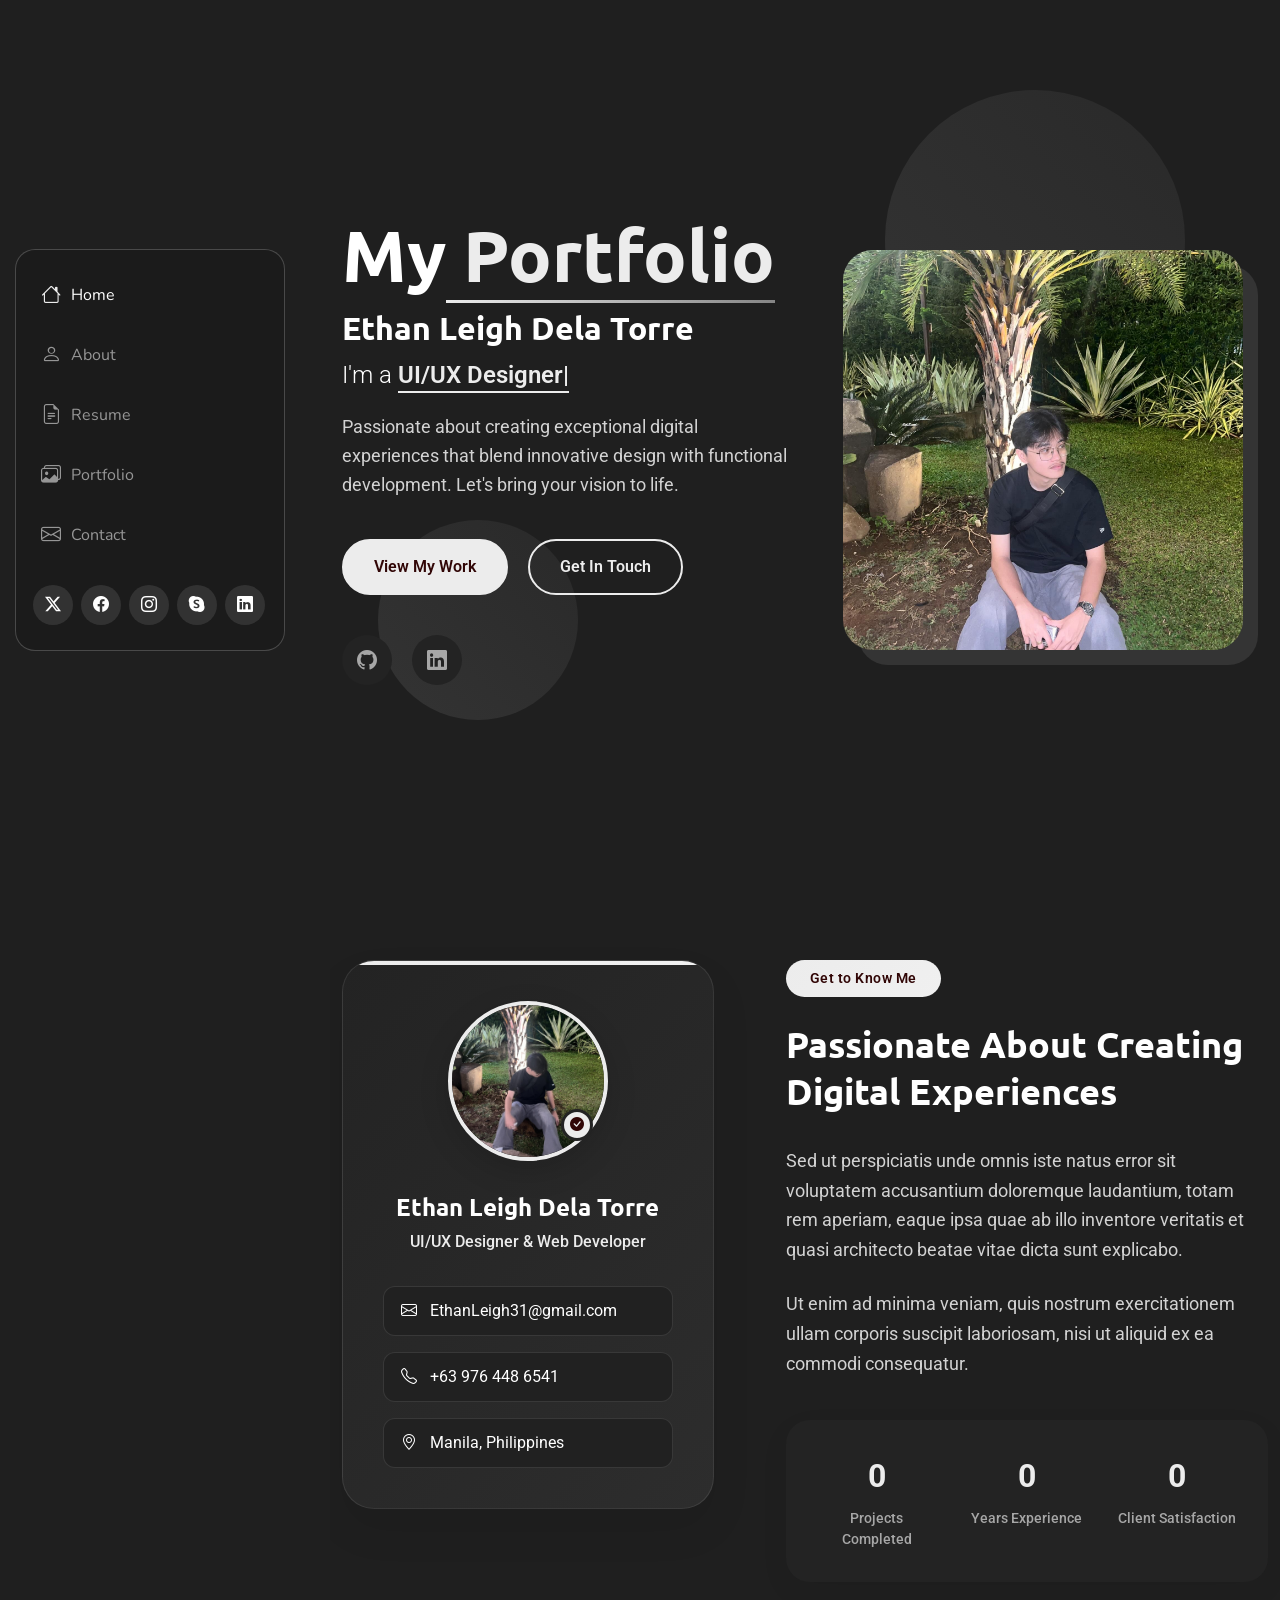
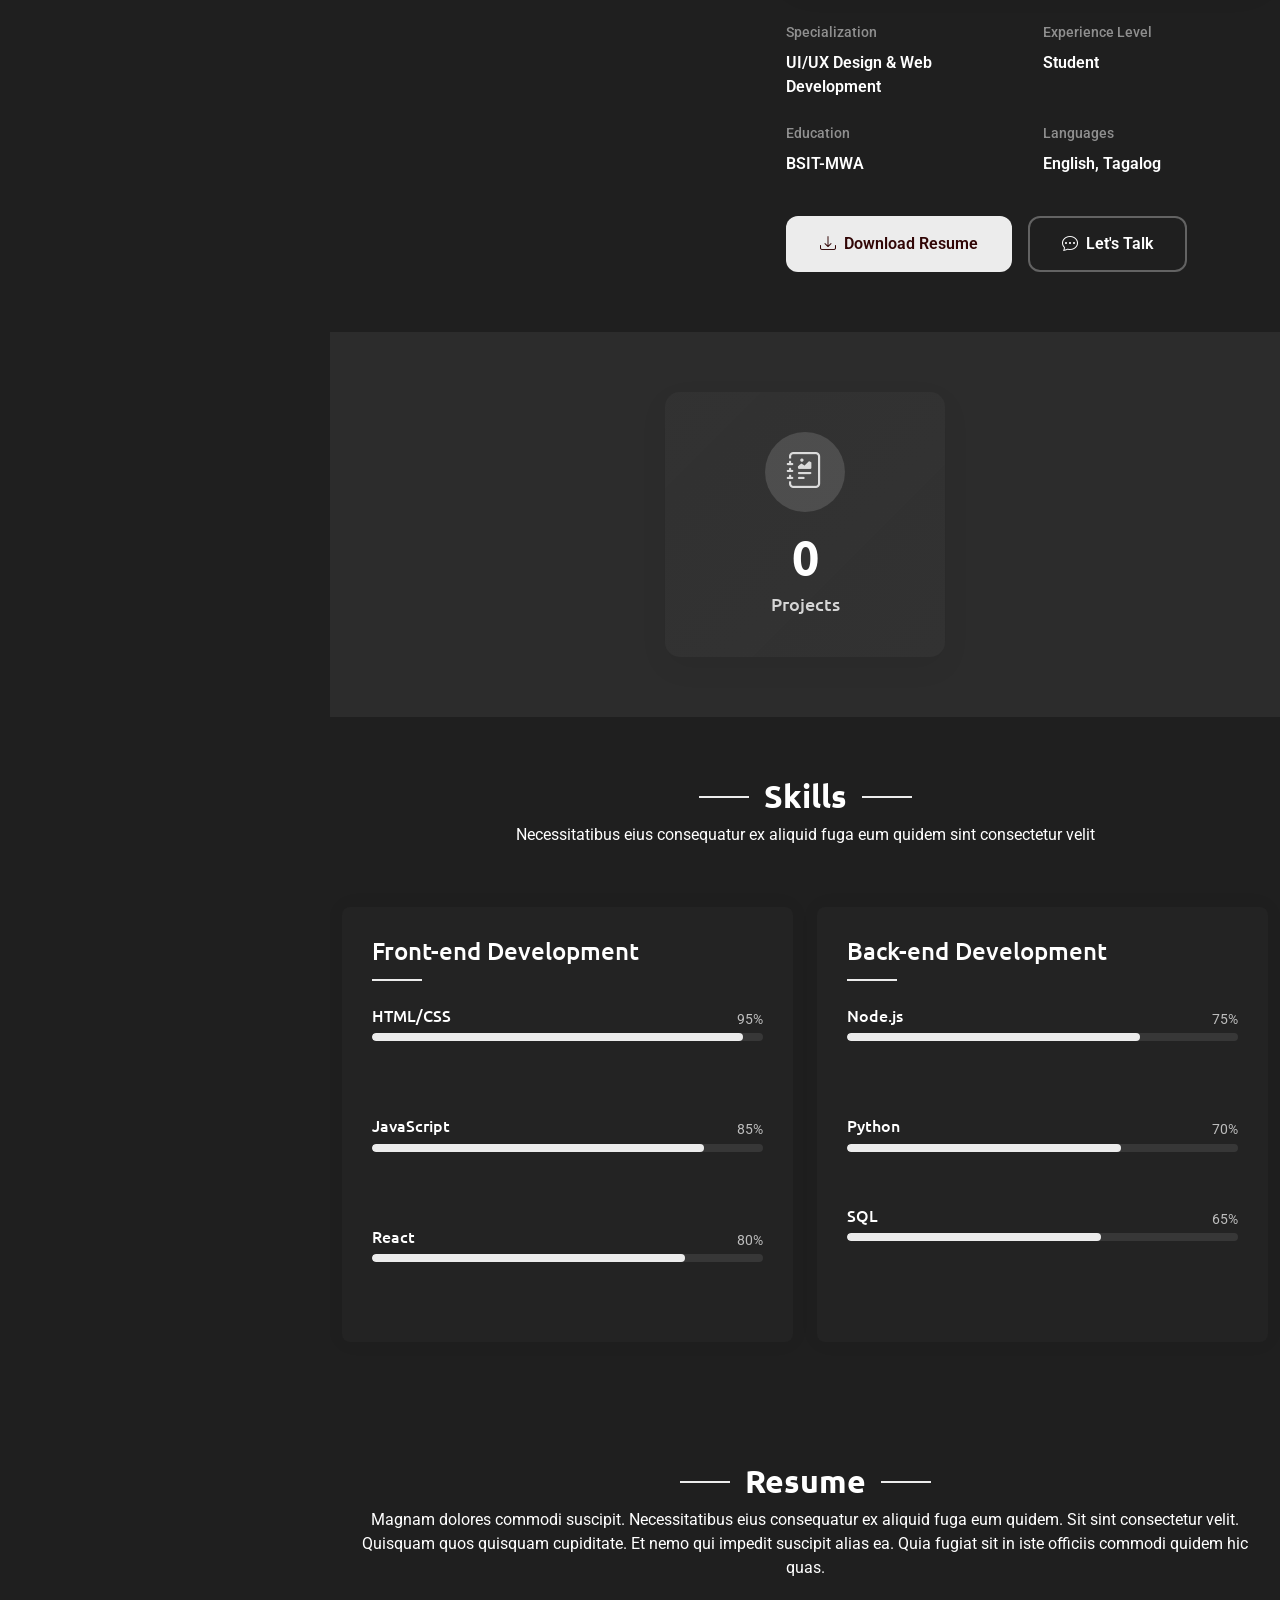
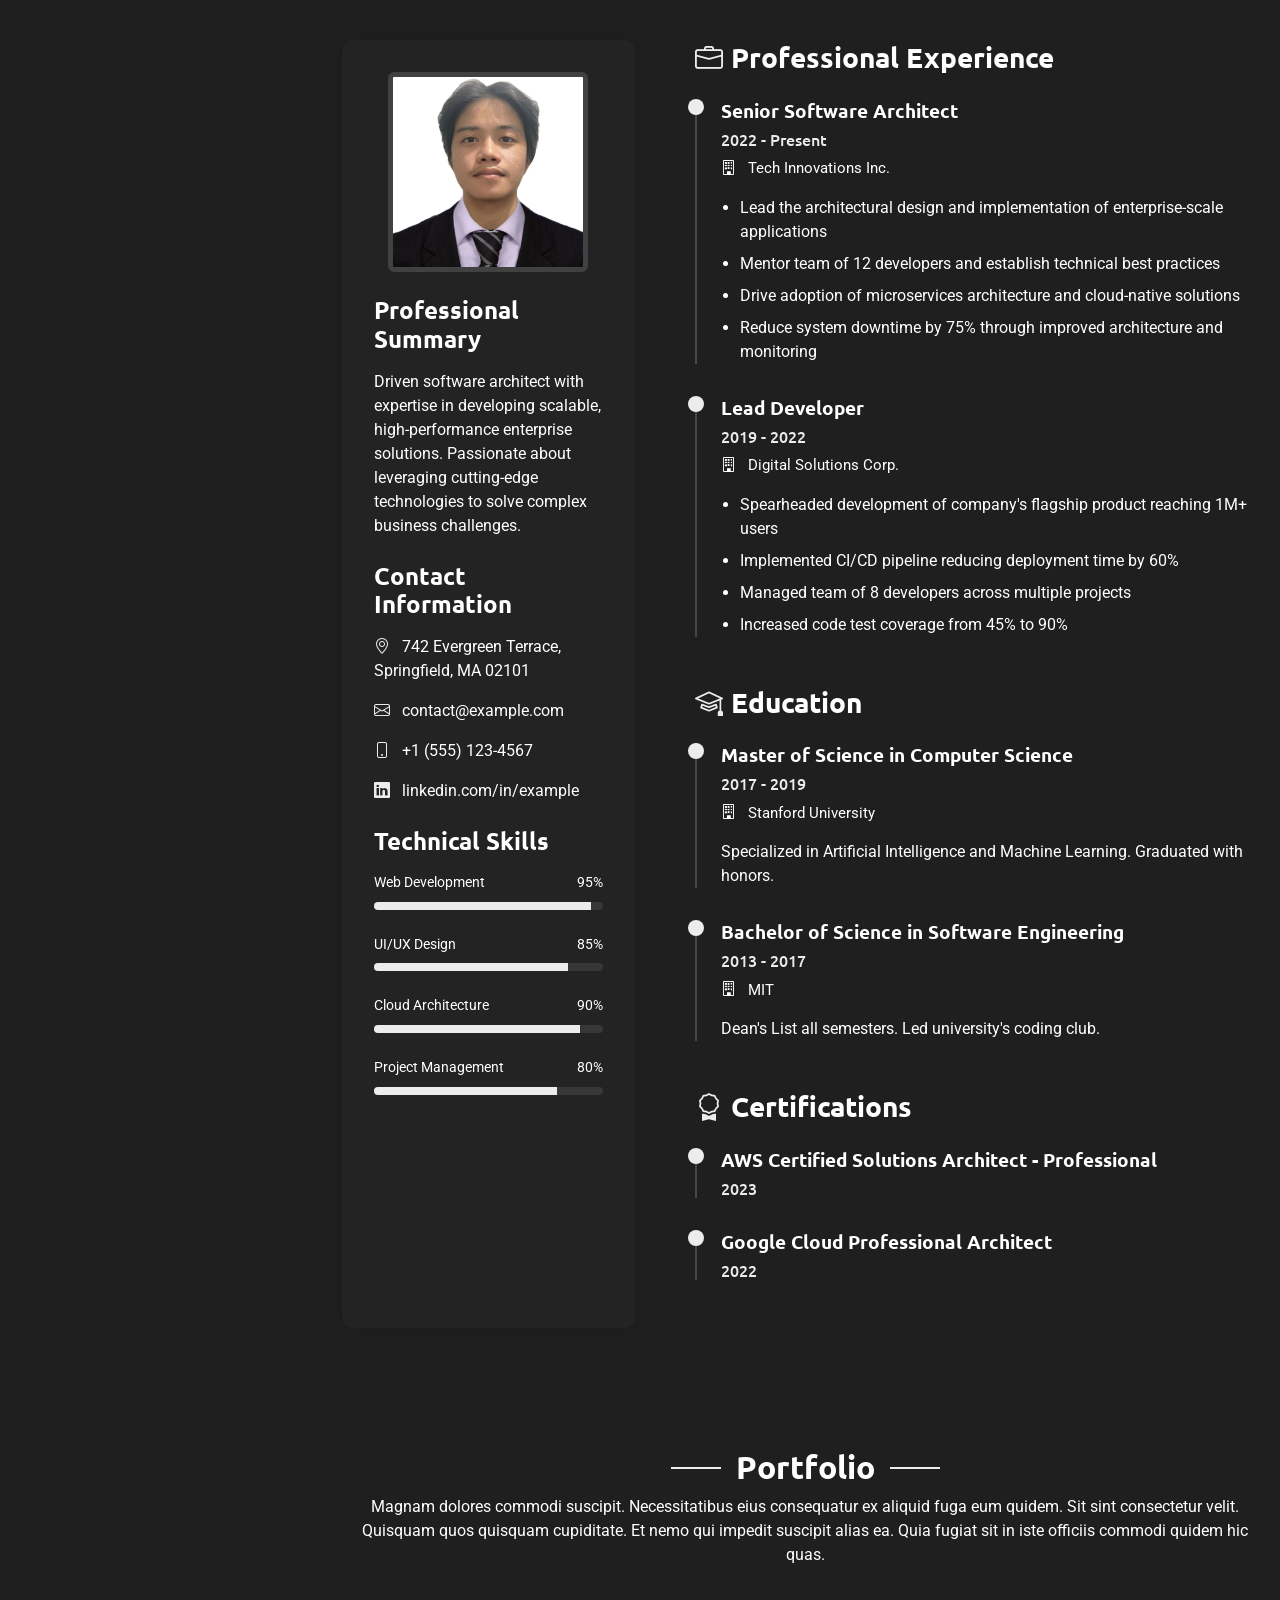
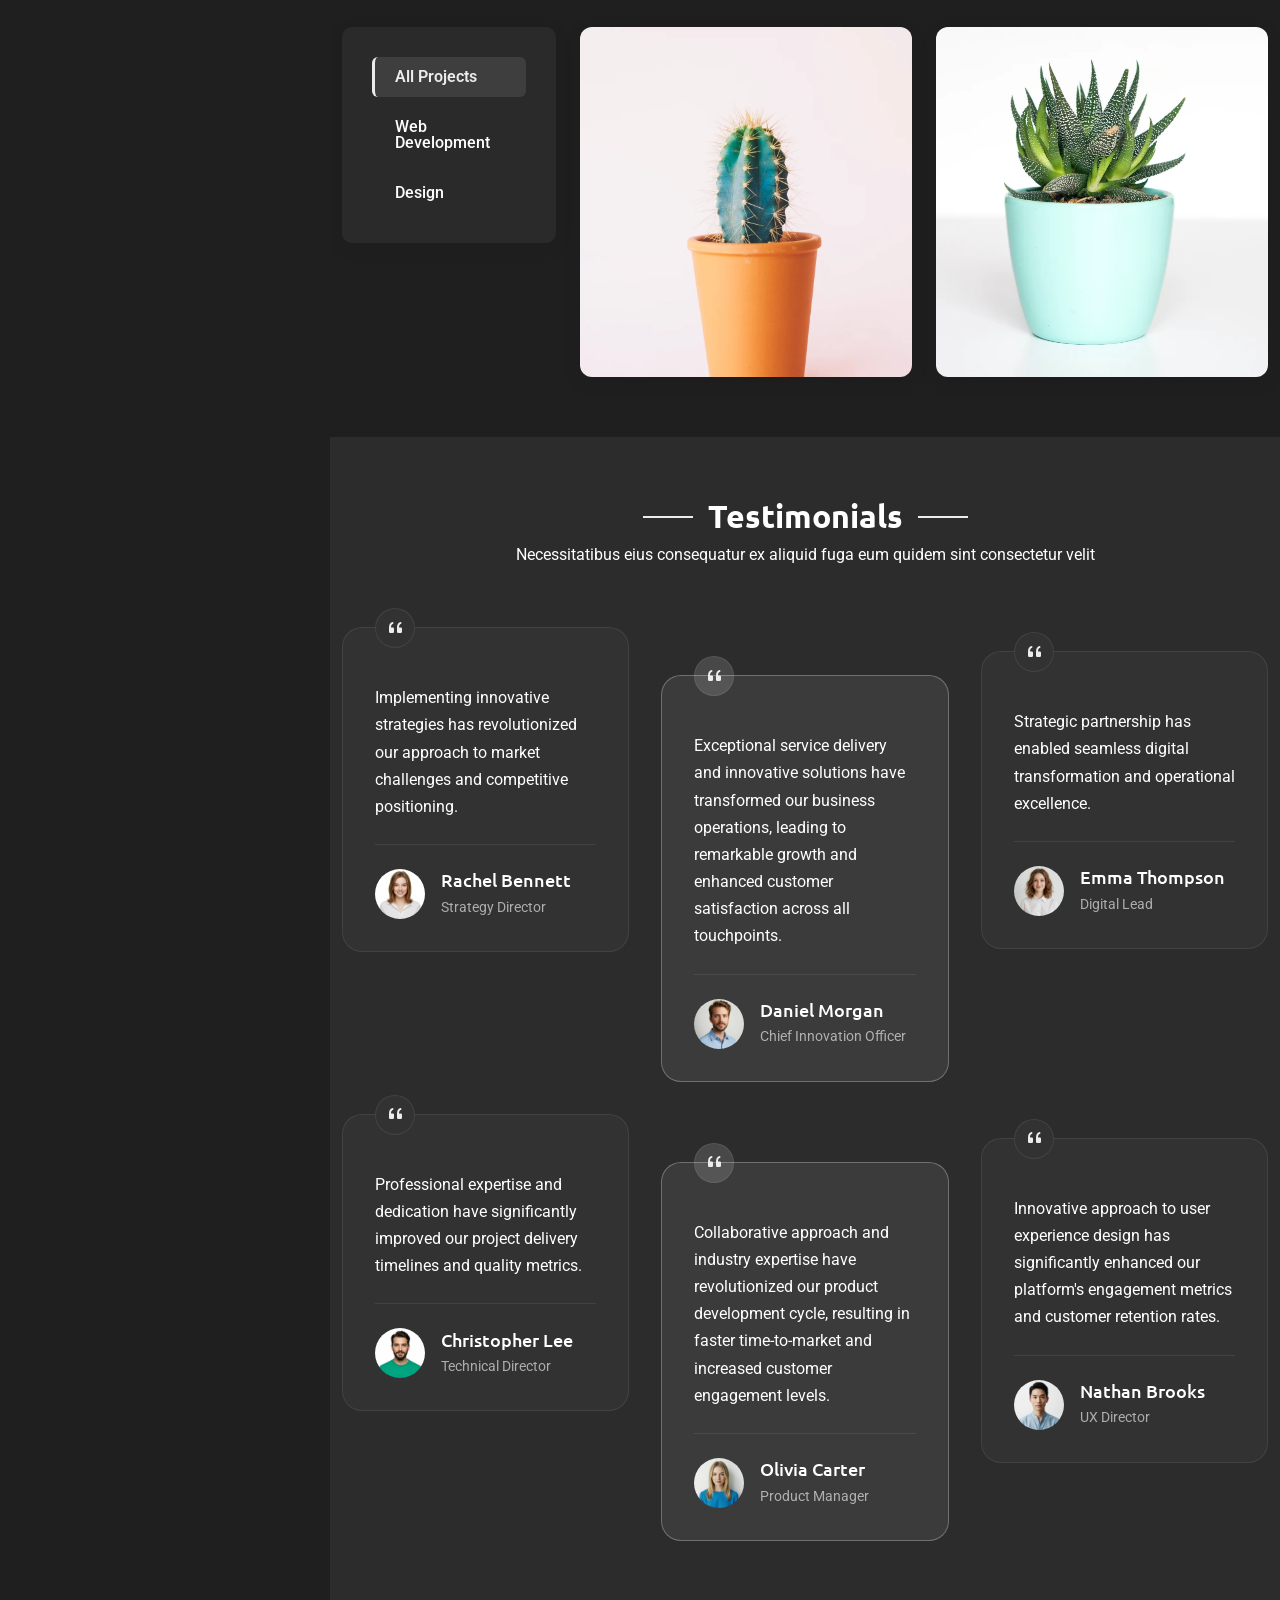
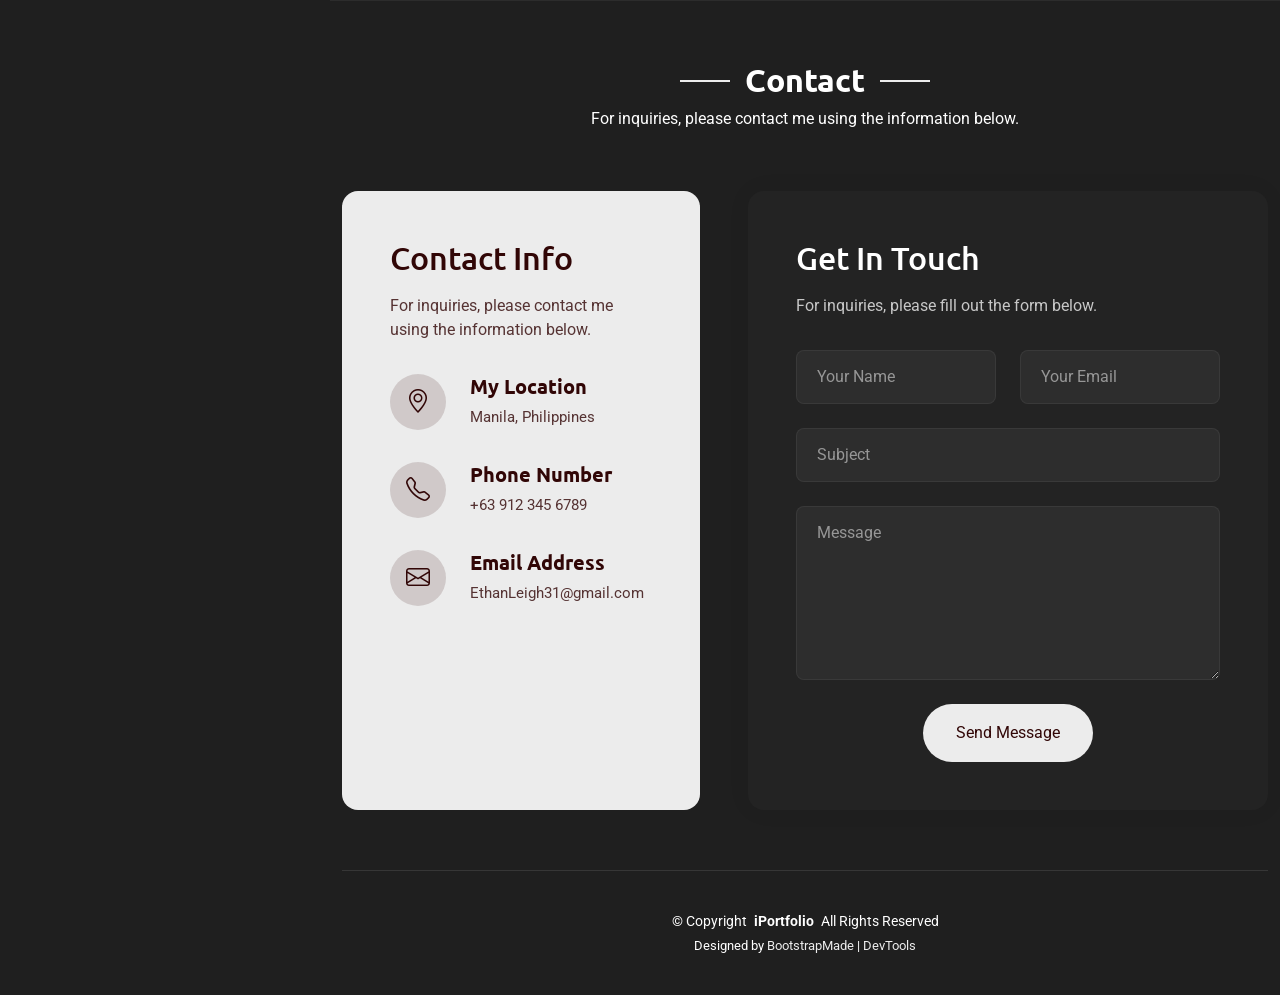
<file: index.html>
<!DOCTYPE html>
<html lang="en">

<head>
  <meta charset="utf-8">
  <meta content="width=device-width, initial-scale=1.0" name="viewport">
  <title>ELD's Portfolio</title>
  <meta name="description" content="Ethan Leigh Dela Torre's personal portfolio website">
  <meta name="keywords" content=" portfolio, web developer, UI/UX designer, Ethan Leigh Dela Torre, personal website">

  <!-- Favicons -->
  <link href="assets/img/logo.png" rel="icon">
  <link href="assets/img/logo.png" rel="logo">

  <!-- Fonts -->
  <link href="https://fonts.googleapis.com" rel="preconnect">
  <link href="https://fonts.gstatic.com" rel="preconnect" crossorigin>
  <link href="https://fonts.googleapis.com/css2?family=Roboto:ital,wght@0,100;0,300;0,400;0,500;0,700;0,900;1,100;1,300;1,400;1,500;1,700;1,900&family=Ubuntu:ital,wght@0,300;0,400;0,500;0,700;1,300;1,400;1,500;1,700&family=Nunito:ital,wght@0,200;0,300;0,400;0,500;0,600;0,700;0,800;0,900;1,200;1,300;1,400;1,500;1,600;1,700;1,800;1,900&display=swap" rel="stylesheet">

  <!-- Vendor CSS Files -->
  <link href="assets/vendor/bootstrap/css/bootstrap.min.css" rel="stylesheet">
  <link href="assets/vendor/bootstrap-icons/bootstrap-icons.css" rel="stylesheet">
  <link href="assets/vendor/aos/aos.css" rel="stylesheet">
  <link href="assets/vendor/glightbox/css/glightbox.min.css" rel="stylesheet">
  <link href="assets/vendor/swiper/swiper-bundle.min.css" rel="stylesheet">

  <!-- Main CSS File -->
  <link href="assets/css/main.css" rel="stylesheet">
</head>

<body class="index-page">

  <header id="header" class="header dark-background d-flex flex-column justify-content-center">
    <i class="header-toggle d-xl-none bi bi-list"></i>

    <div class="header-container d-flex flex-column align-items-start">
      <nav id="navmenu" class="navmenu">
        <ul>
          <li><a href="#hero" class="active"><i class="bi bi-house navicon"></i>Home</a></li>
          <li><a href="#about"><i class="bi bi-person navicon"></i> About</a></li>
          <li><a href="#resume"><i class="bi bi-file-earmark-text navicon"></i> Resume</a></li>
          <li><a href="#portfolio"><i class="bi bi-images navicon"></i> Portfolio</a></li>
          <li><a href="#contact"><i class="bi bi-envelope navicon"></i> Contact</a></li>
        </ul>
      </nav>

      <div class="social-links text-center">
        <a href="#" class="twitter"><i class="bi bi-twitter-x"></i></a>
        <a href="#" class="facebook"><i class="bi bi-facebook"></i></a>
        <a href="#" class="instagram"><i class="bi bi-instagram"></i></a>
        <a href="#" class="google-plus"><i class="bi bi-skype"></i></a>
        <a href="#" class="linkedin"><i class="bi bi-linkedin"></i></a>
      </div>

    </div>

  </header>

  <main class="main">

    <!-- Hero Section -->
    <section id="hero" class="hero section">

      <div class="background-elements">
        <div class="bg-circle circle-1"></div>
        <div class="bg-circle circle-2"></div>
      </div>

      <div class="hero-content">

        <div class="container">
          <div class="row align-items-center">

            <div class="col-lg-6" data-aos="fade-right" data-aos-delay="100">
              <div class="hero-text">
                <h1>My<span class="accent-text"> Portfolio</span></h1>
                <h2>Ethan Leigh Dela Torre</h2>
                <p class="lead">I'm a <span class="typed" data-typed-items="UI/UX Designer, Web Developer"></span></p>
                <p class="description">Passionate about creating exceptional digital experiences that blend innovative design with functional development. Let's bring your vision to life.</p>

                <div class="hero-actions">
                  <a href="#portfolio" class="btn btn-primary">View My Work</a>
                  <a href="#contact" class="btn btn-outline">Get In Touch</a>
                </div>

                <div class="social-links">
                  <a href="https://github.com/ethanleigh31-commits" class="contact-item">
                    <i class="bi bi-github"></i>
                  </a>
                  <a href="https://www.linkedin.com/in/ethan-leigh-3b996b360/" class="contact-item">
                    <i class="bi bi-linkedin"></i>
                  </a>
                </div>
              </div>
            </div>

            <div class="col-lg-6" data-aos="fade-left" data-aos-delay="200">
              <div class="hero-visual">
                <div class="profile-container">
                  <div class="profile-background"></div>
                  <img src="assets/img/profile/YCPC8177.JPG" alt="Ethan Leigh Dela Torre" class="profile-image">
                </div>
              </div>
            </div>

          </div>
        </div>
      </div>

    </section><!-- /Hero Section -->

    <!-- About Section -->
    <section id="about" class="about section">

      <div class="container" data-aos="fade-up" data-aos-delay="100">

        <div class="row">
          <div class="col-lg-5" data-aos="zoom-in" data-aos-delay="200">
            <div class="profile-card">
              <div class="profile-header">
                <div class="profile-image">
                  <img src="assets/img/profile/JDWV8035.JPG" alt="Profile Image" class="img-fluid">
                </div>
                <div class="profile-badge">
                  <i class="bi bi-check-circle-fill"></i>
                </div>
              </div>

              <div class="profile-content">
                <h3>Ethan Leigh Dela Torre</h3>
                <p class="profession">UI/UX Designer &amp; Web Developer</p>

                <div class="contact-links">
                  <a href="mailto:EthanLeigh31@gmail.com" class="contact-item">
                    <i class="bi bi-envelope"></i>
                    EthanLeigh31@gmail.com
                  </a>
                  <a href="tel:+639764486541" class="contact-item">
                    <i class="bi bi-telephone"></i>
                    +63 976 448 6541
                  </a>
                  <a href="https://www.google.com/maps/place/Manila,+Philippines" target="_blank" class="contact-item">
                    <i class="bi bi-geo-alt"></i>
                    Manila, Philippines
                  </a>
                </div>
              </div>
            </div>
          </div>

          <div class="col-lg-7" data-aos="fade-left" data-aos-delay="300">
            <div class="about-content">
              <div class="section-header">
                <span class="badge-text">Get to Know Me</span>
                <h2>Passionate About Creating Digital Experiences</h2>
              </div>

              <div class="description">
                <p>Sed ut perspiciatis unde omnis iste natus error sit voluptatem accusantium doloremque laudantium, totam rem aperiam, eaque ipsa quae ab illo inventore veritatis et quasi architecto beatae vitae dicta sunt explicabo.</p>

                <p>Ut enim ad minima veniam, quis nostrum exercitationem ullam corporis suscipit laboriosam, nisi ut aliquid ex ea commodi consequatur.</p>
              </div>

              <div class="stats-grid">
                <div class="stat-item">
                  <div class="stat-number">0</div>
                  <div class="stat-label">Projects Completed</div>
                </div>
                <div class="stat-item">
                  <div class="stat-number">0</div>
                  <div class="stat-label">Years Experience</div>
                </div>
                <div class="stat-item">
                  <div class="stat-number">0</div>
                  <div class="stat-label">Client Satisfaction</div>
                </div>
              </div>

              <div class="details-grid">
                <div class="detail-row">
                  <div class="detail-item">
                    <span class="detail-label">Specialization</span>
                    <span class="detail-value">UI/UX Design &amp; Web Development</span>
                  </div>
                  <div class="detail-item">
                    <span class="detail-label">Experience Level</span>
                    <span class="detail-value">Student</span>
                  </div>
                </div>
                <div class="detail-row">
                  <div class="detail-item">
                    <span class="detail-label">Education</span>
                    <span class="detail-value">BSIT-MWA</span>
                  </div>
                  <div class="detail-item">
                    <span class="detail-label">Languages</span>
                    <span class="detail-value">English, Tagalog</span>
                  </div>
                </div>
              </div>

              <div class="cta-section">
                <a href="Ethan Leigh Résumé.pdf" download="Ethan Leigh Résumé.pdf" class="btn btn-primary">
                  <i class="bi bi-download"></i>
                  Download Resume
                </a>
                <a href="https://www.linkedin.com/in/ethan-leigh-3b996b360/" class="btn btn-outline">
                  <i class="bi bi-chat-dots"></i>
                  Let's Talk
                </a>
              </div>
            </div>
          </div>
        </div>

      </div>

    </section><!-- /About Section -->

    <!-- Stats Section -->
    <section id="stats" class="stats section light-background">

      <div class="container" data-aos="fade-up" data-aos-delay="100">

        <div class="row justify-content-center">
          <div class="col-lg-10">
            <div class="stats-wrapper">

              <div class="stats-item" data-aos="zoom-in" data-aos-delay="200">
                <div class="icon-wrapper">
                  <i class="bi bi-journal-richtext"></i>
                </div>
                <span data-purecounter-start="0" data-purecounter-end="0" data-purecounter-duration="1" class="purecounter"></span>
                <p>Projects</p>
              </div><!-- End Stats Item -->
              
            </div>
          </div>
        </div>

      </div>

    </section><!-- /Stats Section -->

    <!-- Skills Section -->
    <section id="skills" class="skills section">

      <!-- Section Title -->
      <div class="container section-title" data-aos="fade-up">
        <h2>Skills</h2>
        <p>Necessitatibus eius consequatur ex aliquid fuga eum quidem sint consectetur velit</p>
      </div><!-- End Section Title -->

      <div class="container" data-aos="fade-up" data-aos-delay="100">

        <div class="row">
          <div class="col-lg-6">
            <div class="skills-category" data-aos="fade-up" data-aos-delay="200">
              <h3>Front-end Development</h3>
              <div class="skills-animation">
                <div class="skill-item">
                  <div class="d-flex justify-content-between align-items-center">
                    <h4>HTML/CSS</h4>
                    <span class="skill-percentage">95%</span>
                  </div>
                  <div class="progress">
                    <div class="progress-bar" role="progressbar" aria-valuenow="95" aria-valuemin="0" aria-valuemax="100"></div>
                  </div>
                  <div class="skill-tooltip">Expert level knowledge of semantic HTML5 and modern CSS3 techniques</div>
                </div>

                <div class="skill-item">
                  <div class="d-flex justify-content-between align-items-center">
                    <h4>JavaScript</h4>
                    <span class="skill-percentage">85%</span>
                  </div>
                  <div class="progress">
                    <div class="progress-bar" role="progressbar" aria-valuenow="85" aria-valuemin="0" aria-valuemax="100"></div>
                  </div>
                  <div class="skill-tooltip">Strong proficiency in ES6+, DOM manipulation, and modern frameworks</div>
                </div>

                <div class="skill-item">
                  <div class="d-flex justify-content-between align-items-center">
                    <h4>React</h4>
                    <span class="skill-percentage">80%</span>
                  </div>
                  <div class="progress">
                    <div class="progress-bar" role="progressbar" aria-valuenow="80" aria-valuemin="0" aria-valuemax="100"></div>
                  </div>
                  <div class="skill-tooltip">Experience with React hooks, state management, and component architecture</div>
                </div>
              </div>
            </div><!-- End Frontend Skills -->
          </div>

          <div class="col-lg-6">
            <div class="skills-category" data-aos="fade-up" data-aos-delay="300">
              <h3>Back-end Development</h3>
              <div class="skills-animation">
                <div class="skill-item">
                  <div class="d-flex justify-content-between align-items-center">
                    <h4>Node.js</h4>
                    <span class="skill-percentage">75%</span>
                  </div>
                  <div class="progress">
                    <div class="progress-bar" role="progressbar" aria-valuenow="75" aria-valuemin="0" aria-valuemax="100"></div>
                  </div>
                  <div class="skill-tooltip">Server-side JavaScript development with Express and REST APIs</div>
                </div>

                <div class="skill-item">
                  <div class="d-flex justify-content-between align-items-center">
                    <h4>Python</h4>
                    <span class="skill-percentage">70%</span>
                  </div>
                  <div class="progress">
                    <div class="progress-bar" role="progressbar" aria-valuenow="70" aria-valuemin="0" aria-valuemax="100"></div>
                  </div>
                  <div class="skill-tooltip">Python development with Django and data analysis tools</div>
                </div>

                <div class="skill-item">
                  <div class="d-flex justify-content-between align-items-center">
                    <h4>SQL</h4>
                    <span class="skill-percentage">65%</span>
                  </div>
                  <div class="progress">
                    <div class="progress-bar" role="progressbar" aria-valuenow="65" aria-valuemin="0" aria-valuemax="100"></div>
                  </div>
                  <div class="skill-tooltip">Database design, optimization, and complex queries</div>
                </div>
              </div>
            </div><!-- End Backend Skills -->
          </div>
        </div>

      </div>

    </section><!-- /Skills Section -->

    <!-- Resume Section -->
    <section id="resume" class="resume section">

      <!-- Section Title -->
      <div class="container section-title" data-aos="fade-up">
        <h2>Resume</h2>
        <p>Magnam dolores commodi suscipit. Necessitatibus eius consequatur ex aliquid fuga eum quidem. Sit sint consectetur velit. Quisquam quos quisquam cupiditate. Et nemo qui impedit suscipit alias ea. Quia fugiat sit in iste officiis commodi quidem hic quas.</p>
      </div><!-- End Section Title -->

      <div class="container" data-aos="fade-up" data-aos-delay="100">

        <div class="row gy-4">
          <!-- Left column with summary and contact -->
          <div class="col-lg-4">
            <div class="resume-side" data-aos="fade-right" data-aos-delay="100">
              <div class="profile-img mb-4">
                <img src="assets/img/profile/IMG_6845.JPG" alt="Profile" class="img-fluid rounded">
              </div>

              <h3>Professional Summary</h3>
              <p>Driven software architect with expertise in developing scalable, high-performance enterprise solutions. Passionate about leveraging cutting-edge technologies to solve complex business challenges.</p>

              <h3 class="mt-4">Contact Information</h3>
              <ul class="contact-info list-unstyled">
                <li><i class="bi bi-geo-alt"></i> 742 Evergreen Terrace, Springfield, MA 02101</li>
                <li><i class="bi bi-envelope"></i> contact@example.com</li>
                <li><i class="bi bi-phone"></i> +1 (555) 123-4567</li>
                <li><i class="bi bi-linkedin"></i> linkedin.com/in/example</li>
              </ul>

              <div class="skills-animation mt-4">
                <h3>Technical Skills</h3>
                <div class="skill-item">
                  <div class="d-flex justify-content-between">
                    <span>Web Development</span>
                    <span>95%</span>
                  </div>
                  <div class="progress">
                    <div class="progress-bar" role="progressbar" aria-valuenow="95" aria-valuemin="0" aria-valuemax="100"></div>
                  </div>
                </div>

                <div class="skill-item">
                  <div class="d-flex justify-content-between">
                    <span>UI/UX Design</span>
                    <span>85%</span>
                  </div>
                  <div class="progress">
                    <div class="progress-bar" role="progressbar" aria-valuenow="85" aria-valuemin="0" aria-valuemax="100"></div>
                  </div>
                </div>

                <div class="skill-item">
                  <div class="d-flex justify-content-between">
                    <span>Cloud Architecture</span>
                    <span>90%</span>
                  </div>
                  <div class="progress">
                    <div class="progress-bar" role="progressbar" aria-valuenow="90" aria-valuemin="0" aria-valuemax="100"></div>
                  </div>
                </div>

                <div class="skill-item">
                  <div class="d-flex justify-content-between">
                    <span>Project Management</span>
                    <span>80%</span>
                  </div>
                  <div class="progress">
                    <div class="progress-bar" role="progressbar" aria-valuenow="80" aria-valuemin="0" aria-valuemax="100"></div>
                  </div>
                </div>
              </div>
            </div>
          </div>

          <!-- Right column with experience and education -->
          <div class="col-lg-8 ps-4 ps-lg-5">
            <!-- Experience Section -->
            <div class="resume-section" data-aos="fade-up">
              <h3><i class="bi bi-briefcase me-2"></i>Professional Experience</h3>

              <div class="resume-item">
                <h4>Senior Software Architect</h4>
                <h5>2022 - Present</h5>
                <p class="company"><i class="bi bi-building"></i> Tech Innovations Inc.</p>
                <ul>
                  <li>Lead the architectural design and implementation of enterprise-scale applications</li>
                  <li>Mentor team of 12 developers and establish technical best practices</li>
                  <li>Drive adoption of microservices architecture and cloud-native solutions</li>
                  <li>Reduce system downtime by 75% through improved architecture and monitoring</li>
                </ul>
              </div>

              <div class="resume-item">
                <h4>Lead Developer</h4>
                <h5>2019 - 2022</h5>
                <p class="company"><i class="bi bi-building"></i> Digital Solutions Corp.</p>
                <ul>
                  <li>Spearheaded development of company's flagship product reaching 1M+ users</li>
                  <li>Implemented CI/CD pipeline reducing deployment time by 60%</li>
                  <li>Managed team of 8 developers across multiple projects</li>
                  <li>Increased code test coverage from 45% to 90%</li>
                </ul>
              </div>
            </div>

            <!-- Education Section -->
            <div class="resume-section" data-aos="fade-up" data-aos-delay="100">
              <h3><i class="bi bi-mortarboard me-2"></i>Education</h3>

              <div class="resume-item">
                <h4>Master of Science in Computer Science</h4>
                <h5>2017 - 2019</h5>
                <p class="company"><i class="bi bi-building"></i> Stanford University</p>
                <p>Specialized in Artificial Intelligence and Machine Learning. Graduated with honors.</p>
              </div>

              <div class="resume-item">
                <h4>Bachelor of Science in Software Engineering</h4>
                <h5>2013 - 2017</h5>
                <p class="company"><i class="bi bi-building"></i> MIT</p>
                <p>Dean's List all semesters. Led university's coding club.</p>
              </div>
            </div>

            <!-- Certifications Section -->
            <div class="resume-section" data-aos="fade-up" data-aos-delay="200">
              <h3><i class="bi bi-award me-2"></i>Certifications</h3>

              <div class="resume-item">
                <h4>AWS Certified Solutions Architect - Professional</h4>
                <h5>2023</h5>
              </div>

              <div class="resume-item">
                <h4>Google Cloud Professional Architect</h4>
                <h5>2022</h5>
              </div>
            </div>
          </div>
        </div>

      </div>

    </section><!-- /Resume Section -->

    <!-- Portfolio Section -->
    <section id="portfolio" class="portfolio section">

      <!-- Section Title -->
      <div class="container section-title" data-aos="fade-up">
        <h2>Portfolio</h2>
        <p>Magnam dolores commodi suscipit. Necessitatibus eius consequatur ex aliquid fuga eum quidem. Sit sint consectetur velit. Quisquam quos quisquam cupiditate. Et nemo qui impedit suscipit alias ea. Quia fugiat sit in iste officiis commodi quidem hic quas.</p>
      </div><!-- End Section Title -->

      <div class="container" data-aos="fade-up" data-aos-delay="100">

        <div class="isotope-layout" data-default-filter="*" data-layout="masonry" data-sort="original-order">

          <div class="row">
            <div class="col-lg-3 filter-sidebar">
              <div class="filters-wrapper" data-aos="fade-right" data-aos-delay="150">
                <ul class="portfolio-filters isotope-filters">
                  <li data-filter="*" class="filter-active">All Projects</li>
                  <li data-filter=".filter-photography">Web Development</li>
                  <li data-filter=".filter-design">Design</li>
                </ul>
              </div>
            </div>

            <div class="col-lg-9">
              <div class="row gy-4 portfolio-container isotope-container" data-aos="fade-up" data-aos-delay="200">

                <div class="col-lg-6 col-md-6 portfolio-item isotope-item filter-photography">
                  <div class="portfolio-wrap">
                    <img src="assets/img/portfolio/portfolio-portrait-1.webp" class="img-fluid" alt="Portfolio Image" loading="lazy">
                    <div class="portfolio-info">
                      <div class="content">
                        <span class="category">Web Development</span>
                        <h4>Web Development Project</h4>
                        <div class="portfolio-links">
                          <a href="assets/img/portfolio/portfolio-portrait-1.webp" class="glightbox" title="Web Development Project"><i class="bi bi-plus-lg"></i></a>
                          <a href="portfolio-details.html" title="More Details"><i class="bi bi-arrow-right"></i></a>
                        </div>
                      </div>
                    </div>
                  </div>
                </div><!-- End Portfolio Item -->

                <div class="col-lg-6 col-md-6 portfolio-item isotope-item filter-design">
                  <div class="portfolio-wrap">
                    <img src="assets/img/portfolio/portfolio-2.webp" class="img-fluid" alt="Portfolio Image" loading="lazy">
                    <div class="portfolio-info">
                      <div class="content">
                        <span class="category">UI/UX Designs</span>
                        <h4>Woodcraft Design</h4>
                        <div class="portfolio-links">
                          <a href="assets/img/portfolio/portfolio-2.webp" class="glightbox" title="Woodcraft Design"><i class="bi bi-plus-lg"></i></a>
                          <a href="portfolio-details.html" title="More Details"><i class="bi bi-arrow-right"></i></a>
                        </div>
                      </div>
                    </div>
                  </div>
                </div><!-- End Portfolio Item -->
              </div><!-- End Portfolio Container -->
            </div>
          </div>

        </div>

      </div>

    </section><!-- /Portfolio Section -->

    <!-- Testimonials Section -->
    <section id="testimonials" class="testimonials section light-background">

      <!-- Section Title -->
      <div class="container section-title" data-aos="fade-up">
        <h2>Testimonials</h2>
        <p>Necessitatibus eius consequatur ex aliquid fuga eum quidem sint consectetur velit</p>
      </div><!-- End Section Title -->

      <div class="container">

        <div class="testimonial-masonry">

          <div class="testimonial-item" data-aos="fade-up">
            <div class="testimonial-content">
              <div class="quote-pattern">
                <i class="bi bi-quote"></i>
              </div>
              <p>Implementing innovative strategies has revolutionized our approach to market challenges and competitive positioning.</p>
              <div class="client-info">
                <div class="client-image">
                  <img src="assets/img/person/person-f-7.webp" alt="Client">
                </div>
                <div class="client-details">
                  <h3>Rachel Bennett</h3>
                  <span class="position">Strategy Director</span>
                </div>
              </div>
            </div>
          </div>

          <div class="testimonial-item highlight" data-aos="fade-up" data-aos-delay="100">
            <div class="testimonial-content">
              <div class="quote-pattern">
                <i class="bi bi-quote"></i>
              </div>
              <p>Exceptional service delivery and innovative solutions have transformed our business operations, leading to remarkable growth and enhanced customer satisfaction across all touchpoints.</p>
              <div class="client-info">
                <div class="client-image">
                  <img src="assets/img/person/person-m-7.webp" alt="Client">
                </div>
                <div class="client-details">
                  <h3>Daniel Morgan</h3>
                  <span class="position">Chief Innovation Officer</span>
                </div>
              </div>
            </div>
          </div>

          <div class="testimonial-item" data-aos="fade-up" data-aos-delay="200">
            <div class="testimonial-content">
              <div class="quote-pattern">
                <i class="bi bi-quote"></i>
              </div>
              <p>Strategic partnership has enabled seamless digital transformation and operational excellence.</p>
              <div class="client-info">
                <div class="client-image">
                  <img src="assets/img/person/person-f-8.webp" alt="Client">
                </div>
                <div class="client-details">
                  <h3>Emma Thompson</h3>
                  <span class="position">Digital Lead</span>
                </div>
              </div>
            </div>
          </div>

          <div class="testimonial-item" data-aos="fade-up" data-aos-delay="300">
            <div class="testimonial-content">
              <div class="quote-pattern">
                <i class="bi bi-quote"></i>
              </div>
              <p>Professional expertise and dedication have significantly improved our project delivery timelines and quality metrics.</p>
              <div class="client-info">
                <div class="client-image">
                  <img src="assets/img/person/person-m-8.webp" alt="Client">
                </div>
                <div class="client-details">
                  <h3>Christopher Lee</h3>
                  <span class="position">Technical Director</span>
                </div>
              </div>
            </div>
          </div>

          <div class="testimonial-item highlight" data-aos="fade-up" data-aos-delay="400">
            <div class="testimonial-content">
              <div class="quote-pattern">
                <i class="bi bi-quote"></i>
              </div>
              <p>Collaborative approach and industry expertise have revolutionized our product development cycle, resulting in faster time-to-market and increased customer engagement levels.</p>
              <div class="client-info">
                <div class="client-image">
                  <img src="assets/img/person/person-f-9.webp" alt="Client">
                </div>
                <div class="client-details">
                  <h3>Olivia Carter</h3>
                  <span class="position">Product Manager</span>
                </div>
              </div>
            </div>
          </div>

          <div class="testimonial-item" data-aos="fade-up" data-aos-delay="500">
            <div class="testimonial-content">
              <div class="quote-pattern">
                <i class="bi bi-quote"></i>
              </div>
              <p>Innovative approach to user experience design has significantly enhanced our platform's engagement metrics and customer retention rates.</p>
              <div class="client-info">
                <div class="client-image">
                  <img src="assets/img/person/person-m-13.webp" alt="Client">
                </div>
                <div class="client-details">
                  <h3>Nathan Brooks</h3>
                  <span class="position">UX Director</span>
                </div>
              </div>
            </div>
          </div>

        </div>

      </div>

    </section><!-- /Testimonials Section -->

    <!-- Contact Section -->
    <section id="contact" class="contact section">

      <!-- Section Title -->
      <div class="container section-title" data-aos="fade-up">
        <h2>Contact</h2>
        <p>For inquiries, please contact me using the information below.</p>
      </div><!-- End Section Title -->

      <div class="container">

        <div class="row g-4 g-lg-5">
          <div class="col-lg-5">
            <div class="info-box">
              <h3>Contact Info</h3>
              <p>For inquiries, please contact me using the information below.</p>

              <div class="info-item">
                <div class="icon-box">
                  <i class="bi bi-geo-alt"></i>
                </div>
                <div class="content">
                  <h4>My Location</h4>
                  <p>Manila, Philippines</p>
                </div>
              </div>

              <div class="info-item">
                <div class="icon-box">
                  <i class="bi bi-telephone"></i>
                </div>
                <div class="content">
                  <h4>Phone Number</h4>
                  <p>+63 912 345 6789</p>
                </div>
              </div>

              <div class="info-item">
                <div class="icon-box">
                  <i class="bi bi-envelope"></i>
                </div>
                <div class="content">
                  <h4>Email Address</h4>
                  <p>EthanLeigh31@gmail.com</p>
                </div>
              </div>
            </div>
          </div>

          <div class="col-lg-7">
            <div class="contact-form">
              <h3>Get In Touch</h3>
              <p>For inquiries, please fill out the form below.</p>

              <form action="forms/contact.php" method="post" class="php-email-form">
                <div class="row gy-4">

                  <div class="col-md-6">
                    <input type="text" name="name" class="form-control" placeholder="Your Name" required="">
                  </div>

                  <div class="col-md-6 ">
                    <input type="email" class="form-control" name="email" placeholder="Your Email" required="">
                  </div>

                  <div class="col-12">
                    <input type="text" class="form-control" name="subject" placeholder="Subject" required="">
                  </div>

                  <div class="col-12">
                    <textarea class="form-control" name="message" rows="6" placeholder="Message" required=""></textarea>
                  </div>

                  <div class="col-12 text-center">
                    <div class="loading">Loading</div>
                    <div class="error-message"></div>
                    <div class="sent-message">Your message has been sent. Thank you!</div>

                    <button type="submit" class="btn">Send Message</button>
                  </div>

                </div>
              </form>

            </div>
          </div>

        </div>

      </div>

    </section><!-- /Contact Section -->

  </main>

  <footer id="footer" class="footer position-relative">

    <div class="container">
      <div class="copyright text-center ">
        <p>© <span>Copyright</span> <strong class="px-1 sitename">iPortfolio</strong> <span>All Rights Reserved</span></p>
      </div>
      <div class="credits">
        <!-- All the links in the footer should remain intact. -->
        <!-- You can delete the links only if you've purchased the pro version. -->
        <!-- Licensing information: https://bootstrapmade.com/license/ -->
        <!-- Purchase the pro version with working PHP/AJAX contact form: [buy-url] -->
        Designed by <a href="https://bootstrapmade.com/">BootstrapMade</a> | <a href="https://bootstrapmade.com/tools/">DevTools</a>
      </div>
    </div>

  </footer>

  <!-- Scroll Top -->
  <a href="#" id="scroll-top" class="scroll-top d-flex align-items-center justify-content-center"><i class="bi bi-arrow-up-short"></i></a>

  <!-- Preloader -->
  <div id="preloader"></div>

  <!-- Vendor JS Files -->
  <script src="assets/vendor/bootstrap/js/bootstrap.bundle.min.js"></script>
  <script src="assets/vendor/php-email-form/validate.js"></script>
  <script src="assets/vendor/aos/aos.js"></script>
  <script src="assets/vendor/typed.js/typed.umd.js"></script>
  <script src="assets/vendor/purecounter/purecounter_vanilla.js"></script>
  <script src="assets/vendor/waypoints/noframework.waypoints.js"></script>
  <script src="assets/vendor/isotope-layout/isotope.pkgd.min.js"></script>
  <script src="assets/vendor/imagesloaded/imagesloaded.pkgd.min.js"></script>
  <script src="assets/vendor/glightbox/js/glightbox.min.js"></script>
  <script src="assets/vendor/swiper/swiper-bundle.min.js"></script>

  <!-- Main JS File -->
  <script src="assets/js/main.js"></script>

</body>

</html>
</file>
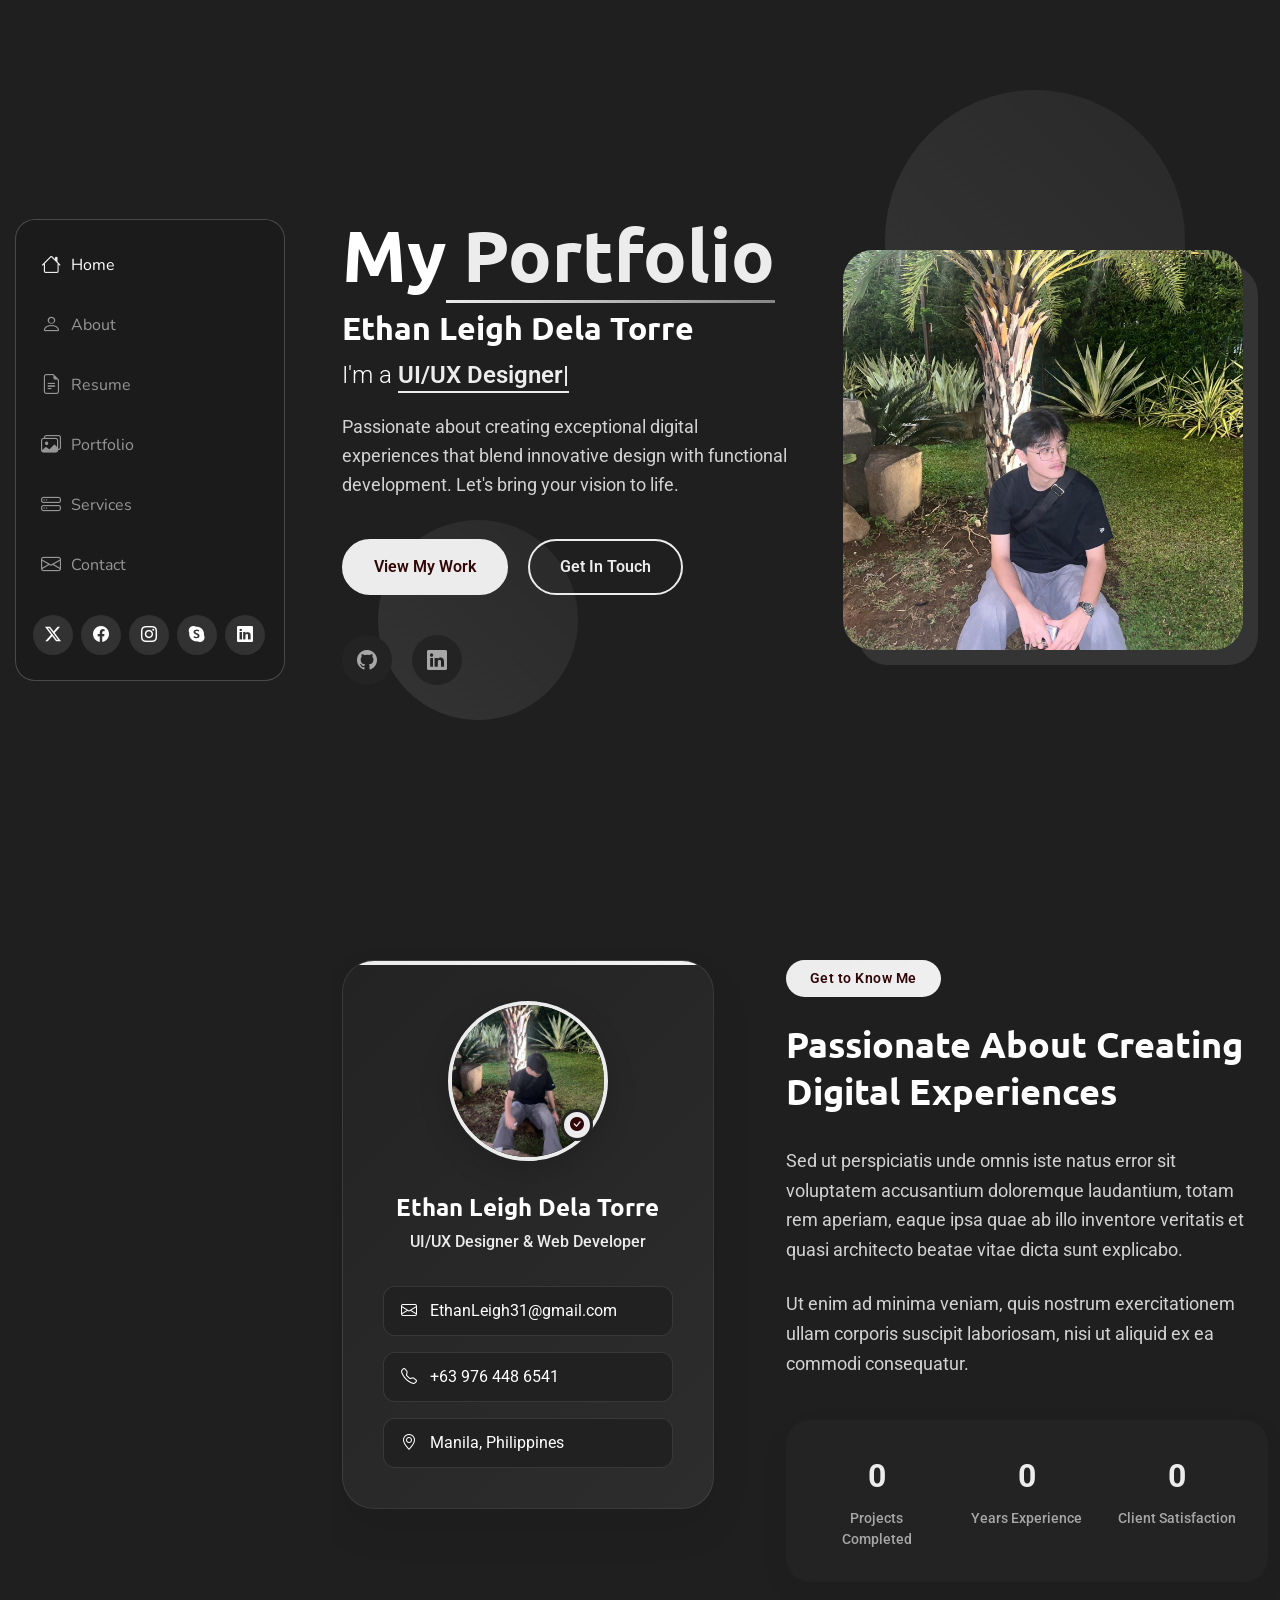
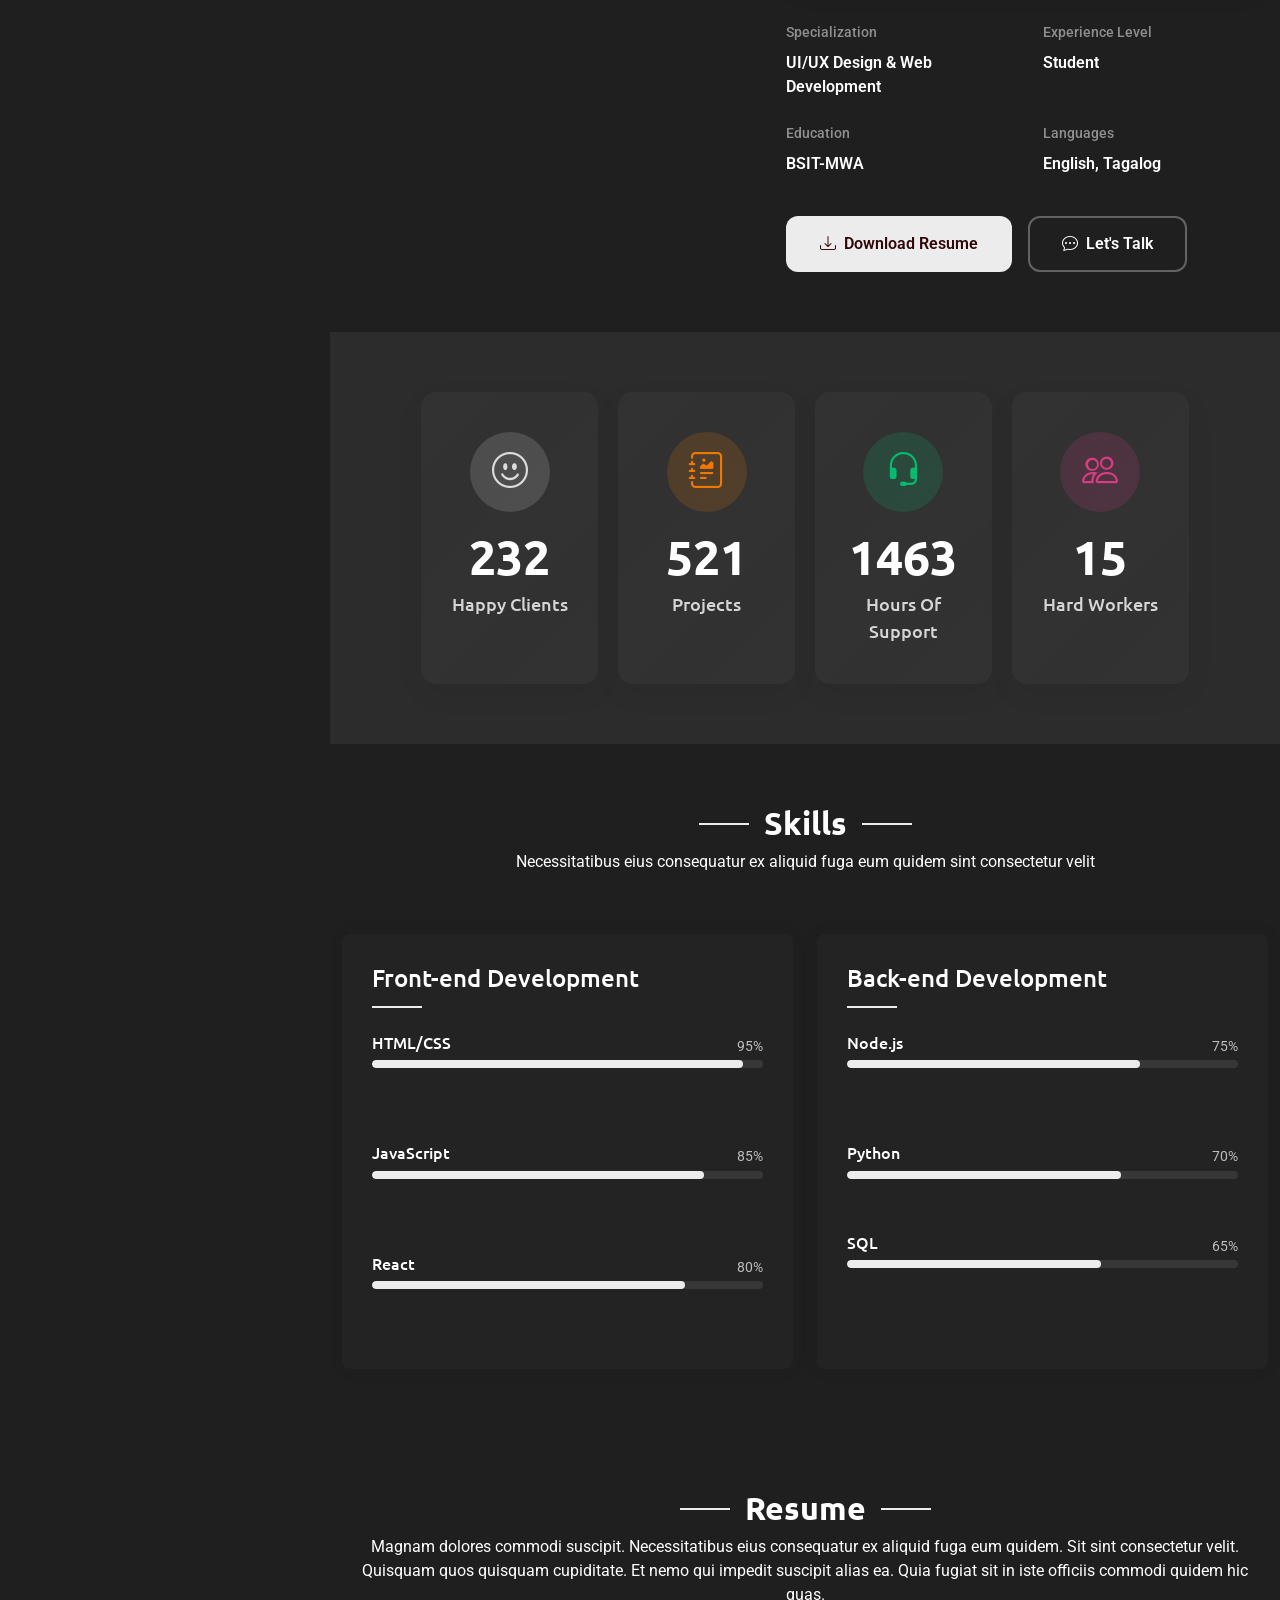
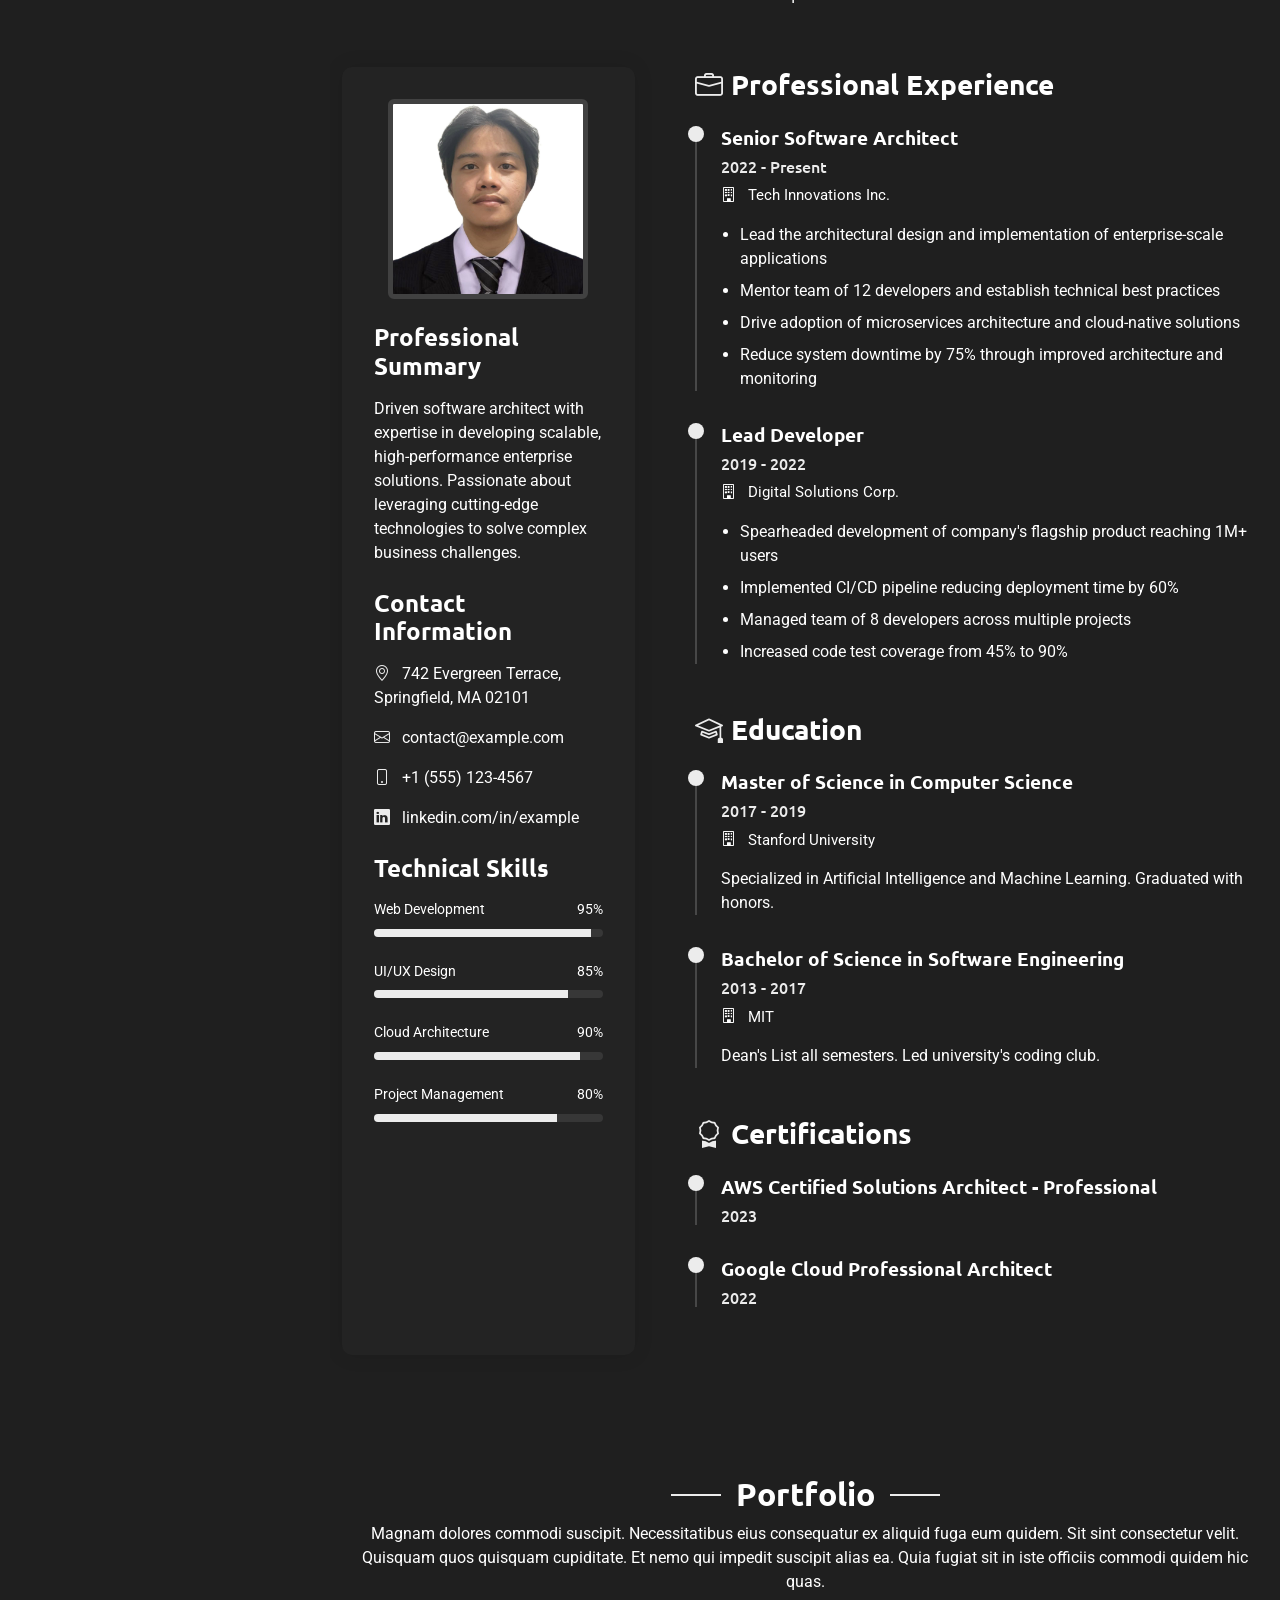
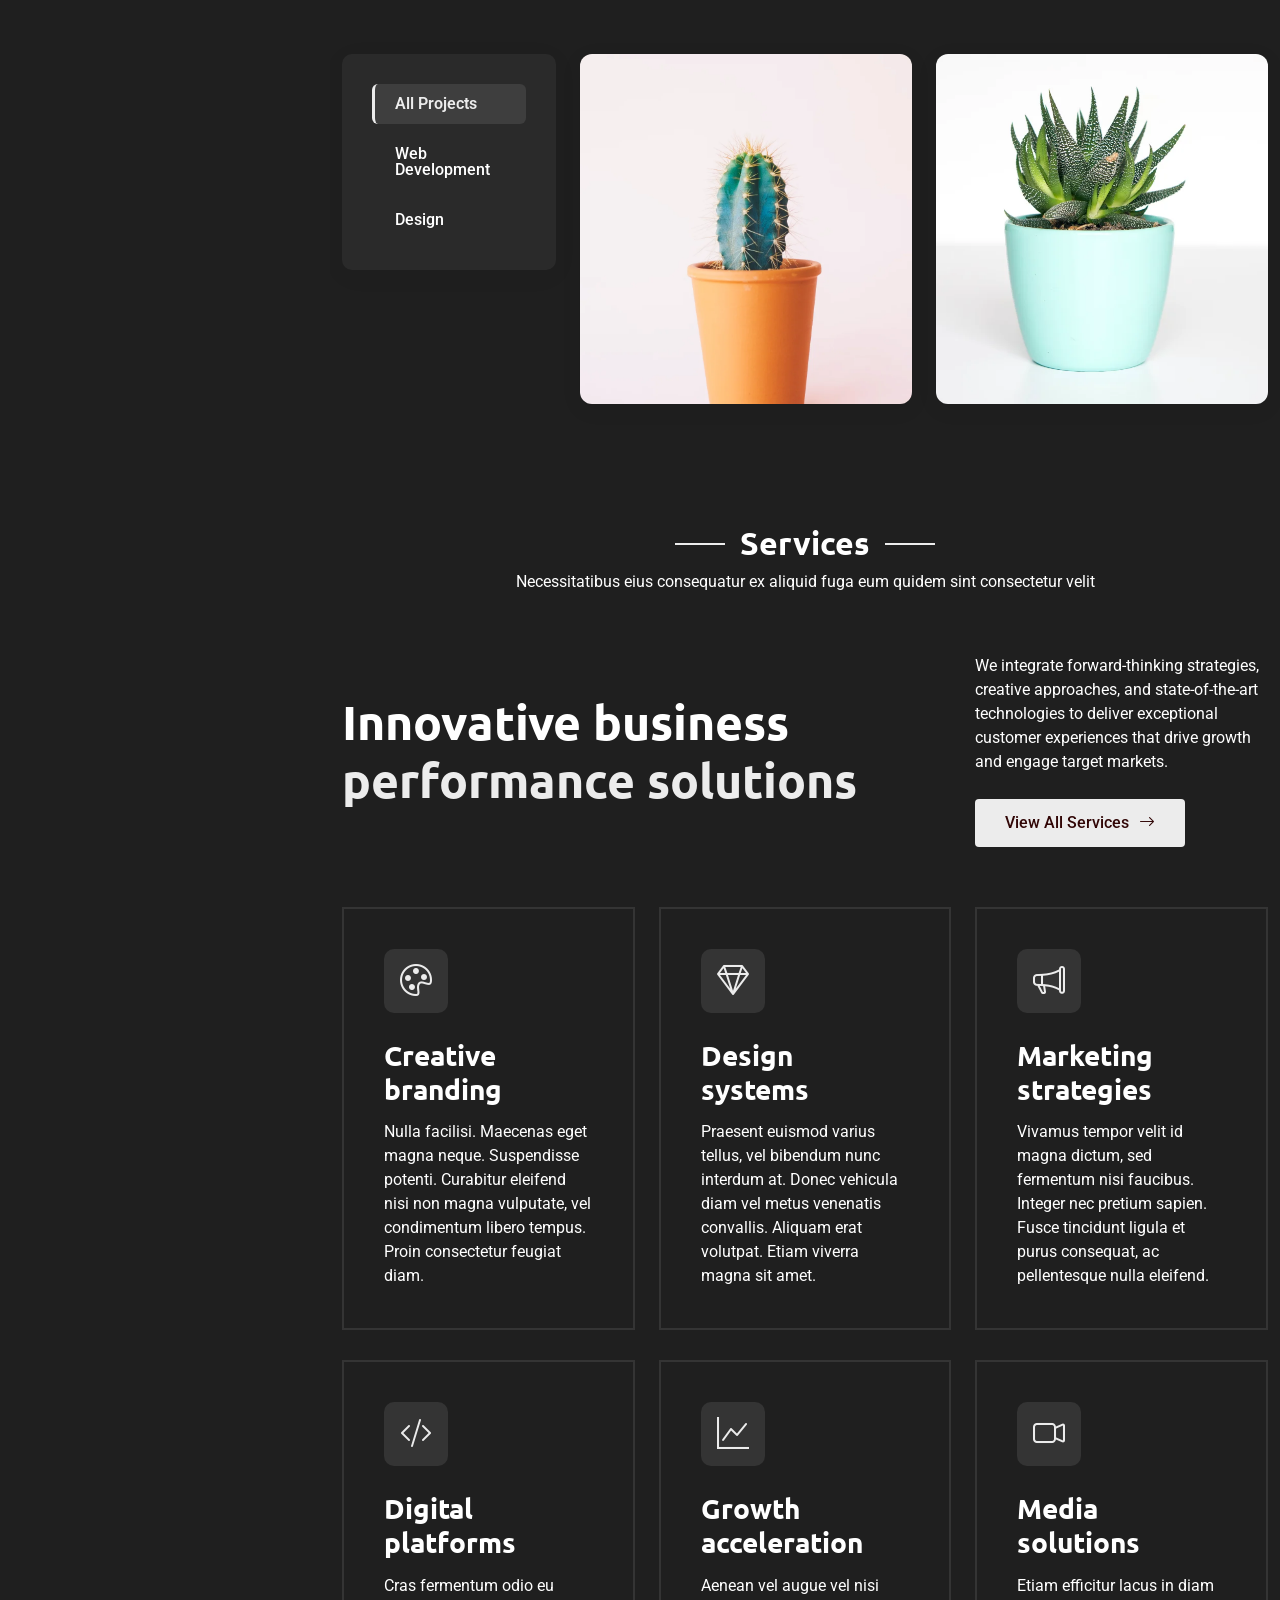
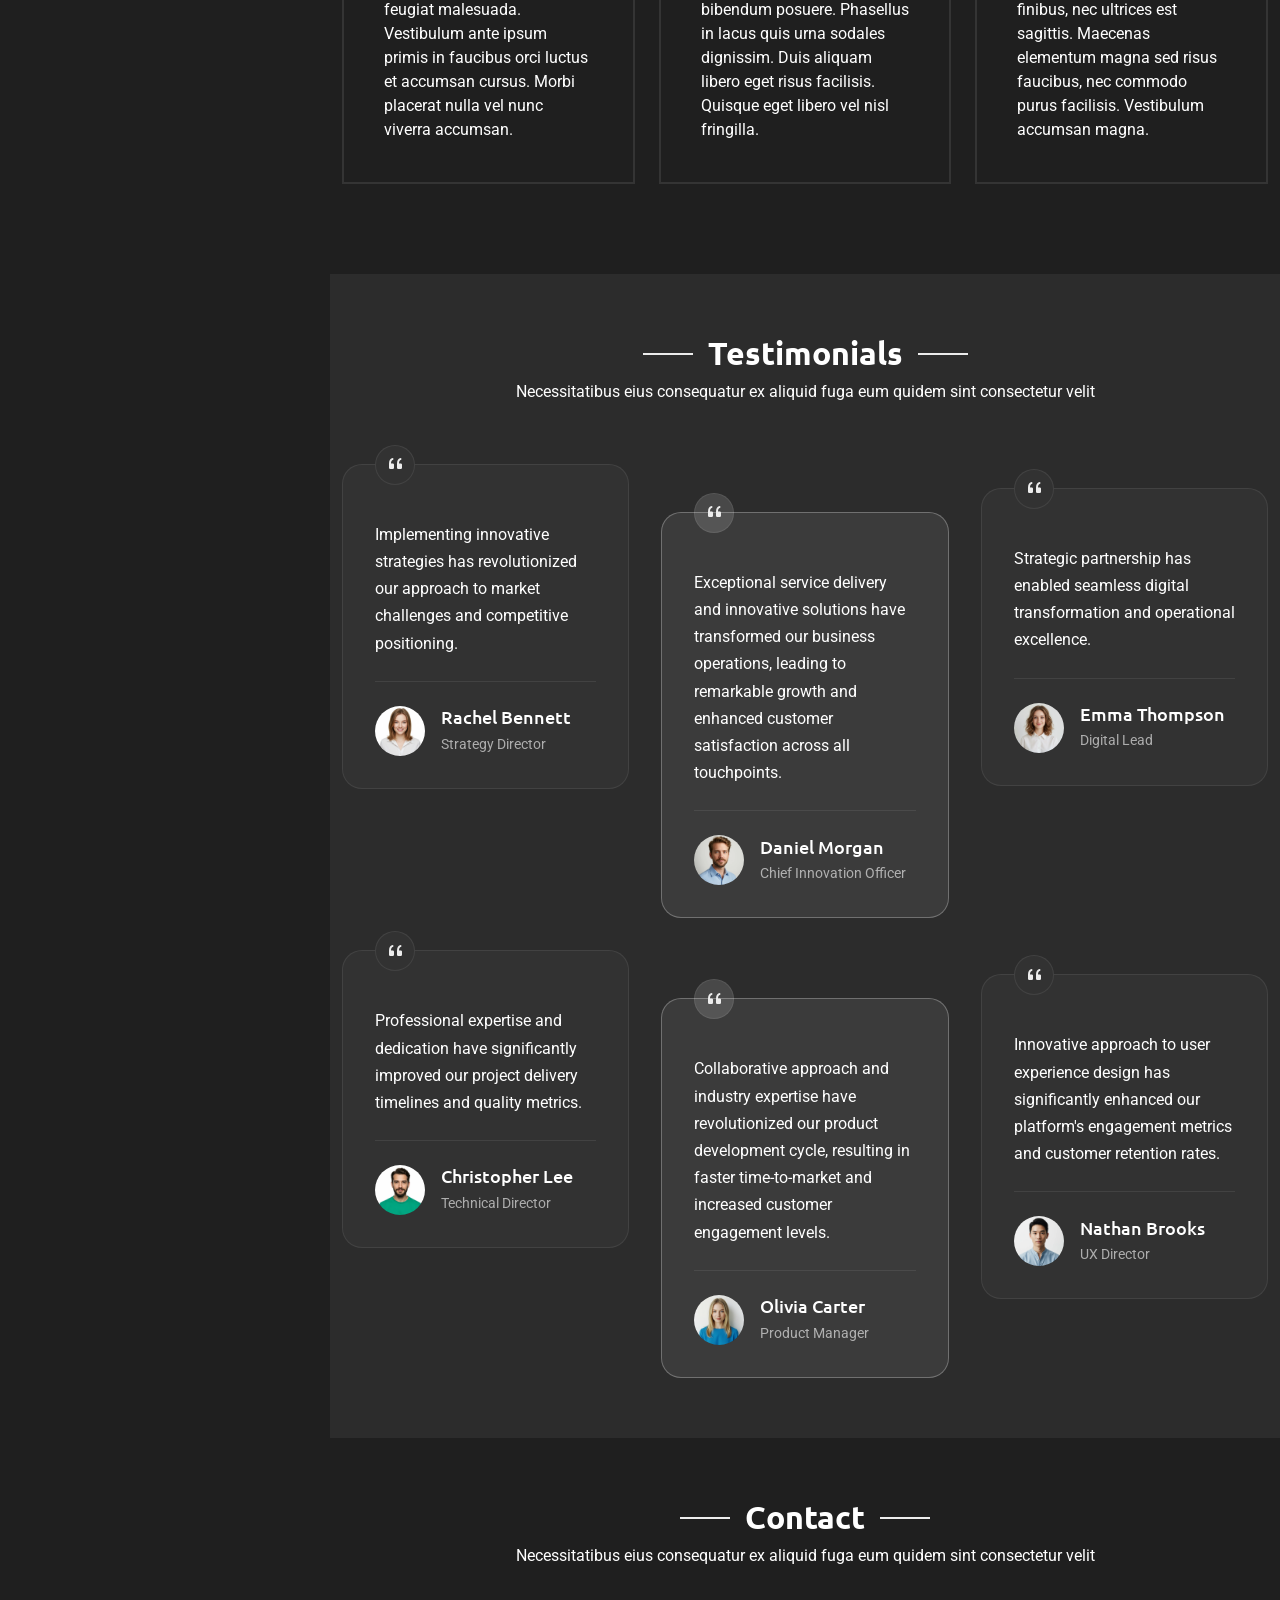
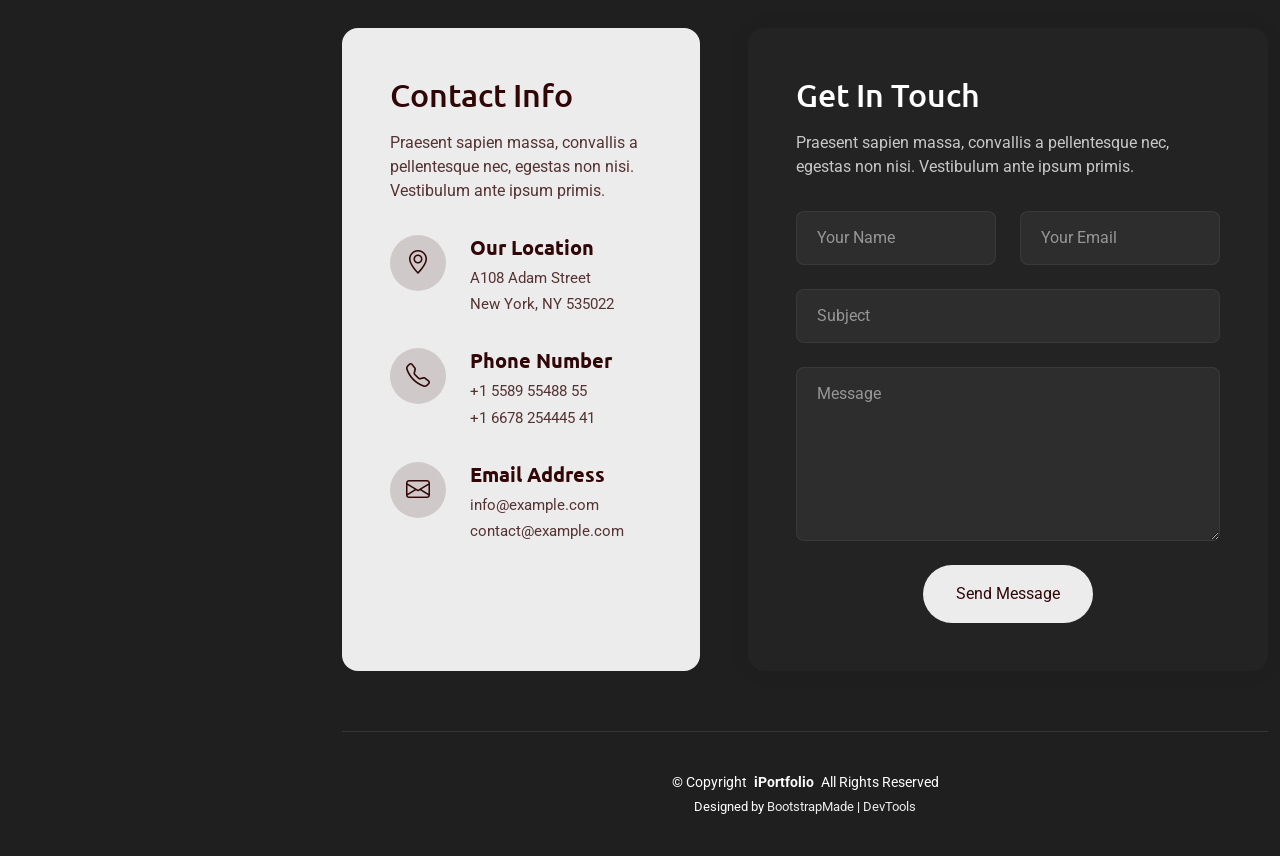
<file: Portfolio/index.html>
<!DOCTYPE html>
<html lang="en">

<head>
  <meta charset="utf-8">
  <meta content="width=device-width, initial-scale=1.0" name="viewport">
  <title>Index - SnapFolio Bootstrap Template</title>
  <meta name="description" content="">
  <meta name="keywords" content="">

  <!-- Favicons -->
  <link href="assets/img/favicon.png" rel="icon">
  <link href="assets/img/apple-touch-icon.png" rel="apple-touch-icon">

  <!-- Fonts -->
  <link href="https://fonts.googleapis.com" rel="preconnect">
  <link href="https://fonts.gstatic.com" rel="preconnect" crossorigin>
  <link href="https://fonts.googleapis.com/css2?family=Roboto:ital,wght@0,100;0,300;0,400;0,500;0,700;0,900;1,100;1,300;1,400;1,500;1,700;1,900&family=Ubuntu:ital,wght@0,300;0,400;0,500;0,700;1,300;1,400;1,500;1,700&family=Nunito:ital,wght@0,200;0,300;0,400;0,500;0,600;0,700;0,800;0,900;1,200;1,300;1,400;1,500;1,600;1,700;1,800;1,900&display=swap" rel="stylesheet">

  <!-- Vendor CSS Files -->
  <link href="assets/vendor/bootstrap/css/bootstrap.min.css" rel="stylesheet">
  <link href="assets/vendor/bootstrap-icons/bootstrap-icons.css" rel="stylesheet">
  <link href="assets/vendor/aos/aos.css" rel="stylesheet">
  <link href="assets/vendor/glightbox/css/glightbox.min.css" rel="stylesheet">
  <link href="assets/vendor/swiper/swiper-bundle.min.css" rel="stylesheet">

  <!-- Main CSS File -->
  <link href="assets/css/main.css" rel="stylesheet">
</head>

<body class="index-page">

  <header id="header" class="header dark-background d-flex flex-column justify-content-center">
    <i class="header-toggle d-xl-none bi bi-list"></i>

    <div class="header-container d-flex flex-column align-items-start">
      <nav id="navmenu" class="navmenu">
        <ul>
          <li><a href="#hero" class="active"><i class="bi bi-house navicon"></i>Home</a></li>
          <li><a href="#about"><i class="bi bi-person navicon"></i> About</a></li>
          <li><a href="#resume"><i class="bi bi-file-earmark-text navicon"></i> Resume</a></li>
          <li><a href="#portfolio"><i class="bi bi-images navicon"></i> Portfolio</a></li>
          <li><a href="#services"><i class="bi bi-hdd-stack navicon"></i> Services</a></li>
          <li><a href="#contact"><i class="bi bi-envelope navicon"></i> Contact</a></li>
        </ul>
      </nav>

      <div class="social-links text-center">
        <a href="#" class="twitter"><i class="bi bi-twitter-x"></i></a>
        <a href="#" class="facebook"><i class="bi bi-facebook"></i></a>
        <a href="#" class="instagram"><i class="bi bi-instagram"></i></a>
        <a href="#" class="google-plus"><i class="bi bi-skype"></i></a>
        <a href="#" class="linkedin"><i class="bi bi-linkedin"></i></a>
      </div>

    </div>

  </header>

  <main class="main">

    <!-- Hero Section -->
    <section id="hero" class="hero section">

      <div class="background-elements">
        <div class="bg-circle circle-1"></div>
        <div class="bg-circle circle-2"></div>
      </div>

      <div class="hero-content">

        <div class="container">
          <div class="row align-items-center">

            <div class="col-lg-6" data-aos="fade-right" data-aos-delay="100">
              <div class="hero-text">
                <h1>My<span class="accent-text"> Portfolio</span></h1>
                <h2>Ethan Leigh Dela Torre</h2>
                <p class="lead">I'm a <span class="typed" data-typed-items="UI/UX Designer, Web Developer"></span></p>
                <p class="description">Passionate about creating exceptional digital experiences that blend innovative design with functional development. Let's bring your vision to life.</p>

                <div class="hero-actions">
                  <a href="#portfolio" class="btn btn-primary">View My Work</a>
                  <a href="#contact" class="btn btn-outline">Get In Touch</a>
                </div>

                <div class="social-links">
                  <a href="https://github.com/ethanleigh31-commits" class="contact-item">
                    <i class="bi bi-github"></i>
                  </a>
                  <a href="https://www.linkedin.com/in/ethan-leigh-3b996b360/" class="contact-item">
                    <i class="bi bi-linkedin"></i>
                  </a>
                </div>
              </div>
            </div>

            <div class="col-lg-6" data-aos="fade-left" data-aos-delay="200">
              <div class="hero-visual">
                <div class="profile-container">
                  <div class="profile-background"></div>
                  <img src="assets/img/profile/YCPC8177.JPG" alt="Ethan Leigh Dela Torre" class="profile-image">
                </div>
              </div>
            </div>

          </div>
        </div>
      </div>

    </section><!-- /Hero Section -->

    <!-- About Section -->
    <section id="about" class="about section">

      <div class="container" data-aos="fade-up" data-aos-delay="100">

        <div class="row">
          <div class="col-lg-5" data-aos="zoom-in" data-aos-delay="200">
            <div class="profile-card">
              <div class="profile-header">
                <div class="profile-image">
                  <img src="assets/img/profile/JDWV8035.JPG" alt="Profile Image" class="img-fluid">
                </div>
                <div class="profile-badge">
                  <i class="bi bi-check-circle-fill"></i>
                </div>
              </div>

              <div class="profile-content">
                <h3>Ethan Leigh Dela Torre</h3>
                <p class="profession">UI/UX Designer &amp; Web Developer</p>

                <div class="contact-links">
                  <a href="mailto:EthanLeigh31@gmail.com" class="contact-item">
                    <i class="bi bi-envelope"></i>
                    EthanLeigh31@gmail.com
                  </a>
                  <a href="tel:+639764486541" class="contact-item">
                    <i class="bi bi-telephone"></i>
                    +63 976 448 6541
                  </a>
                  <a href="https://www.google.com/maps/place/Manila,+Philippines" target="_blank" class="contact-item">
                    <i class="bi bi-geo-alt"></i>
                    Manila, Philippines
                  </a>
                </div>
              </div>
            </div>
          </div>

          <div class="col-lg-7" data-aos="fade-left" data-aos-delay="300">
            <div class="about-content">
              <div class="section-header">
                <span class="badge-text">Get to Know Me</span>
                <h2>Passionate About Creating Digital Experiences</h2>
              </div>

              <div class="description">
                <p>Sed ut perspiciatis unde omnis iste natus error sit voluptatem accusantium doloremque laudantium, totam rem aperiam, eaque ipsa quae ab illo inventore veritatis et quasi architecto beatae vitae dicta sunt explicabo.</p>

                <p>Ut enim ad minima veniam, quis nostrum exercitationem ullam corporis suscipit laboriosam, nisi ut aliquid ex ea commodi consequatur.</p>
              </div>

              <div class="stats-grid">
                <div class="stat-item">
                  <div class="stat-number">0</div>
                  <div class="stat-label">Projects Completed</div>
                </div>
                <div class="stat-item">
                  <div class="stat-number">0</div>
                  <div class="stat-label">Years Experience</div>
                </div>
                <div class="stat-item">
                  <div class="stat-number">0</div>
                  <div class="stat-label">Client Satisfaction</div>
                </div>
              </div>

              <div class="details-grid">
                <div class="detail-row">
                  <div class="detail-item">
                    <span class="detail-label">Specialization</span>
                    <span class="detail-value">UI/UX Design &amp; Web Development</span>
                  </div>
                  <div class="detail-item">
                    <span class="detail-label">Experience Level</span>
                    <span class="detail-value">Student</span>
                  </div>
                </div>
                <div class="detail-row">
                  <div class="detail-item">
                    <span class="detail-label">Education</span>
                    <span class="detail-value">BSIT-MWA</span>
                  </div>
                  <div class="detail-item">
                    <span class="detail-label">Languages</span>
                    <span class="detail-value">English, Tagalog</span>
                  </div>
                </div>
              </div>

              <div class="cta-section">
                <a href="Ethan Leigh Résumé.pdf" download="Ethan Leigh Résumé.pdf" class="btn btn-primary">
                  <i class="bi bi-download"></i>
                  Download Resume
                </a>
                <a href="https://www.linkedin.com/in/ethan-leigh-3b996b360/" class="btn btn-outline">
                  <i class="bi bi-chat-dots"></i>
                  Let's Talk
                </a>
              </div>
            </div>
          </div>
        </div>

      </div>

    </section><!-- /About Section -->

    <!-- Stats Section -->
    <section id="stats" class="stats section light-background">

      <div class="container" data-aos="fade-up" data-aos-delay="100">

        <div class="row justify-content-center">
          <div class="col-lg-10">
            <div class="stats-wrapper">
              <div class="stats-item" data-aos="zoom-in" data-aos-delay="150">
                <div class="icon-wrapper">
                  <i class="bi bi-emoji-smile"></i>
                </div>
                <span data-purecounter-start="0" data-purecounter-end="232" data-purecounter-duration="1" class="purecounter"></span>
                <p>Happy Clients</p>
              </div><!-- End Stats Item -->

              <div class="stats-item" data-aos="zoom-in" data-aos-delay="200">
                <div class="icon-wrapper">
                  <i class="bi bi-journal-richtext"></i>
                </div>
                <span data-purecounter-start="0" data-purecounter-end="521" data-purecounter-duration="1" class="purecounter"></span>
                <p>Projects</p>
              </div><!-- End Stats Item -->

              <div class="stats-item" data-aos="zoom-in" data-aos-delay="250">
                <div class="icon-wrapper">
                  <i class="bi bi-headset"></i>
                </div>
                <span data-purecounter-start="0" data-purecounter-end="1463" data-purecounter-duration="1" class="purecounter"></span>
                <p>Hours Of Support</p>
              </div><!-- End Stats Item -->

              <div class="stats-item" data-aos="zoom-in" data-aos-delay="300">
                <div class="icon-wrapper">
                  <i class="bi bi-people"></i>
                </div>
                <span data-purecounter-start="0" data-purecounter-end="15" data-purecounter-duration="1" class="purecounter"></span>
                <p>Hard Workers</p>
              </div><!-- End Stats Item -->
            </div>
          </div>
        </div>

      </div>

    </section><!-- /Stats Section -->

    <!-- Skills Section -->
    <section id="skills" class="skills section">

      <!-- Section Title -->
      <div class="container section-title" data-aos="fade-up">
        <h2>Skills</h2>
        <p>Necessitatibus eius consequatur ex aliquid fuga eum quidem sint consectetur velit</p>
      </div><!-- End Section Title -->

      <div class="container" data-aos="fade-up" data-aos-delay="100">

        <div class="row">
          <div class="col-lg-6">
            <div class="skills-category" data-aos="fade-up" data-aos-delay="200">
              <h3>Front-end Development</h3>
              <div class="skills-animation">
                <div class="skill-item">
                  <div class="d-flex justify-content-between align-items-center">
                    <h4>HTML/CSS</h4>
                    <span class="skill-percentage">95%</span>
                  </div>
                  <div class="progress">
                    <div class="progress-bar" role="progressbar" aria-valuenow="95" aria-valuemin="0" aria-valuemax="100"></div>
                  </div>
                  <div class="skill-tooltip">Expert level knowledge of semantic HTML5 and modern CSS3 techniques</div>
                </div>

                <div class="skill-item">
                  <div class="d-flex justify-content-between align-items-center">
                    <h4>JavaScript</h4>
                    <span class="skill-percentage">85%</span>
                  </div>
                  <div class="progress">
                    <div class="progress-bar" role="progressbar" aria-valuenow="85" aria-valuemin="0" aria-valuemax="100"></div>
                  </div>
                  <div class="skill-tooltip">Strong proficiency in ES6+, DOM manipulation, and modern frameworks</div>
                </div>

                <div class="skill-item">
                  <div class="d-flex justify-content-between align-items-center">
                    <h4>React</h4>
                    <span class="skill-percentage">80%</span>
                  </div>
                  <div class="progress">
                    <div class="progress-bar" role="progressbar" aria-valuenow="80" aria-valuemin="0" aria-valuemax="100"></div>
                  </div>
                  <div class="skill-tooltip">Experience with React hooks, state management, and component architecture</div>
                </div>
              </div>
            </div><!-- End Frontend Skills -->
          </div>

          <div class="col-lg-6">
            <div class="skills-category" data-aos="fade-up" data-aos-delay="300">
              <h3>Back-end Development</h3>
              <div class="skills-animation">
                <div class="skill-item">
                  <div class="d-flex justify-content-between align-items-center">
                    <h4>Node.js</h4>
                    <span class="skill-percentage">75%</span>
                  </div>
                  <div class="progress">
                    <div class="progress-bar" role="progressbar" aria-valuenow="75" aria-valuemin="0" aria-valuemax="100"></div>
                  </div>
                  <div class="skill-tooltip">Server-side JavaScript development with Express and REST APIs</div>
                </div>

                <div class="skill-item">
                  <div class="d-flex justify-content-between align-items-center">
                    <h4>Python</h4>
                    <span class="skill-percentage">70%</span>
                  </div>
                  <div class="progress">
                    <div class="progress-bar" role="progressbar" aria-valuenow="70" aria-valuemin="0" aria-valuemax="100"></div>
                  </div>
                  <div class="skill-tooltip">Python development with Django and data analysis tools</div>
                </div>

                <div class="skill-item">
                  <div class="d-flex justify-content-between align-items-center">
                    <h4>SQL</h4>
                    <span class="skill-percentage">65%</span>
                  </div>
                  <div class="progress">
                    <div class="progress-bar" role="progressbar" aria-valuenow="65" aria-valuemin="0" aria-valuemax="100"></div>
                  </div>
                  <div class="skill-tooltip">Database design, optimization, and complex queries</div>
                </div>
              </div>
            </div><!-- End Backend Skills -->
          </div>
        </div>

      </div>

    </section><!-- /Skills Section -->

    <!-- Resume Section -->
    <section id="resume" class="resume section">

      <!-- Section Title -->
      <div class="container section-title" data-aos="fade-up">
        <h2>Resume</h2>
        <p>Magnam dolores commodi suscipit. Necessitatibus eius consequatur ex aliquid fuga eum quidem. Sit sint consectetur velit. Quisquam quos quisquam cupiditate. Et nemo qui impedit suscipit alias ea. Quia fugiat sit in iste officiis commodi quidem hic quas.</p>
      </div><!-- End Section Title -->

      <div class="container" data-aos="fade-up" data-aos-delay="100">

        <div class="row gy-4">
          <!-- Left column with summary and contact -->
          <div class="col-lg-4">
            <div class="resume-side" data-aos="fade-right" data-aos-delay="100">
              <div class="profile-img mb-4">
                <img src="assets/img/profile/IMG_6845.JPG" alt="Profile" class="img-fluid rounded">
              </div>

              <h3>Professional Summary</h3>
              <p>Driven software architect with expertise in developing scalable, high-performance enterprise solutions. Passionate about leveraging cutting-edge technologies to solve complex business challenges.</p>

              <h3 class="mt-4">Contact Information</h3>
              <ul class="contact-info list-unstyled">
                <li><i class="bi bi-geo-alt"></i> 742 Evergreen Terrace, Springfield, MA 02101</li>
                <li><i class="bi bi-envelope"></i> contact@example.com</li>
                <li><i class="bi bi-phone"></i> +1 (555) 123-4567</li>
                <li><i class="bi bi-linkedin"></i> linkedin.com/in/example</li>
              </ul>

              <div class="skills-animation mt-4">
                <h3>Technical Skills</h3>
                <div class="skill-item">
                  <div class="d-flex justify-content-between">
                    <span>Web Development</span>
                    <span>95%</span>
                  </div>
                  <div class="progress">
                    <div class="progress-bar" role="progressbar" aria-valuenow="95" aria-valuemin="0" aria-valuemax="100"></div>
                  </div>
                </div>

                <div class="skill-item">
                  <div class="d-flex justify-content-between">
                    <span>UI/UX Design</span>
                    <span>85%</span>
                  </div>
                  <div class="progress">
                    <div class="progress-bar" role="progressbar" aria-valuenow="85" aria-valuemin="0" aria-valuemax="100"></div>
                  </div>
                </div>

                <div class="skill-item">
                  <div class="d-flex justify-content-between">
                    <span>Cloud Architecture</span>
                    <span>90%</span>
                  </div>
                  <div class="progress">
                    <div class="progress-bar" role="progressbar" aria-valuenow="90" aria-valuemin="0" aria-valuemax="100"></div>
                  </div>
                </div>

                <div class="skill-item">
                  <div class="d-flex justify-content-between">
                    <span>Project Management</span>
                    <span>80%</span>
                  </div>
                  <div class="progress">
                    <div class="progress-bar" role="progressbar" aria-valuenow="80" aria-valuemin="0" aria-valuemax="100"></div>
                  </div>
                </div>
              </div>
            </div>
          </div>

          <!-- Right column with experience and education -->
          <div class="col-lg-8 ps-4 ps-lg-5">
            <!-- Experience Section -->
            <div class="resume-section" data-aos="fade-up">
              <h3><i class="bi bi-briefcase me-2"></i>Professional Experience</h3>

              <div class="resume-item">
                <h4>Senior Software Architect</h4>
                <h5>2022 - Present</h5>
                <p class="company"><i class="bi bi-building"></i> Tech Innovations Inc.</p>
                <ul>
                  <li>Lead the architectural design and implementation of enterprise-scale applications</li>
                  <li>Mentor team of 12 developers and establish technical best practices</li>
                  <li>Drive adoption of microservices architecture and cloud-native solutions</li>
                  <li>Reduce system downtime by 75% through improved architecture and monitoring</li>
                </ul>
              </div>

              <div class="resume-item">
                <h4>Lead Developer</h4>
                <h5>2019 - 2022</h5>
                <p class="company"><i class="bi bi-building"></i> Digital Solutions Corp.</p>
                <ul>
                  <li>Spearheaded development of company's flagship product reaching 1M+ users</li>
                  <li>Implemented CI/CD pipeline reducing deployment time by 60%</li>
                  <li>Managed team of 8 developers across multiple projects</li>
                  <li>Increased code test coverage from 45% to 90%</li>
                </ul>
              </div>
            </div>

            <!-- Education Section -->
            <div class="resume-section" data-aos="fade-up" data-aos-delay="100">
              <h3><i class="bi bi-mortarboard me-2"></i>Education</h3>

              <div class="resume-item">
                <h4>Master of Science in Computer Science</h4>
                <h5>2017 - 2019</h5>
                <p class="company"><i class="bi bi-building"></i> Stanford University</p>
                <p>Specialized in Artificial Intelligence and Machine Learning. Graduated with honors.</p>
              </div>

              <div class="resume-item">
                <h4>Bachelor of Science in Software Engineering</h4>
                <h5>2013 - 2017</h5>
                <p class="company"><i class="bi bi-building"></i> MIT</p>
                <p>Dean's List all semesters. Led university's coding club.</p>
              </div>
            </div>

            <!-- Certifications Section -->
            <div class="resume-section" data-aos="fade-up" data-aos-delay="200">
              <h3><i class="bi bi-award me-2"></i>Certifications</h3>

              <div class="resume-item">
                <h4>AWS Certified Solutions Architect - Professional</h4>
                <h5>2023</h5>
              </div>

              <div class="resume-item">
                <h4>Google Cloud Professional Architect</h4>
                <h5>2022</h5>
              </div>
            </div>
          </div>
        </div>

      </div>

    </section><!-- /Resume Section -->

    <!-- Portfolio Section -->
    <section id="portfolio" class="portfolio section">

      <!-- Section Title -->
      <div class="container section-title" data-aos="fade-up">
        <h2>Portfolio</h2>
        <p>Magnam dolores commodi suscipit. Necessitatibus eius consequatur ex aliquid fuga eum quidem. Sit sint consectetur velit. Quisquam quos quisquam cupiditate. Et nemo qui impedit suscipit alias ea. Quia fugiat sit in iste officiis commodi quidem hic quas.</p>
      </div><!-- End Section Title -->

      <div class="container" data-aos="fade-up" data-aos-delay="100">

        <div class="isotope-layout" data-default-filter="*" data-layout="masonry" data-sort="original-order">

          <div class="row">
            <div class="col-lg-3 filter-sidebar">
              <div class="filters-wrapper" data-aos="fade-right" data-aos-delay="150">
                <ul class="portfolio-filters isotope-filters">
                  <li data-filter="*" class="filter-active">All Projects</li>
                  <li data-filter=".filter-photography">Web Development</li>
                  <li data-filter=".filter-design">Design</li>
                </ul>
              </div>
            </div>

            <div class="col-lg-9">
              <div class="row gy-4 portfolio-container isotope-container" data-aos="fade-up" data-aos-delay="200">

                <div class="col-lg-6 col-md-6 portfolio-item isotope-item filter-photography">
                  <div class="portfolio-wrap">
                    <img src="assets/img/portfolio/portfolio-portrait-1.webp" class="img-fluid" alt="Portfolio Image" loading="lazy">
                    <div class="portfolio-info">
                      <div class="content">
                        <span class="category">Web Development</span>
                        <h4>Web Development Project</h4>
                        <div class="portfolio-links">
                          <a href="assets/img/portfolio/portfolio-portrait-1.webp" class="glightbox" title="Web Development Project"><i class="bi bi-plus-lg"></i></a>
                          <a href="portfolio-details.html" title="More Details"><i class="bi bi-arrow-right"></i></a>
                        </div>
                      </div>
                    </div>
                  </div>
                </div><!-- End Portfolio Item -->

                <div class="col-lg-6 col-md-6 portfolio-item isotope-item filter-design">
                  <div class="portfolio-wrap">
                    <img src="assets/img/portfolio/portfolio-2.webp" class="img-fluid" alt="Portfolio Image" loading="lazy">
                    <div class="portfolio-info">
                      <div class="content">
                        <span class="category">UI/UX Designs</span>
                        <h4>Woodcraft Design</h4>
                        <div class="portfolio-links">
                          <a href="assets/img/portfolio/portfolio-2.webp" class="glightbox" title="Woodcraft Design"><i class="bi bi-plus-lg"></i></a>
                          <a href="portfolio-details.html" title="More Details"><i class="bi bi-arrow-right"></i></a>
                        </div>
                      </div>
                    </div>
                  </div>
                </div><!-- End Portfolio Item -->
              </div><!-- End Portfolio Container -->
            </div>
          </div>

        </div>

      </div>

    </section><!-- /Portfolio Section -->

    <!-- Services Section -->
    <section id="services" class="services section">

      <!-- Section Title -->
      <div class="container section-title" data-aos="fade-up">
        <h2>Services</h2>
        <p>Necessitatibus eius consequatur ex aliquid fuga eum quidem sint consectetur velit</p>
      </div><!-- End Section Title -->

      <div class="container" data-aos="fade-up" data-aos-delay="100">

        <div class="service-header">
          <div class="row align-items-center">
            <div class="col-lg-8 col-md-12">
              <div class="service-intro">
                <h2 class="service-heading">
                  <div>Innovative business</div>
                  <div><span>performance solutions</span></div>
                </h2>
              </div>
            </div>
            <div class="col-lg-4 col-md-12">
              <div class="service-summary">
                <p>
                  We integrate forward-thinking strategies, creative approaches, and state-of-the-art technologies to deliver exceptional customer experiences that drive growth and engage target markets.
                </p>
                <a href="services.html" class="service-btn">
                  View All Services
                  <i class="bi bi-arrow-right"></i>
                </a>
              </div>
            </div>
          </div>
        </div>

        <div class="row justify-content-center">
          <div class="col-lg-4 col-md-6" data-aos="fade-up" data-aos-delay="100">
            <div class="service-card position-relative z-1">
              <div class="service-icon">
                <i class="bi bi-palette"></i>
              </div>
              <a href="service-details.html" class="card-action d-flex align-items-center justify-content-center rounded-circle">
                <i class="bi bi-arrow-up-right"></i>
              </a>
              <h3>
                <a href="service-details.html">
                  Creative <span>branding</span>
                </a>
              </h3>
              <p>
                Nulla facilisi. Maecenas eget magna neque. Suspendisse potenti. Curabitur eleifend nisi non magna vulputate, vel condimentum libero tempus. Proin consectetur feugiat diam.
              </p>
            </div>
          </div>
          <div class="col-lg-4 col-md-6" data-aos="fade-up" data-aos-delay="200">
            <div class="service-card position-relative z-1">
              <div class="service-icon">
                <i class="bi bi-gem"></i>
              </div>
              <a href="service-details.html" class="card-action d-flex align-items-center justify-content-center rounded-circle">
                <i class="bi bi-arrow-up-right"></i>
              </a>
              <h3>
                <a href="service-details.html">
                  Design <span>systems</span>
                </a>
              </h3>
              <p>
                Praesent euismod varius tellus, vel bibendum nunc interdum at. Donec vehicula diam vel metus venenatis convallis. Aliquam erat volutpat. Etiam viverra magna sit amet.
              </p>
            </div>
          </div>
          <div class="col-lg-4 col-md-6" data-aos="fade-up" data-aos-delay="300">
            <div class="service-card position-relative z-1">
              <div class="service-icon">
                <i class="bi bi-megaphone"></i>
              </div>
              <a href="service-details.html" class="card-action d-flex align-items-center justify-content-center rounded-circle">
                <i class="bi bi-arrow-up-right"></i>
              </a>
              <h3>
                <a href="service-details.html">
                  Marketing <span>strategies</span>
                </a>
              </h3>
              <p>
                Vivamus tempor velit id magna dictum, sed fermentum nisi faucibus. Integer nec pretium sapien. Fusce tincidunt ligula et purus consequat, ac pellentesque nulla eleifend.
              </p>
            </div>
          </div>
          <div class="col-lg-4 col-md-6" data-aos="fade-up" data-aos-delay="100">
            <div class="service-card position-relative z-1">
              <div class="service-icon">
                <i class="bi bi-code-slash"></i>
              </div>
              <a href="service-details.html" class="card-action d-flex align-items-center justify-content-center rounded-circle">
                <i class="bi bi-arrow-up-right"></i>
              </a>
              <h3>
                <a href="service-details.html">
                  Digital <span>platforms</span>
                </a>
              </h3>
              <p>
                Cras fermentum odio eu feugiat malesuada. Vestibulum ante ipsum primis in faucibus orci luctus et accumsan cursus. Morbi placerat nulla vel nunc viverra accumsan.
              </p>
            </div>
          </div>
          <div class="col-lg-4 col-md-6" data-aos="fade-up" data-aos-delay="200">
            <div class="service-card position-relative z-1">
              <div class="service-icon">
                <i class="bi bi-graph-up"></i>
              </div>
              <a href="service-details.html" class="card-action d-flex align-items-center justify-content-center rounded-circle">
                <i class="bi bi-arrow-up-right"></i>
              </a>
              <h3>
                <a href="service-details.html">
                  Growth <span>acceleration</span>
                </a>
              </h3>
              <p>
                Aenean vel augue vel nisi bibendum posuere. Phasellus in lacus quis urna sodales dignissim. Duis aliquam libero eget risus facilisis. Quisque eget libero vel nisl fringilla.
              </p>
            </div>
          </div>
          <div class="col-lg-4 col-md-6" data-aos="fade-up" data-aos-delay="300">
            <div class="service-card position-relative z-1">
              <div class="service-icon">
                <i class="bi bi-camera-video"></i>
              </div>
              <a href="service-details.html" class="card-action d-flex align-items-center justify-content-center rounded-circle">
                <i class="bi bi-arrow-up-right"></i>
              </a>
              <h3>
                <a href="service-details.html">
                  Media <span>solutions</span>
                </a>
              </h3>
              <p>
                Etiam efficitur lacus in diam finibus, nec ultrices est sagittis. Maecenas elementum magna sed risus faucibus, nec commodo purus facilisis. Vestibulum accumsan magna.
              </p>
            </div>
          </div>
        </div>

      </div>

    </section><!-- /Services Section -->

    <!-- Testimonials Section -->
    <section id="testimonials" class="testimonials section light-background">

      <!-- Section Title -->
      <div class="container section-title" data-aos="fade-up">
        <h2>Testimonials</h2>
        <p>Necessitatibus eius consequatur ex aliquid fuga eum quidem sint consectetur velit</p>
      </div><!-- End Section Title -->

      <div class="container">

        <div class="testimonial-masonry">

          <div class="testimonial-item" data-aos="fade-up">
            <div class="testimonial-content">
              <div class="quote-pattern">
                <i class="bi bi-quote"></i>
              </div>
              <p>Implementing innovative strategies has revolutionized our approach to market challenges and competitive positioning.</p>
              <div class="client-info">
                <div class="client-image">
                  <img src="assets/img/person/person-f-7.webp" alt="Client">
                </div>
                <div class="client-details">
                  <h3>Rachel Bennett</h3>
                  <span class="position">Strategy Director</span>
                </div>
              </div>
            </div>
          </div>

          <div class="testimonial-item highlight" data-aos="fade-up" data-aos-delay="100">
            <div class="testimonial-content">
              <div class="quote-pattern">
                <i class="bi bi-quote"></i>
              </div>
              <p>Exceptional service delivery and innovative solutions have transformed our business operations, leading to remarkable growth and enhanced customer satisfaction across all touchpoints.</p>
              <div class="client-info">
                <div class="client-image">
                  <img src="assets/img/person/person-m-7.webp" alt="Client">
                </div>
                <div class="client-details">
                  <h3>Daniel Morgan</h3>
                  <span class="position">Chief Innovation Officer</span>
                </div>
              </div>
            </div>
          </div>

          <div class="testimonial-item" data-aos="fade-up" data-aos-delay="200">
            <div class="testimonial-content">
              <div class="quote-pattern">
                <i class="bi bi-quote"></i>
              </div>
              <p>Strategic partnership has enabled seamless digital transformation and operational excellence.</p>
              <div class="client-info">
                <div class="client-image">
                  <img src="assets/img/person/person-f-8.webp" alt="Client">
                </div>
                <div class="client-details">
                  <h3>Emma Thompson</h3>
                  <span class="position">Digital Lead</span>
                </div>
              </div>
            </div>
          </div>

          <div class="testimonial-item" data-aos="fade-up" data-aos-delay="300">
            <div class="testimonial-content">
              <div class="quote-pattern">
                <i class="bi bi-quote"></i>
              </div>
              <p>Professional expertise and dedication have significantly improved our project delivery timelines and quality metrics.</p>
              <div class="client-info">
                <div class="client-image">
                  <img src="assets/img/person/person-m-8.webp" alt="Client">
                </div>
                <div class="client-details">
                  <h3>Christopher Lee</h3>
                  <span class="position">Technical Director</span>
                </div>
              </div>
            </div>
          </div>

          <div class="testimonial-item highlight" data-aos="fade-up" data-aos-delay="400">
            <div class="testimonial-content">
              <div class="quote-pattern">
                <i class="bi bi-quote"></i>
              </div>
              <p>Collaborative approach and industry expertise have revolutionized our product development cycle, resulting in faster time-to-market and increased customer engagement levels.</p>
              <div class="client-info">
                <div class="client-image">
                  <img src="assets/img/person/person-f-9.webp" alt="Client">
                </div>
                <div class="client-details">
                  <h3>Olivia Carter</h3>
                  <span class="position">Product Manager</span>
                </div>
              </div>
            </div>
          </div>

          <div class="testimonial-item" data-aos="fade-up" data-aos-delay="500">
            <div class="testimonial-content">
              <div class="quote-pattern">
                <i class="bi bi-quote"></i>
              </div>
              <p>Innovative approach to user experience design has significantly enhanced our platform's engagement metrics and customer retention rates.</p>
              <div class="client-info">
                <div class="client-image">
                  <img src="assets/img/person/person-m-13.webp" alt="Client">
                </div>
                <div class="client-details">
                  <h3>Nathan Brooks</h3>
                  <span class="position">UX Director</span>
                </div>
              </div>
            </div>
          </div>

        </div>

      </div>

    </section><!-- /Testimonials Section -->

    <!-- Contact Section -->
    <section id="contact" class="contact section">

      <!-- Section Title -->
      <div class="container section-title" data-aos="fade-up">
        <h2>Contact</h2>
        <p>Necessitatibus eius consequatur ex aliquid fuga eum quidem sint consectetur velit</p>
      </div><!-- End Section Title -->

      <div class="container">

        <div class="row g-4 g-lg-5">
          <div class="col-lg-5">
            <div class="info-box">
              <h3>Contact Info</h3>
              <p>Praesent sapien massa, convallis a pellentesque nec, egestas non nisi. Vestibulum ante ipsum primis.</p>

              <div class="info-item">
                <div class="icon-box">
                  <i class="bi bi-geo-alt"></i>
                </div>
                <div class="content">
                  <h4>Our Location</h4>
                  <p>A108 Adam Street</p>
                  <p>New York, NY 535022</p>
                </div>
              </div>

              <div class="info-item">
                <div class="icon-box">
                  <i class="bi bi-telephone"></i>
                </div>
                <div class="content">
                  <h4>Phone Number</h4>
                  <p>+1 5589 55488 55</p>
                  <p>+1 6678 254445 41</p>
                </div>
              </div>

              <div class="info-item">
                <div class="icon-box">
                  <i class="bi bi-envelope"></i>
                </div>
                <div class="content">
                  <h4>Email Address</h4>
                  <p>info@example.com</p>
                  <p>contact@example.com</p>
                </div>
              </div>
            </div>
          </div>

          <div class="col-lg-7">
            <div class="contact-form">
              <h3>Get In Touch</h3>
              <p>Praesent sapien massa, convallis a pellentesque nec, egestas non nisi. Vestibulum ante ipsum primis.</p>

              <form action="forms/contact.php" method="post" class="php-email-form">
                <div class="row gy-4">

                  <div class="col-md-6">
                    <input type="text" name="name" class="form-control" placeholder="Your Name" required="">
                  </div>

                  <div class="col-md-6 ">
                    <input type="email" class="form-control" name="email" placeholder="Your Email" required="">
                  </div>

                  <div class="col-12">
                    <input type="text" class="form-control" name="subject" placeholder="Subject" required="">
                  </div>

                  <div class="col-12">
                    <textarea class="form-control" name="message" rows="6" placeholder="Message" required=""></textarea>
                  </div>

                  <div class="col-12 text-center">
                    <div class="loading">Loading</div>
                    <div class="error-message"></div>
                    <div class="sent-message">Your message has been sent. Thank you!</div>

                    <button type="submit" class="btn">Send Message</button>
                  </div>

                </div>
              </form>

            </div>
          </div>

        </div>

      </div>

    </section><!-- /Contact Section -->

  </main>

  <footer id="footer" class="footer position-relative">

    <div class="container">
      <div class="copyright text-center ">
        <p>© <span>Copyright</span> <strong class="px-1 sitename">iPortfolio</strong> <span>All Rights Reserved</span></p>
      </div>
      <div class="credits">
        <!-- All the links in the footer should remain intact. -->
        <!-- You can delete the links only if you've purchased the pro version. -->
        <!-- Licensing information: https://bootstrapmade.com/license/ -->
        <!-- Purchase the pro version with working PHP/AJAX contact form: [buy-url] -->
        Designed by <a href="https://bootstrapmade.com/">BootstrapMade</a> | <a href="https://bootstrapmade.com/tools/">DevTools</a>
      </div>
    </div>

  </footer>

  <!-- Scroll Top -->
  <a href="#" id="scroll-top" class="scroll-top d-flex align-items-center justify-content-center"><i class="bi bi-arrow-up-short"></i></a>

  <!-- Preloader -->
  <div id="preloader"></div>

  <!-- Vendor JS Files -->
  <script src="assets/vendor/bootstrap/js/bootstrap.bundle.min.js"></script>
  <script src="assets/vendor/php-email-form/validate.js"></script>
  <script src="assets/vendor/aos/aos.js"></script>
  <script src="assets/vendor/typed.js/typed.umd.js"></script>
  <script src="assets/vendor/purecounter/purecounter_vanilla.js"></script>
  <script src="assets/vendor/waypoints/noframework.waypoints.js"></script>
  <script src="assets/vendor/isotope-layout/isotope.pkgd.min.js"></script>
  <script src="assets/vendor/imagesloaded/imagesloaded.pkgd.min.js"></script>
  <script src="assets/vendor/glightbox/js/glightbox.min.js"></script>
  <script src="assets/vendor/swiper/swiper-bundle.min.js"></script>

  <!-- Main JS File -->
  <script src="assets/js/main.js"></script>

</body>

</html>
</file>
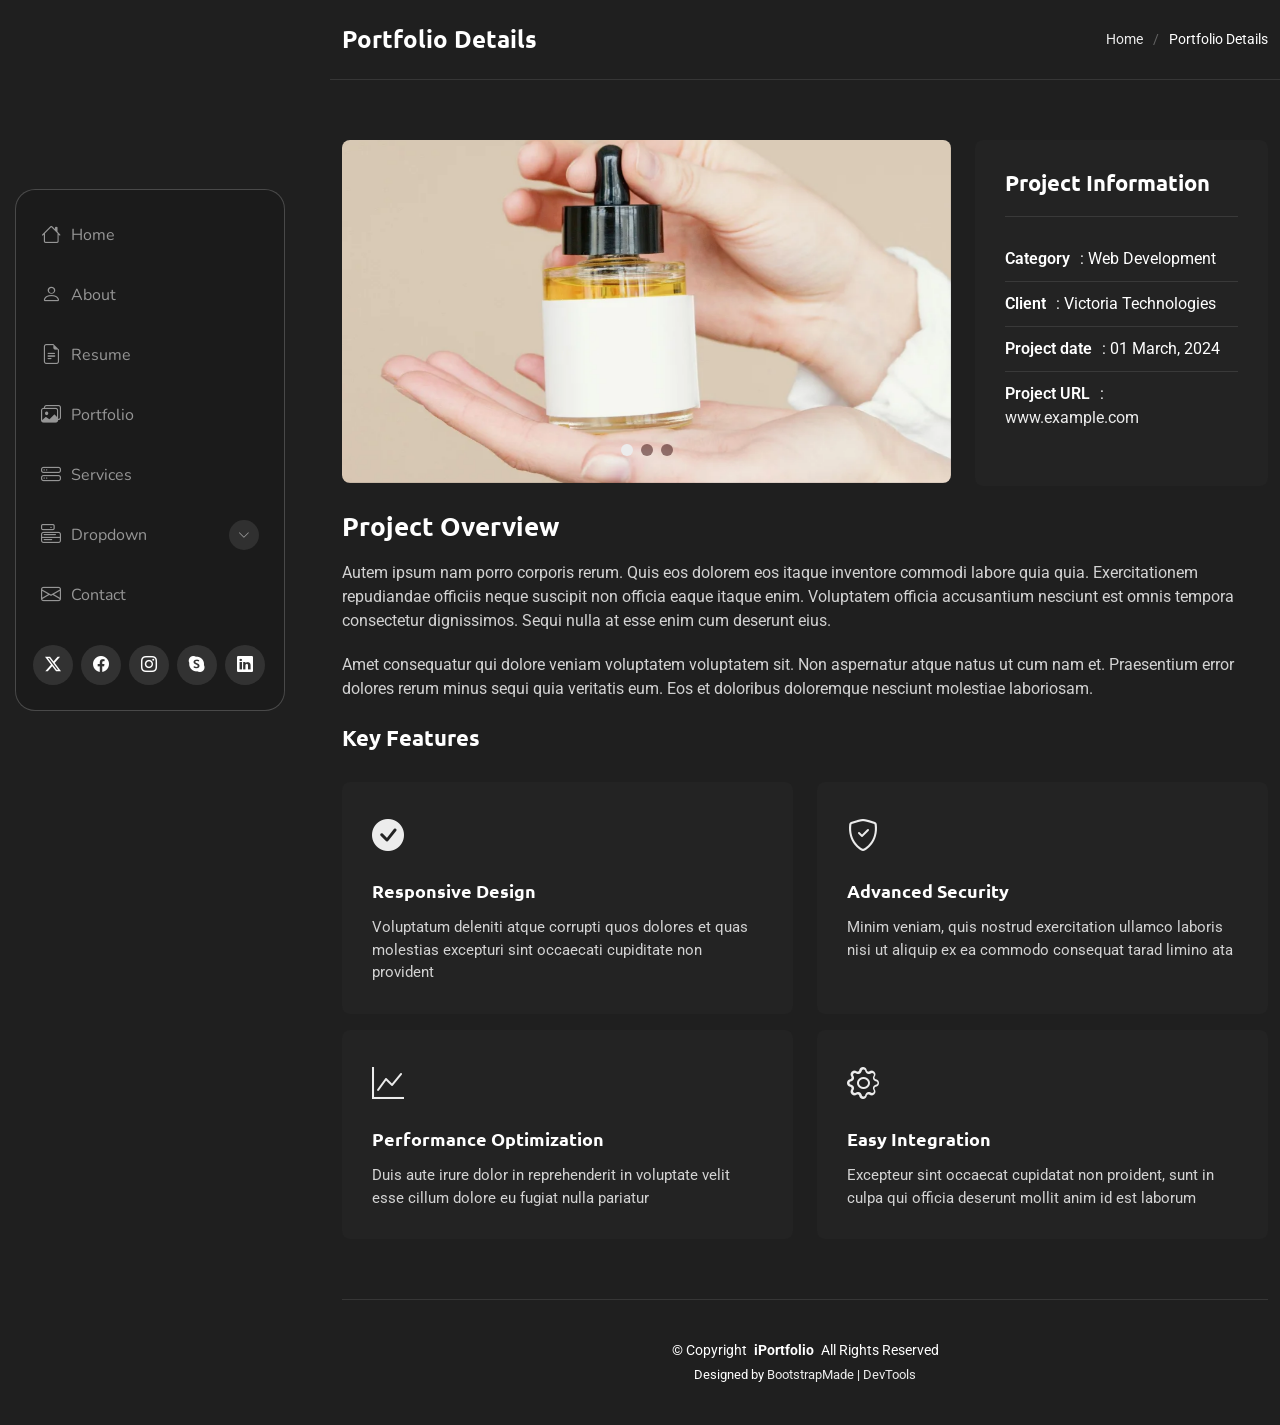
<file: portfolio-details.html>
<!DOCTYPE html>
<html lang="en">

<head>
  <meta charset="utf-8">
  <meta content="width=device-width, initial-scale=1.0" name="viewport">
  <title>Portfolio Details - SnapFolio Bootstrap Template</title>
  <meta name="description" content="">
  <meta name="keywords" content="">

  <!-- Favicons -->
  <link href="assets/img/favicon.png" rel="icon">
  <link href="assets/img/apple-touch-icon.png" rel="apple-touch-icon">

  <!-- Fonts -->
  <link href="https://fonts.googleapis.com" rel="preconnect">
  <link href="https://fonts.gstatic.com" rel="preconnect" crossorigin>
  <link href="https://fonts.googleapis.com/css2?family=Roboto:ital,wght@0,100;0,300;0,400;0,500;0,700;0,900;1,100;1,300;1,400;1,500;1,700;1,900&family=Ubuntu:ital,wght@0,300;0,400;0,500;0,700;1,300;1,400;1,500;1,700&family=Nunito:ital,wght@0,200;0,300;0,400;0,500;0,600;0,700;0,800;0,900;1,200;1,300;1,400;1,500;1,600;1,700;1,800;1,900&display=swap" rel="stylesheet">

  <!-- Vendor CSS Files -->
  <link href="assets/vendor/bootstrap/css/bootstrap.min.css" rel="stylesheet">
  <link href="assets/vendor/bootstrap-icons/bootstrap-icons.css" rel="stylesheet">
  <link href="assets/vendor/aos/aos.css" rel="stylesheet">
  <link href="assets/vendor/glightbox/css/glightbox.min.css" rel="stylesheet">
  <link href="assets/vendor/swiper/swiper-bundle.min.css" rel="stylesheet">

  <!-- Main CSS File -->
  <link href="assets/css/main.css" rel="stylesheet">
</head>

<body class="portfolio-details-page">

  <header id="header" class="header dark-background d-flex flex-column justify-content-center">
    <i class="header-toggle d-xl-none bi bi-list"></i>

    <div class="header-container d-flex flex-column align-items-start">
      <nav id="navmenu" class="navmenu">
        <ul>
          <li><a href="#hero"><i class="bi bi-house navicon"></i>Home</a></li>
          <li><a href="#about"><i class="bi bi-person navicon"></i> About</a></li>
          <li><a href="#resume"><i class="bi bi-file-earmark-text navicon"></i> Resume</a></li>
          <li><a href="#portfolio"><i class="bi bi-images navicon"></i> Portfolio</a></li>
          <li><a href="#services"><i class="bi bi-hdd-stack navicon"></i> Services</a></li>
          <li class="dropdown"><a href="#"><i class="bi bi-menu-button navicon"></i> <span>Dropdown</span> <i class="bi bi-chevron-down toggle-dropdown"></i></a>
            <ul>
              <li><a href="#">Dropdown 1</a></li>
              <li class="dropdown"><a href="#"><span>Deep Dropdown</span> <i class="bi bi-chevron-down toggle-dropdown"></i></a>
                <ul>
                  <li><a href="#">Deep Dropdown 1</a></li>
                  <li><a href="#">Deep Dropdown 2</a></li>
                  <li><a href="#">Deep Dropdown 3</a></li>
                  <li><a href="#">Deep Dropdown 4</a></li>
                  <li><a href="#">Deep Dropdown 5</a></li>
                </ul>
              </li>
              <li><a href="#">Dropdown 2</a></li>
              <li><a href="#">Dropdown 3</a></li>
              <li><a href="#">Dropdown 4</a></li>
            </ul>
          </li>
          <li><a href="#contact"><i class="bi bi-envelope navicon"></i> Contact</a></li>
        </ul>
      </nav>

      <div class="social-links text-center">
        <a href="#" class="twitter"><i class="bi bi-twitter-x"></i></a>
        <a href="#" class="facebook"><i class="bi bi-facebook"></i></a>
        <a href="#" class="instagram"><i class="bi bi-instagram"></i></a>
        <a href="#" class="google-plus"><i class="bi bi-skype"></i></a>
        <a href="#" class="linkedin"><i class="bi bi-linkedin"></i></a>
      </div>

    </div>

  </header>

  <main class="main">

    <!-- Page Title -->
    <div class="page-title dark-background">
      <div class="container d-lg-flex justify-content-between align-items-center">
        <h1 class="mb-2 mb-lg-0">Portfolio Details</h1>
        <nav class="breadcrumbs">
          <ol>
            <li><a href="index.html">Home</a></li>
            <li class="current">Portfolio Details</li>
          </ol>
        </nav>
      </div>
    </div><!-- End Page Title -->

    <!-- Portfolio Details Section -->
    <section id="portfolio-details" class="portfolio-details section">

      <div class="container" data-aos="fade-up" data-aos-delay="100">

        <div class="row gy-4">

          <div class="col-lg-8">
            <div class="portfolio-details-slider swiper init-swiper">

              <script type="application/json" class="swiper-config">
                {
                  "loop": true,
                  "speed": 600,
                  "autoplay": {
                    "delay": 5000
                  },
                  "slidesPerView": "auto",
                  "pagination": {
                    "el": ".swiper-pagination",
                    "type": "bullets",
                    "clickable": true
                  }
                }
              </script>

              <div class="swiper-wrapper align-items-center">

                <div class="swiper-slide">
                  <img src="assets/img/portfolio/portfolio-1.webp" alt="Portfolio Image" class="img-fluid" loading="lazy">
                </div>

                <div class="swiper-slide">
                  <img src="assets/img/portfolio/portfolio-10.webp" alt="Portfolio Image" class="img-fluid" loading="lazy">
                </div>

                <div class="swiper-slide">
                  <img src="assets/img/portfolio/portfolio-7.webp" alt="Portfolio Image" class="img-fluid" loading="lazy">
                </div>

              </div>
              <div class="swiper-pagination"></div>
            </div>
          </div>

          <div class="col-lg-4">
            <div class="portfolio-info" data-aos="fade-left" data-aos-delay="200">
              <h3>Project Information</h3>
              <ul>
                <li><strong>Category</strong>: Web Development</li>
                <li><strong>Client</strong>: Victoria Technologies</li>
                <li><strong>Project date</strong>: 01 March, 2024</li>
                <li><strong>Project URL</strong>: <a href="#" target="_blank">www.example.com</a></li>
              </ul>
            </div>
          </div>

          <div class="col-lg-12">
            <div class="portfolio-description" data-aos="fade-up" data-aos-delay="300">
              <h2>Project Overview</h2>
              <p>
                Autem ipsum nam porro corporis rerum. Quis eos dolorem eos itaque inventore commodi labore quia quia. Exercitationem repudiandae officiis neque suscipit non officia eaque itaque enim. Voluptatem officia accusantium nesciunt est omnis tempora consectetur dignissimos. Sequi nulla at esse enim cum deserunt eius.
              </p>
              <p>
                Amet consequatur qui dolore veniam voluptatem voluptatem sit. Non aspernatur atque natus ut cum nam et. Praesentium error dolores rerum minus sequi quia veritatis eum. Eos et doloribus doloremque nesciunt molestiae laboriosam.
              </p>

              <div class="features mt-4">
                <h3>Key Features</h3>
                <div class="row gy-3">
                  <div class="col-md-6">
                    <div class="feature-item" data-aos="fade-up" data-aos-delay="400">
                      <i class="bi bi-check-circle-fill"></i>
                      <h4>Responsive Design</h4>
                      <p>Voluptatum deleniti atque corrupti quos dolores et quas molestias excepturi sint occaecati cupiditate non provident</p>
                    </div>
                  </div>

                  <div class="col-md-6">
                    <div class="feature-item" data-aos="fade-up" data-aos-delay="500">
                      <i class="bi bi-shield-check"></i>
                      <h4>Advanced Security</h4>
                      <p>Minim veniam, quis nostrud exercitation ullamco laboris nisi ut aliquip ex ea commodo consequat tarad limino ata</p>
                    </div>
                  </div>

                  <div class="col-md-6">
                    <div class="feature-item" data-aos="fade-up" data-aos-delay="600">
                      <i class="bi bi-graph-up"></i>
                      <h4>Performance Optimization</h4>
                      <p>Duis aute irure dolor in reprehenderit in voluptate velit esse cillum dolore eu fugiat nulla pariatur</p>
                    </div>
                  </div>

                  <div class="col-md-6">
                    <div class="feature-item" data-aos="fade-up" data-aos-delay="700">
                      <i class="bi bi-gear"></i>
                      <h4>Easy Integration</h4>
                      <p>Excepteur sint occaecat cupidatat non proident, sunt in culpa qui officia deserunt mollit anim id est laborum</p>
                    </div>
                  </div>
                </div>
              </div>
            </div>
          </div>

        </div>

      </div>

    </section><!-- /Portfolio Details Section -->

  </main>

  <footer id="footer" class="footer position-relative">

    <div class="container">
      <div class="copyright text-center ">
        <p>© <span>Copyright</span> <strong class="px-1 sitename">iPortfolio</strong> <span>All Rights Reserved</span></p>
      </div>
      <div class="credits">
        <!-- All the links in the footer should remain intact. -->
        <!-- You can delete the links only if you've purchased the pro version. -->
        <!-- Licensing information: https://bootstrapmade.com/license/ -->
        <!-- Purchase the pro version with working PHP/AJAX contact form: [buy-url] -->
        Designed by <a href="https://bootstrapmade.com/">BootstrapMade</a> | <a href="https://bootstrapmade.com/tools/">DevTools</a>
      </div>
    </div>

  </footer>

  <!-- Scroll Top -->
  <a href="#" id="scroll-top" class="scroll-top d-flex align-items-center justify-content-center"><i class="bi bi-arrow-up-short"></i></a>

  <!-- Preloader -->
  <div id="preloader"></div>

  <!-- Vendor JS Files -->
  <script src="assets/vendor/bootstrap/js/bootstrap.bundle.min.js"></script>
  <script src="assets/vendor/php-email-form/validate.js"></script>
  <script src="assets/vendor/aos/aos.js"></script>
  <script src="assets/vendor/typed.js/typed.umd.js"></script>
  <script src="assets/vendor/purecounter/purecounter_vanilla.js"></script>
  <script src="assets/vendor/waypoints/noframework.waypoints.js"></script>
  <script src="assets/vendor/isotope-layout/isotope.pkgd.min.js"></script>
  <script src="assets/vendor/imagesloaded/imagesloaded.pkgd.min.js"></script>
  <script src="assets/vendor/glightbox/js/glightbox.min.js"></script>
  <script src="assets/vendor/swiper/swiper-bundle.min.js"></script>

  <!-- Main JS File -->
  <script src="assets/js/main.js"></script>

</body>

</html>
</file>
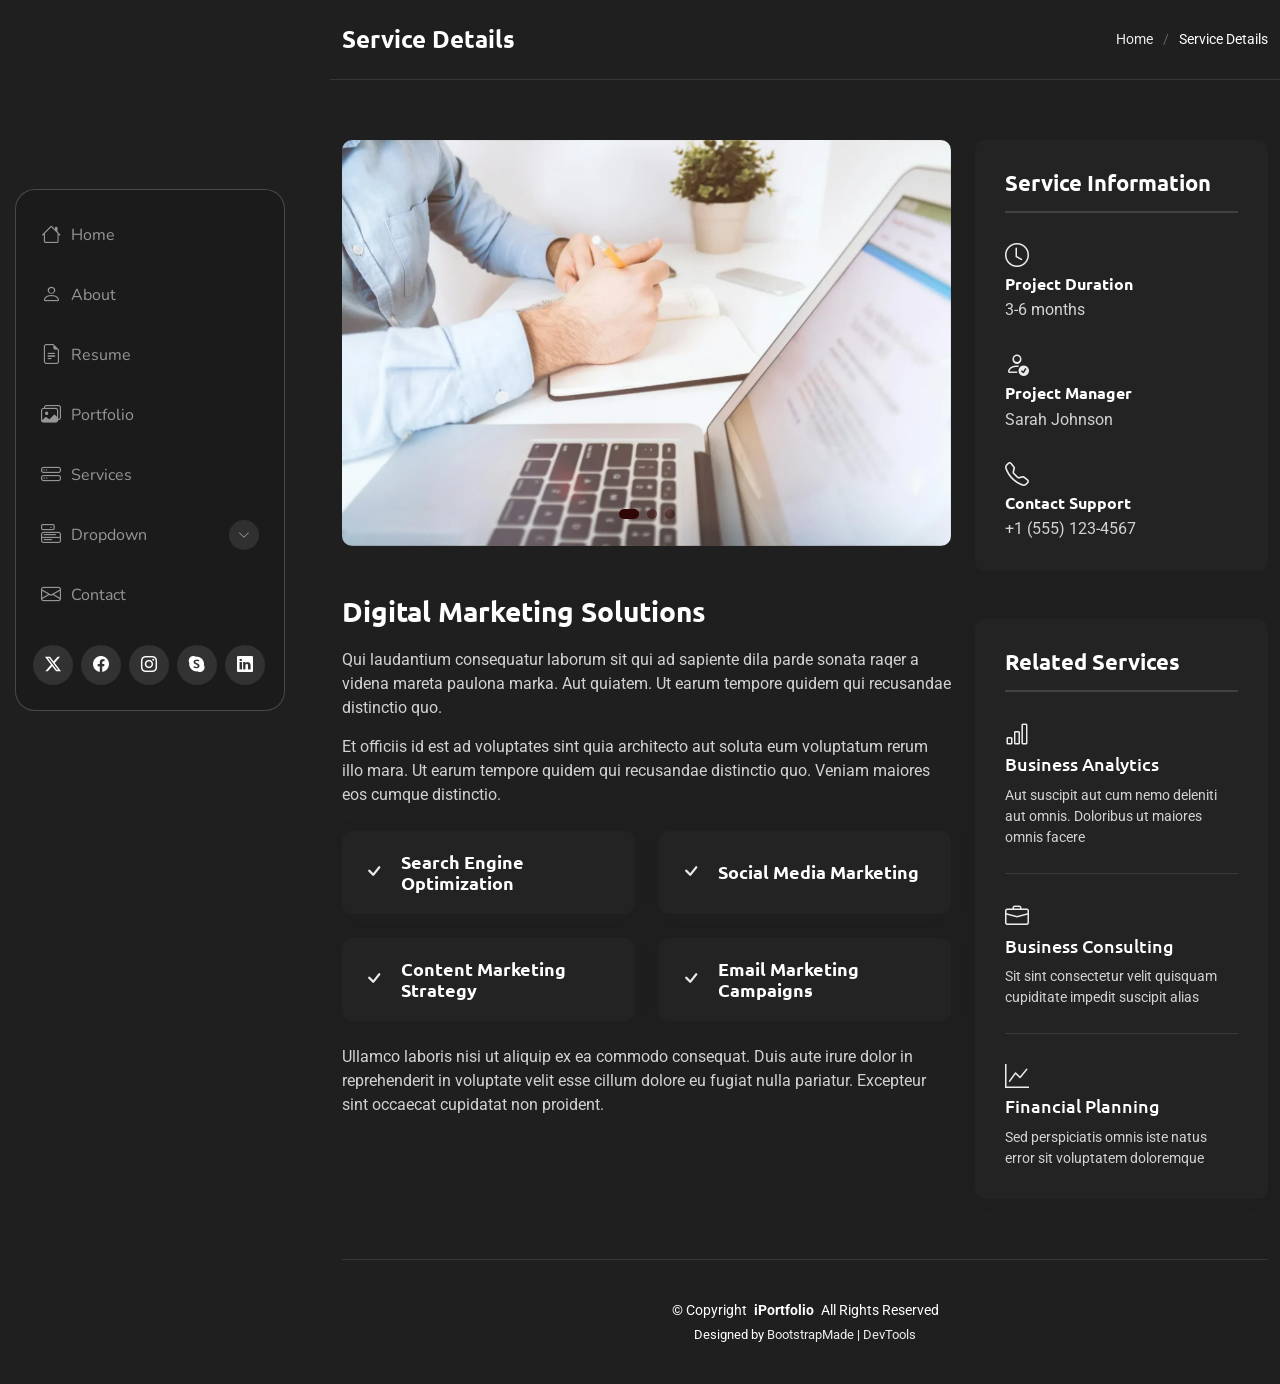
<file: Portfolio/service-details.html>
<!DOCTYPE html>
<html lang="en">

<head>
  <meta charset="utf-8">
  <meta content="width=device-width, initial-scale=1.0" name="viewport">
  <title>Service Details - SnapFolio Bootstrap Template</title>
  <meta name="description" content="">
  <meta name="keywords" content="">

  <!-- Favicons -->
  <link href="assets/img/favicon.png" rel="icon">
  <link href="assets/img/apple-touch-icon.png" rel="apple-touch-icon">

  <!-- Fonts -->
  <link href="https://fonts.googleapis.com" rel="preconnect">
  <link href="https://fonts.gstatic.com" rel="preconnect" crossorigin>
  <link href="https://fonts.googleapis.com/css2?family=Roboto:ital,wght@0,100;0,300;0,400;0,500;0,700;0,900;1,100;1,300;1,400;1,500;1,700;1,900&family=Ubuntu:ital,wght@0,300;0,400;0,500;0,700;1,300;1,400;1,500;1,700&family=Nunito:ital,wght@0,200;0,300;0,400;0,500;0,600;0,700;0,800;0,900;1,200;1,300;1,400;1,500;1,600;1,700;1,800;1,900&display=swap" rel="stylesheet">

  <!-- Vendor CSS Files -->
  <link href="assets/vendor/bootstrap/css/bootstrap.min.css" rel="stylesheet">
  <link href="assets/vendor/bootstrap-icons/bootstrap-icons.css" rel="stylesheet">
  <link href="assets/vendor/aos/aos.css" rel="stylesheet">
  <link href="assets/vendor/glightbox/css/glightbox.min.css" rel="stylesheet">
  <link href="assets/vendor/swiper/swiper-bundle.min.css" rel="stylesheet">

  <!-- Main CSS File -->
  <link href="assets/css/main.css" rel="stylesheet">

  <!-- =======================================================
  * Template Name: SnapFolio
  * Template URL: https://bootstrapmade.com/snapfolio-bootstrap-portfolio-template/
  * Updated: Jul 21 2025 with Bootstrap v5.3.7
  * Author: BootstrapMade.com
  * License: https://bootstrapmade.com/license/
  ======================================================== -->
</head>

<body class="service-details-page">

  <header id="header" class="header dark-background d-flex flex-column justify-content-center">
    <i class="header-toggle d-xl-none bi bi-list"></i>

    <div class="header-container d-flex flex-column align-items-start">
      <nav id="navmenu" class="navmenu">
        <ul>
          <li><a href="#hero"><i class="bi bi-house navicon"></i>Home</a></li>
          <li><a href="#about"><i class="bi bi-person navicon"></i> About</a></li>
          <li><a href="#resume"><i class="bi bi-file-earmark-text navicon"></i> Resume</a></li>
          <li><a href="#portfolio"><i class="bi bi-images navicon"></i> Portfolio</a></li>
          <li><a href="#services"><i class="bi bi-hdd-stack navicon"></i> Services</a></li>
          <li class="dropdown"><a href="#"><i class="bi bi-menu-button navicon"></i> <span>Dropdown</span> <i class="bi bi-chevron-down toggle-dropdown"></i></a>
            <ul>
              <li><a href="#">Dropdown 1</a></li>
              <li class="dropdown"><a href="#"><span>Deep Dropdown</span> <i class="bi bi-chevron-down toggle-dropdown"></i></a>
                <ul>
                  <li><a href="#">Deep Dropdown 1</a></li>
                  <li><a href="#">Deep Dropdown 2</a></li>
                  <li><a href="#">Deep Dropdown 3</a></li>
                  <li><a href="#">Deep Dropdown 4</a></li>
                  <li><a href="#">Deep Dropdown 5</a></li>
                </ul>
              </li>
              <li><a href="#">Dropdown 2</a></li>
              <li><a href="#">Dropdown 3</a></li>
              <li><a href="#">Dropdown 4</a></li>
            </ul>
          </li>
          <li><a href="#contact"><i class="bi bi-envelope navicon"></i> Contact</a></li>
        </ul>
      </nav>

      <div class="social-links text-center">
        <a href="#" class="twitter"><i class="bi bi-twitter-x"></i></a>
        <a href="#" class="facebook"><i class="bi bi-facebook"></i></a>
        <a href="#" class="instagram"><i class="bi bi-instagram"></i></a>
        <a href="#" class="google-plus"><i class="bi bi-skype"></i></a>
        <a href="#" class="linkedin"><i class="bi bi-linkedin"></i></a>
      </div>

    </div>

  </header>

  <main class="main">

    <!-- Page Title -->
    <div class="page-title dark-background">
      <div class="container d-lg-flex justify-content-between align-items-center">
        <h1 class="mb-2 mb-lg-0">Service Details</h1>
        <nav class="breadcrumbs">
          <ol>
            <li><a href="index.html">Home</a></li>
            <li class="current">Service Details</li>
          </ol>
        </nav>
      </div>
    </div><!-- End Page Title -->

    <!-- Service Details Section -->
    <section id="service-details" class="service-details section">

      <div class="container" data-aos="fade-up" data-aos-delay="100">

        <div class="row gy-4">

          <div class="col-lg-8">
            <div class="service-details-slider swiper init-swiper">
              <script type="application/json" class="swiper-config">
                {
                  "loop": true,
                  "speed": 600,
                  "autoplay": {
                    "delay": 5000
                  },
                  "slidesPerView": 1,
                  "pagination": {
                    "el": ".swiper-pagination",
                    "type": "bullets",
                    "clickable": true
                  }
                }
              </script>
              <div class="swiper-wrapper align-items-center">
                <div class="swiper-slide">
                  <img src="assets/img/services/services-1.webp" alt="" class="img-fluid" loading="lazy">
                </div>
                <div class="swiper-slide">
                  <img src="assets/img/services/services-2.webp" alt="" class="img-fluid" loading="lazy">
                </div>
                <div class="swiper-slide">
                  <img src="assets/img/services/services-3.webp" alt="" class="img-fluid" loading="lazy">
                </div>
              </div>
              <div class="swiper-pagination"></div>
            </div>

            <div class="content mt-5">
              <h3>Digital Marketing Solutions</h3>
              <p>
                Qui laudantium consequatur laborum sit qui ad sapiente dila parde sonata raqer a videna mareta paulona marka. Aut quiatem. Ut earum tempore quidem qui recusandae distinctio quo.
              </p>
              <p>
                Et officiis id est ad voluptates sint quia architecto aut soluta eum voluptatum rerum illo mara. Ut earum tempore quidem qui recusandae distinctio quo. Veniam maiores eos cumque distinctio.
              </p>

              <div class="features mt-4">
                <div class="row gy-4">
                  <div class="col-md-6" data-aos="fade-up" data-aos-delay="100">
                    <div class="feature-box d-flex align-items-center">
                      <i class="bi bi-check"></i>
                      <h4>Search Engine Optimization</h4>
                    </div>
                  </div>
                  <div class="col-md-6" data-aos="fade-up" data-aos-delay="200">
                    <div class="feature-box d-flex align-items-center">
                      <i class="bi bi-check"></i>
                      <h4>Social Media Marketing</h4>
                    </div>
                  </div>
                  <div class="col-md-6" data-aos="fade-up" data-aos-delay="300">
                    <div class="feature-box d-flex align-items-center">
                      <i class="bi bi-check"></i>
                      <h4>Content Marketing Strategy</h4>
                    </div>
                  </div>
                  <div class="col-md-6" data-aos="fade-up" data-aos-delay="400">
                    <div class="feature-box d-flex align-items-center">
                      <i class="bi bi-check"></i>
                      <h4>Email Marketing Campaigns</h4>
                    </div>
                  </div>
                </div>
              </div>

              <p class="mt-4">
                Ullamco laboris nisi ut aliquip ex ea commodo consequat. Duis aute irure dolor in reprehenderit in voluptate velit esse cillum dolore eu fugiat nulla pariatur. Excepteur sint occaecat cupidatat non proident.
              </p>
            </div>
          </div>

          <div class="col-lg-4">
            <div class="service-info">
              <h4>Service Information</h4>
              <div class="info-item">
                <i class="bi bi-clock"></i>
                <h5>Project Duration</h5>
                <p>3-6 months</p>
              </div>
              <div class="info-item">
                <i class="bi bi-person-check"></i>
                <h5>Project Manager</h5>
                <p>Sarah Johnson</p>
              </div>
              <div class="info-item">
                <i class="bi bi-telephone"></i>
                <h5>Contact Support</h5>
                <p>+1 (555) 123-4567</p>
              </div>
            </div>

            <div class="related-services mt-5">
              <h4>Related Services</h4>
              <div class="service-item">
                <i class="bi bi-bar-chart"></i>
                <h5><a href="#">Business Analytics</a></h5>
                <p>Aut suscipit aut cum nemo deleniti aut omnis. Doloribus ut maiores omnis facere</p>
              </div>
              <div class="service-item">
                <i class="bi bi-briefcase"></i>
                <h5><a href="#">Business Consulting</a></h5>
                <p>Sit sint consectetur velit quisquam cupiditate impedit suscipit alias</p>
              </div>
              <div class="service-item">
                <i class="bi bi-graph-up"></i>
                <h5><a href="#">Financial Planning</a></h5>
                <p>Sed perspiciatis omnis iste natus error sit voluptatem doloremque</p>
              </div>
            </div>
          </div>

        </div>

      </div>

    </section><!-- /Service Details Section -->

  </main>

  <footer id="footer" class="footer position-relative">

    <div class="container">
      <div class="copyright text-center ">
        <p>© <span>Copyright</span> <strong class="px-1 sitename">iPortfolio</strong> <span>All Rights Reserved</span></p>
      </div>
      <div class="credits">
        <!-- All the links in the footer should remain intact. -->
        <!-- You can delete the links only if you've purchased the pro version. -->
        <!-- Licensing information: https://bootstrapmade.com/license/ -->
        <!-- Purchase the pro version with working PHP/AJAX contact form: [buy-url] -->
        Designed by <a href="https://bootstrapmade.com/">BootstrapMade</a> | <a href="https://bootstrapmade.com/tools/">DevTools</a>
      </div>
    </div>

  </footer>

  <!-- Scroll Top -->
  <a href="#" id="scroll-top" class="scroll-top d-flex align-items-center justify-content-center"><i class="bi bi-arrow-up-short"></i></a>

  <!-- Preloader -->
  <div id="preloader"></div>

  <!-- Vendor JS Files -->
  <script src="assets/vendor/bootstrap/js/bootstrap.bundle.min.js"></script>
  <script src="assets/vendor/php-email-form/validate.js"></script>
  <script src="assets/vendor/aos/aos.js"></script>
  <script src="assets/vendor/typed.js/typed.umd.js"></script>
  <script src="assets/vendor/purecounter/purecounter_vanilla.js"></script>
  <script src="assets/vendor/waypoints/noframework.waypoints.js"></script>
  <script src="assets/vendor/isotope-layout/isotope.pkgd.min.js"></script>
  <script src="assets/vendor/imagesloaded/imagesloaded.pkgd.min.js"></script>
  <script src="assets/vendor/glightbox/js/glightbox.min.js"></script>
  <script src="assets/vendor/swiper/swiper-bundle.min.js"></script>

  <!-- Main JS File -->
  <script src="assets/js/main.js"></script>

</body>

</html>
</file>
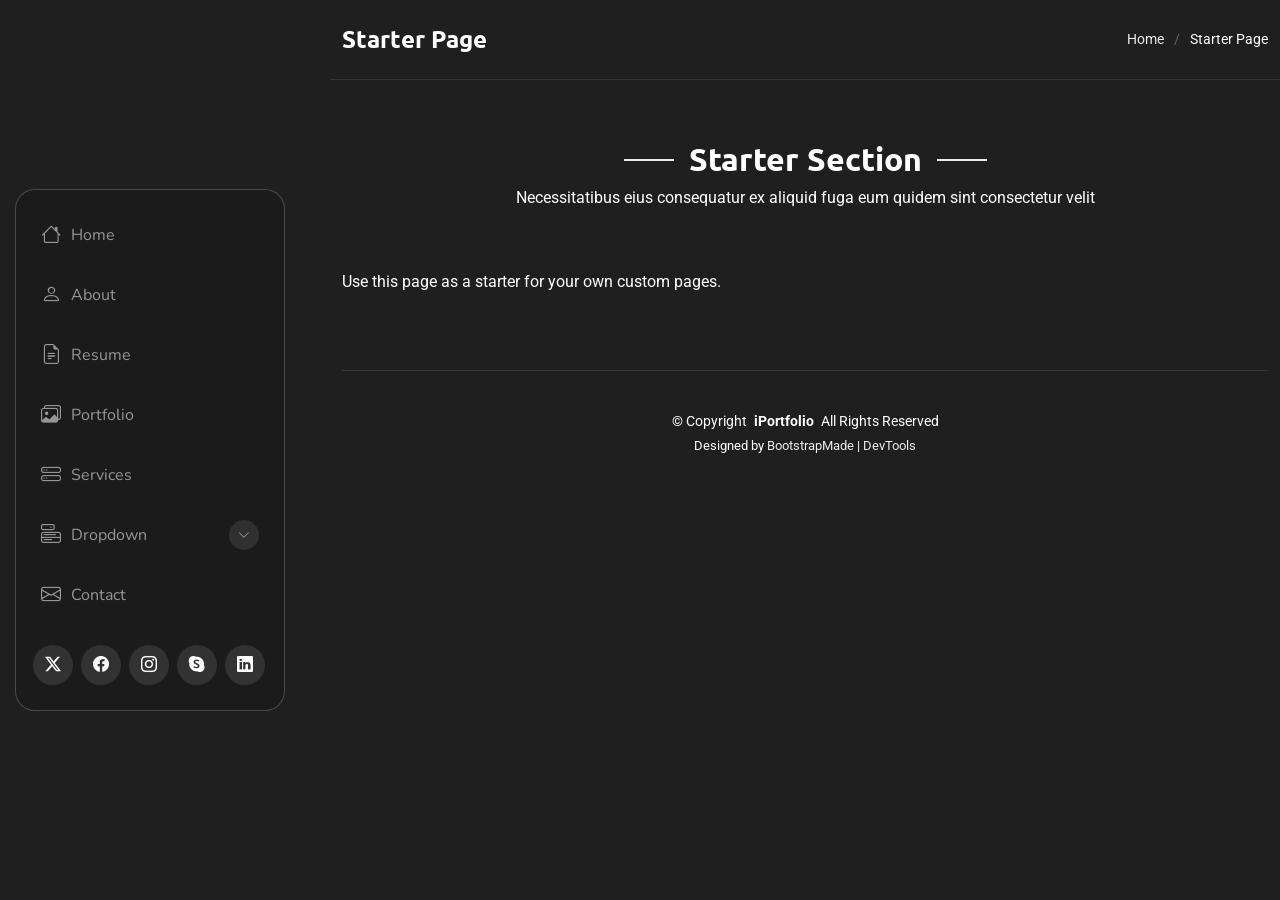
<file: Portfolio/starter-page.html>
<!DOCTYPE html>
<html lang="en">

<head>
  <meta charset="utf-8">
  <meta content="width=device-width, initial-scale=1.0" name="viewport">
  <title>Starter Page - SnapFolio Bootstrap Template</title>
  <meta name="description" content="">
  <meta name="keywords" content="">

  <!-- Favicons -->
  <link href="assets/img/favicon.png" rel="icon">
  <link href="assets/img/apple-touch-icon.png" rel="apple-touch-icon">

  <!-- Fonts -->
  <link href="https://fonts.googleapis.com" rel="preconnect">
  <link href="https://fonts.gstatic.com" rel="preconnect" crossorigin>
  <link href="https://fonts.googleapis.com/css2?family=Roboto:ital,wght@0,100;0,300;0,400;0,500;0,700;0,900;1,100;1,300;1,400;1,500;1,700;1,900&family=Ubuntu:ital,wght@0,300;0,400;0,500;0,700;1,300;1,400;1,500;1,700&family=Nunito:ital,wght@0,200;0,300;0,400;0,500;0,600;0,700;0,800;0,900;1,200;1,300;1,400;1,500;1,600;1,700;1,800;1,900&display=swap" rel="stylesheet">

  <!-- Vendor CSS Files -->
  <link href="assets/vendor/bootstrap/css/bootstrap.min.css" rel="stylesheet">
  <link href="assets/vendor/bootstrap-icons/bootstrap-icons.css" rel="stylesheet">
  <link href="assets/vendor/aos/aos.css" rel="stylesheet">
  <link href="assets/vendor/glightbox/css/glightbox.min.css" rel="stylesheet">
  <link href="assets/vendor/swiper/swiper-bundle.min.css" rel="stylesheet">

  <!-- Main CSS File -->
  <link href="assets/css/main.css" rel="stylesheet">

  <!-- =======================================================
  * Template Name: SnapFolio
  * Template URL: https://bootstrapmade.com/snapfolio-bootstrap-portfolio-template/
  * Updated: Jul 21 2025 with Bootstrap v5.3.7
  * Author: BootstrapMade.com
  * License: https://bootstrapmade.com/license/
  ======================================================== -->
</head>

<body class="starter-page-page">

  <header id="header" class="header dark-background d-flex flex-column justify-content-center">
    <i class="header-toggle d-xl-none bi bi-list"></i>

    <div class="header-container d-flex flex-column align-items-start">
      <nav id="navmenu" class="navmenu">
        <ul>
          <li><a href="#hero"><i class="bi bi-house navicon"></i>Home</a></li>
          <li><a href="#about"><i class="bi bi-person navicon"></i> About</a></li>
          <li><a href="#resume"><i class="bi bi-file-earmark-text navicon"></i> Resume</a></li>
          <li><a href="#portfolio"><i class="bi bi-images navicon"></i> Portfolio</a></li>
          <li><a href="#services"><i class="bi bi-hdd-stack navicon"></i> Services</a></li>
          <li class="dropdown"><a href="#"><i class="bi bi-menu-button navicon"></i> <span>Dropdown</span> <i class="bi bi-chevron-down toggle-dropdown"></i></a>
            <ul>
              <li><a href="#">Dropdown 1</a></li>
              <li class="dropdown"><a href="#"><span>Deep Dropdown</span> <i class="bi bi-chevron-down toggle-dropdown"></i></a>
                <ul>
                  <li><a href="#">Deep Dropdown 1</a></li>
                  <li><a href="#">Deep Dropdown 2</a></li>
                  <li><a href="#">Deep Dropdown 3</a></li>
                  <li><a href="#">Deep Dropdown 4</a></li>
                  <li><a href="#">Deep Dropdown 5</a></li>
                </ul>
              </li>
              <li><a href="#">Dropdown 2</a></li>
              <li><a href="#">Dropdown 3</a></li>
              <li><a href="#">Dropdown 4</a></li>
            </ul>
          </li>
          <li><a href="#contact"><i class="bi bi-envelope navicon"></i> Contact</a></li>
        </ul>
      </nav>

      <div class="social-links text-center">
        <a href="#" class="twitter"><i class="bi bi-twitter-x"></i></a>
        <a href="#" class="facebook"><i class="bi bi-facebook"></i></a>
        <a href="#" class="instagram"><i class="bi bi-instagram"></i></a>
        <a href="#" class="google-plus"><i class="bi bi-skype"></i></a>
        <a href="#" class="linkedin"><i class="bi bi-linkedin"></i></a>
      </div>

    </div>

  </header>

  <main class="main">

    <!-- Page Title -->
    <div class="page-title dark-background">
      <div class="container d-lg-flex justify-content-between align-items-center">
        <h1 class="mb-2 mb-lg-0">Starter Page</h1>
        <nav class="breadcrumbs">
          <ol>
            <li><a href="index.html">Home</a></li>
            <li class="current">Starter Page</li>
          </ol>
        </nav>
      </div>
    </div><!-- End Page Title -->

    <!-- Starter Section Section -->
    <section id="starter-section" class="starter-section section">

      <!-- Section Title -->
      <div class="container section-title" data-aos="fade-up">
        <h2>Starter Section</h2>
        <p>Necessitatibus eius consequatur ex aliquid fuga eum quidem sint consectetur velit</p>
      </div><!-- End Section Title -->

      <div class="container" data-aos="fade-up">
        <p>Use this page as a starter for your own custom pages.</p>
      </div>

    </section><!-- /Starter Section Section -->

  </main>

  <footer id="footer" class="footer position-relative">

    <div class="container">
      <div class="copyright text-center ">
        <p>© <span>Copyright</span> <strong class="px-1 sitename">iPortfolio</strong> <span>All Rights Reserved</span></p>
      </div>
      <div class="credits">
        <!-- All the links in the footer should remain intact. -->
        <!-- You can delete the links only if you've purchased the pro version. -->
        <!-- Licensing information: https://bootstrapmade.com/license/ -->
        <!-- Purchase the pro version with working PHP/AJAX contact form: [buy-url] -->
        Designed by <a href="https://bootstrapmade.com/">BootstrapMade</a> | <a href="https://bootstrapmade.com/tools/">DevTools</a>
      </div>
    </div>

  </footer>

  <!-- Scroll Top -->
  <a href="#" id="scroll-top" class="scroll-top d-flex align-items-center justify-content-center"><i class="bi bi-arrow-up-short"></i></a>

  <!-- Preloader -->
  <div id="preloader"></div>

  <!-- Vendor JS Files -->
  <script src="assets/vendor/bootstrap/js/bootstrap.bundle.min.js"></script>
  <script src="assets/vendor/php-email-form/validate.js"></script>
  <script src="assets/vendor/aos/aos.js"></script>
  <script src="assets/vendor/typed.js/typed.umd.js"></script>
  <script src="assets/vendor/purecounter/purecounter_vanilla.js"></script>
  <script src="assets/vendor/waypoints/noframework.waypoints.js"></script>
  <script src="assets/vendor/isotope-layout/isotope.pkgd.min.js"></script>
  <script src="assets/vendor/imagesloaded/imagesloaded.pkgd.min.js"></script>
  <script src="assets/vendor/glightbox/js/glightbox.min.js"></script>
  <script src="assets/vendor/swiper/swiper-bundle.min.js"></script>

  <!-- Main JS File -->
  <script src="assets/js/main.js"></script>

</body>

</html>
</file>
<file: assets/css/main.css>
/**
* Template Name: SnapFolio
* Template URL: https://bootstrapmade.com/snapfolio-bootstrap-portfolio-template/
* Updated: Jul 21 2025 with Bootstrap v5.3.7
* Author: BootstrapMade.com
* License: https://bootstrapmade.com/license/
*/

/*--------------------------------------------------------------
# Font & Color Variables
# Help: https://bootstrapmade.com/color-system/
--------------------------------------------------------------*/
/* Fonts */
:root {
  --default-font: "Roboto",  system-ui, -apple-system, "Segoe UI", Roboto, "Helvetica Neue", Arial, "Noto Sans", "Liberation Sans", sans-serif, "Apple Color Emoji", "Segoe UI Emoji", "Segoe UI Symbol", "Noto Color Emoji";
  --heading-font: "Ubuntu",  sans-serif;
  --nav-font: "Nunito",  sans-serif;
}

/* Global Colors - The following color variables are used throughout the website. Updating them here will change the color scheme of the entire website */
:root { 
  --background-color: #1f1f1f; /* Background color for the entire website, including individual sections */
  --default-color: #ffffff; /* Default color used for the majority of the text content across the entire website */
  --heading-color: #ffffff; /* Color for headings, subheadings and title throughout the website */
  --accent-color: #ececec; /* Accent color that represents your brand on the website. It's used for buttons, links, and other elements that need to stand out */
  --surface-color: #232323; /* The surface color is used as a background of boxed elements within sections, such as cards, icon boxes, or other elements that require a visual separation from the global background. */
  --contrast-color: #310606; /* Contrast color for text, ensuring readability against backgrounds of accent, heading, or default colors. */
}

/* Nav Menu Colors - The following color variables are used specifically for the navigation menu. They are separate from the global colors to allow for more customization options */
:root {
  --nav-color: rgba(236, 236, 236, 0.59);  /* The default color of the main navmenu links */
  --nav-hover-color: #ffffff; /* Applied to main navmenu links when they are hovered over or active */
  --nav-mobile-background-color: #393939; /* Used as the background color for mobile navigation menu */
  --nav-dropdown-background-color: #393939; /* Used as the background color for dropdown items that appear when hovering over primary navigation items */
  --nav-dropdown-color: #ffffff; /* Used for navigation links of the dropdown items in the navigation menu. */
  --nav-dropdown-hover-color: #ececec; /* Similar to --nav-hover-color, this color is applied to dropdown navigation links when they are hovered over. */
}

/* Color Presets - These classes override global colors when applied to any section or element, providing reuse of the sam color scheme. */

.light-background {
  --background-color: #2c2c2c;
  --surface-color: #323232;
}

.dark-background {
  --background-color: #040b14;
  --default-color: #ffffff;
  --heading-color: #ffffff;
  --surface-color: #151f2b;
  --contrast-color: #ffffff;
}

/* Smooth scroll */
:root {
  scroll-behavior: smooth;
}

/*--------------------------------------------------------------
# General Styling & Shared Classes
--------------------------------------------------------------*/
body {
  color: var(--default-color);
  background-color: var(--background-color);
  font-family: var(--default-font);
}

a {
  color: var(--accent-color);
  text-decoration: none;
  transition: 0.3s;
}

a:hover {
  color: color-mix(in srgb, var(--accent-color), transparent 25%);
  text-decoration: none;
}

h1,
h2,
h3,
h4,
h5,
h6 {
  color: var(--heading-color);
  font-family: var(--heading-font);
}

/* PHP Email Form Messages
------------------------------*/
.php-email-form .error-message {
  display: none;
  background: #df1529;
  color: #ffffff;
  text-align: left;
  padding: 15px;
  margin-bottom: 24px;
  font-weight: 600;
}

.php-email-form .sent-message {
  display: none;
  color: #ffffff;
  background: #059652;
  text-align: center;
  padding: 15px;
  margin-bottom: 24px;
  font-weight: 600;
}

.php-email-form .loading {
  display: none;
  background: var(--surface-color);
  text-align: center;
  padding: 15px;
  margin-bottom: 24px;
}

.php-email-form .loading:before {
  content: "";
  display: inline-block;
  border-radius: 50%;
  width: 24px;
  height: 24px;
  margin: 0 10px -6px 0;
  border: 3px solid var(--accent-color);
  border-top-color: var(--surface-color);
  animation: php-email-form-loading 1s linear infinite;
}

@keyframes php-email-form-loading {
  0% {
    transform: rotate(0deg);
  }

  100% {
    transform: rotate(360deg);
  }
}

/*--------------------------------------------------------------
# Global Header
--------------------------------------------------------------*/
.header {
  --background-color: #1b1b1b;
  --contrast-color: #444444;
  color: var(--default-color);
  position: fixed;
  top: 0;
  left: 0;
  bottom: 0;
  padding: 0 15px;
  width: 300px;
  transition: all ease-in-out 0.3s;
  overflow-y: auto;
  z-index: 997;
}

.header .header-container {
  border-radius: 20px;
  padding: 15px;
  background-color: var(--background-color);
  border: 1px solid color-mix(in srgb, var(--default-color), transparent 80%);
}

.header .social-links {
  margin: 0 0 10px 0;
}

.header .social-links a {
  font-size: 16px;
  display: inline-flex;
  align-items: center;
  justify-content: center;
  background: color-mix(in srgb, var(--default-color), transparent 90%);
  color: var(--default-color);
  margin: 0 2px;
  border-radius: 50%;
  text-align: center;
  width: 40px;
  height: 40px;
  transition: 0.3s;
}

.header .social-links a:hover {
  color: var(--contrast-color);
  background: var(--accent-color);
}

@media (min-width: 1200px) {

  .header~main,
  .header~#footer {
    margin-left: 330px;
  }
}

@media (max-width: 1199px) {
  .header {
    left: -100%;
  }
}

.header.header-show {
  left: 0;
}

.header .header-toggle {
  color: var(--contrast-color);
  background-color: var(--accent-color);
  font-size: 22px;
  display: flex;
  align-items: center;
  justify-content: center;
  width: 40px;
  height: 40px;
  border-radius: 50%;
  cursor: pointer;
  position: fixed;
  top: 15px;
  right: 15px;
  z-index: 9999;
  transition: background-color 0.3s;
}

.header .header-toggle:hover {
  color: var(--contrast-color);
  background-color: color-mix(in srgb, var(--accent-color) 90%, white 15%);
}

/*--------------------------------------------------------------
# Navigation Menu
--------------------------------------------------------------*/
.mobile-nav-toggle {
  display: none;
}

.navmenu {
  padding: 0;
  z-index: 9997;
  width: 100%;
}

.navmenu ul {
  list-style: none;
  padding: 0 0 20px 0;
  margin: 0;
}

.navmenu a,
.navmenu a:focus {
  color: var(--nav-color);
  padding: 15px 10px;
  font-family: var(--nav-font);
  font-size: 16px;
  font-weight: 400;
  display: flex;
  align-items: center;
  white-space: nowrap;
  transition: 0.3s;
  width: 100%;
}

.navmenu a .navicon,
.navmenu a:focus .navicon {
  font-size: 20px;
  margin-right: 10px;
}

.navmenu a .toggle-dropdown,
.navmenu a:focus .toggle-dropdown {
  font-size: 12px;
  line-height: 0;
  margin-left: auto;
  width: 30px;
  height: 30px;
  display: flex;
  align-items: center;
  justify-content: center;
  border-radius: 50%;
  transition: 0.3s;
  flex-shrink: 0;
  background-color: color-mix(in srgb, var(--accent-color), transparent 90%);
}

.navmenu a .toggle-dropdown:hover,
.navmenu a:focus .toggle-dropdown:hover {
  background-color: var(--accent-color);
  color: var(--contrast-color);
}

.navmenu a:hover,
.navmenu .active,
.navmenu .active:focus {
  color: var(--nav-hover-color);
}

.navmenu a:hover .navicon,
.navmenu .active .navicon,
.navmenu .active:focus .navicon {
  color: var(--accent-color);
}

.navmenu .active .toggle-dropdown,
.navmenu .active:focus .toggle-dropdown {
  background-color: var(--accent-color);
  color: var(--contrast-color);
  transform: rotate(180deg);
}

.navmenu .dropdown {
  display: block;
}

.navmenu .dropdown a,
.navmenu .dropdown a:focus {
  color: --nav-dropdown-color;
}

.navmenu .dropdown a:hover,
.navmenu .dropdown .active,
.navmenu .dropdown .active:focus {
  color: var(--nav-dropdown-hover-color);
}

.navmenu .dropdown ul {
  position: static;
  display: none;
  z-index: 99;
  padding: 5px 10px;
  margin: 5px 10px;
  background-color: var(--nav-dropdown-background-color);
  border: 1px solid color-mix(in srgb, var(--default-color), transparent 90%);
  box-shadow: none;
  transition: all 0.5s ease-in-out;
}

.navmenu .dropdown ul ul {
  background-color: rgba(33, 37, 41, 0.1);
}

.navmenu .dropdown>.dropdown-active {
  display: block;
  background-color: rgba(33, 37, 41, 0.03);
}

/*--------------------------------------------------------------
# Global Footer
--------------------------------------------------------------*/
.footer {
  color: var(--default-color);
  background-color: var(--background-color);
  font-size: 14px;
  padding: 0 0 40px 0;
  position: relative;
}

.footer .copyright {
  padding-top: 40px;
  border-top: 1px solid color-mix(in srgb, var(--default-color), transparent 90%);
}

.footer .copyright p {
  margin-bottom: 0;
}

.footer .credits {
  margin-top: 4px;
  font-size: 13px;
  text-align: center;
}

/*--------------------------------------------------------------
# Preloader
--------------------------------------------------------------*/
#preloader {
  position: fixed;
  inset: 0;
  z-index: 999999;
  overflow: hidden;
  background: var(--background-color);
  transition: all 0.6s ease-out;
}

#preloader:before {
  content: "";
  position: fixed;
  top: calc(50% - 30px);
  left: calc(50% - 30px);
  border: 6px solid #ffffff;
  border-color: var(--accent-color) transparent var(--accent-color) transparent;
  border-radius: 50%;
  width: 60px;
  height: 60px;
  animation: animate-preloader 1.5s linear infinite;
}

@keyframes animate-preloader {
  0% {
    transform: rotate(0deg);
  }

  100% {
    transform: rotate(360deg);
  }
}

/*--------------------------------------------------------------
# Scroll Top Button
--------------------------------------------------------------*/
.scroll-top {
  position: fixed;
  visibility: hidden;
  opacity: 0;
  right: 15px;
  bottom: -15px;
  z-index: 99999;
  background-color: var(--accent-color);
  width: 44px;
  height: 44px;
  border-radius: 50px;
  transition: all 0.4s;
}

.scroll-top i {
  font-size: 24px;
  color: var(--contrast-color);
  line-height: 0;
}

.scroll-top:hover {
  background-color: color-mix(in srgb, var(--accent-color), transparent 20%);
  color: var(--contrast-color);
}

.scroll-top.active {
  visibility: visible;
  opacity: 1;
  bottom: 15px;
}

/*--------------------------------------------------------------
# Disable aos animation delay on mobile devices
--------------------------------------------------------------*/
@media screen and (max-width: 768px) {
  [data-aos-delay] {
    transition-delay: 0 !important;
  }
}

/*--------------------------------------------------------------
# Global Page Titles & Breadcrumbs
--------------------------------------------------------------*/
.page-title {
  color: var(--default-color);
  padding: 25px 0 0 0;
  position: relative;
}

.page-title .container {
  border-bottom: 1px solid color-mix(in srgb, var(--default-color), transparent 90%);
  padding-bottom: 25px;
}

.page-title h1 {
  font-size: 24px;
  font-weight: 700;
}

.page-title .breadcrumbs ol {
  display: flex;
  flex-wrap: wrap;
  list-style: none;
  padding: 0;
  margin: 0;
  font-size: 14px;
  font-weight: 400;
}

.page-title .breadcrumbs ol li+li {
  padding-left: 10px;
}

.page-title .breadcrumbs ol li+li::before {
  content: "/";
  display: inline-block;
  padding-right: 10px;
  color: color-mix(in srgb, var(--default-color), transparent 70%);
}

/*--------------------------------------------------------------
# Global Sections
--------------------------------------------------------------*/
section,
.section {
  color: var(--default-color);
  background-color: var(--background-color);
  padding: 60px 0;
  overflow: clip;
}

/*--------------------------------------------------------------
# Global Section Titles
--------------------------------------------------------------*/
.section-title {
  text-align: center;
  padding-bottom: 60px;
  position: relative;
}

.section-title h2 {
  font-size: 32px;
  font-weight: 700;
  position: relative;
}

.section-title h2:before,
.section-title h2:after {
  content: "";
  width: 50px;
  height: 2px;
  background: var(--accent-color);
  display: inline-block;
}

.section-title h2:before {
  margin: 0 15px 10px 0;
}

.section-title h2:after {
  margin: 0 0 10px 15px;
}

.section-title p {
  margin-bottom: 0;
}

/*--------------------------------------------------------------
# Hero Section
--------------------------------------------------------------*/
.hero {
  min-height: 100vh;
  position: relative;
  overflow: hidden;
  display: flex;
  align-items: center;
}

.hero .background-elements {
  position: absolute;
  top: 0;
  left: 0;
  width: 100%;
  height: 100%;
  z-index: 1;
  overflow: hidden;
}

.hero .background-elements .bg-circle {
  position: absolute;
  border-radius: 50%;
  background: linear-gradient(45deg, color-mix(in srgb, var(--accent-color), transparent 90%), color-mix(in srgb, var(--accent-color), transparent 95%));
  animation: float 6s ease-in-out infinite;
}

.hero .background-elements .bg-circle.circle-1 {
  width: 300px;
  height: 300px;
  top: 10%;
  right: 10%;
  animation-delay: 0s;
}

.hero .background-elements .bg-circle.circle-2 {
  width: 200px;
  height: 200px;
  bottom: 20%;
  left: 5%;
  animation-delay: 2s;
}

.hero .hero-content {
  position: relative;
  width: 100%;
  z-index: 2;
}

.hero .container {
  position: relative;
  z-index: 3;
}

.hero .hero-text h1 {
  font-size: 72px;
  font-weight: 800;
  line-height: 1.1;
  margin-bottom: 15px;
  color: var(--heading-color);
}

.hero .hero-text h1 .accent-text {
  color: var(--accent-color);
  position: relative;
}

.hero .hero-text h1 .accent-text::after {
  content: "";
  position: absolute;
  bottom: -5px;
  left: 0;
  width: 100%;
  height: 3px;
  background: linear-gradient(90deg, var(--accent-color), color-mix(in srgb, var(--accent-color), transparent 50%));
}

.hero .hero-text h2 {
  font-size: 32px;
  font-weight: 600;
  color: var(--heading-color);
  margin-bottom: 10px;
}

.hero .hero-text .lead {
  font-size: 24px;
  margin-bottom: 20px;
  color: var(--default-color);
}

.hero .hero-text .lead span {
  color: var(--accent-color);
  font-weight: 600;
  border-bottom: 2px solid var(--accent-color);
  padding-bottom: 2px;
}

.hero .hero-text .description {
  font-size: 18px;
  line-height: 1.6;
  color: color-mix(in srgb, var(--default-color), transparent 20%);
  margin-bottom: 40px;
  max-width: 500px;
}

.hero .hero-actions {
  display: flex;
  gap: 20px;
  margin-bottom: 40px;
  flex-wrap: wrap;
}

.hero .hero-actions .btn {
  padding: 14px 30px;
  font-size: 16px;
  font-weight: 600;
  border-radius: 50px;
  text-decoration: none;
  transition: all 0.3s ease;
  border: 2px solid;
}

.hero .hero-actions .btn.btn-primary {
  background-color: var(--accent-color);
  color: var(--contrast-color);
  border-color: var(--accent-color);
}

.hero .hero-actions .btn.btn-primary:hover {
  background-color: color-mix(in srgb, var(--accent-color), black 10%);
  transform: translateY(-2px);
  box-shadow: 0 8px 25px color-mix(in srgb, var(--accent-color), transparent 70%);
}

.hero .hero-actions .btn.btn-outline {
  background-color: transparent;
  color: var(--accent-color);
  border-color: var(--accent-color);
}

.hero .hero-actions .btn.btn-outline:hover {
  background-color: var(--accent-color);
  color: var(--contrast-color);
  transform: translateY(-2px);
}

.hero .social-links {
  display: flex;
  gap: 20px;
}

.hero .social-links a {
  width: 50px;
  height: 50px;
  display: flex;
  align-items: center;
  justify-content: center;
  background-color: var(--surface-color);
  color: color-mix(in srgb, var(--default-color), transparent 40%);
  border-radius: 50%;
  font-size: 20px;
  transition: all 0.3s ease;
}

.hero .social-links a:hover {
  color: var(--contrast-color);
  background-color: var(--accent-color);
  transform: translateY(-3px);
  box-shadow: 0 8px 25px color-mix(in srgb, var(--accent-color), transparent 70%);
}

.hero .hero-visual {
  display: flex;
  justify-content: center;
  align-items: center;
  height: 100%;
}

.hero .hero-visual .profile-container {
  position: relative;
  width: 400px;
  height: 400px;
}

.hero .hero-visual .profile-container .profile-background {
  position: absolute;
  top: 15px;
  left: 15px;
  width: 100%;
  height: 100%;
  background: color-mix(in srgb, var(--accent-color), transparent 90%);
  border-radius: 30px;
  z-index: 1;
}

.hero .hero-visual .profile-container .profile-image {
  position: relative;
  width: 100%;
  height: 100%;
  object-fit: cover;
  border-radius: 30px;
  z-index: 2;
}

@keyframes float {

  0%,
  100% {
    transform: translateY(0px);
  }

  50% {
    transform: translateY(-20px);
  }
}

@keyframes floatIcon {

  0%,
  100% {
    transform: translateY(0px) rotate(0deg);
  }

  50% {
    transform: translateY(-10px) rotate(5deg);
  }
}

@media (max-width: 992px) {
  .hero .hero-text {
    text-align: center;
    margin-bottom: 50px;
  }

  .hero .hero-text h1 {
    font-size: 56px;
  }

  .hero .hero-text h2 {
    font-size: 28px;
  }

  .hero .hero-text .lead {
    font-size: 20px;
  }

  .hero .hero-visual .profile-container {
    width: 350px;
    height: 350px;
  }
}

@media (max-width: 768px) {
  .hero .hero-text h1 {
    font-size: 42px;
  }

  .hero .hero-text h2 {
    font-size: 24px;
  }

  .hero .hero-text .lead {
    font-size: 18px;
  }

  .hero .hero-text .description {
    font-size: 16px;
  }

  .hero .hero-actions {
    justify-content: center;
  }

  .hero .hero-actions .btn {
    padding: 12px 25px;
    font-size: 14px;
  }

  .hero .hero-visual .profile-container {
    width: 300px;
    height: 300px;
  }

  .hero .background-elements .bg-circle.circle-1 {
    width: 200px;
    height: 200px;
  }

  .hero .background-elements .bg-circle.circle-2 {
    width: 150px;
    height: 150px;
  }

  .hero .background-elements .bg-circle.circle-3 {
    width: 100px;
    height: 100px;
  }
}

/*--------------------------------------------------------------
# About Section
--------------------------------------------------------------*/
.about .profile-card {
  background: linear-gradient(135deg, var(--surface-color) 0%, color-mix(in srgb, var(--surface-color), var(--accent-color) 5%) 100%);
  border-radius: 2rem;
  padding: 2.5rem;
  text-align: center;
  box-shadow: 0 20px 40px rgba(0, 0, 0, 0.08);
  border: 1px solid color-mix(in srgb, var(--accent-color), transparent 90%);
  position: relative;
  overflow: hidden;
}

.about .profile-card::before {
  content: "";
  position: absolute;
  top: 0;
  left: 0;
  right: 0;
  height: 4px;
  background: linear-gradient(90deg, var(--accent-color), color-mix(in srgb, var(--accent-color), var(--heading-color) 30%));
}

@media (max-width: 991px) {
  .about .profile-card {
    margin-bottom: 3rem;
  }
}

.about .profile-header {
  position: relative;
  margin-bottom: 2rem;
}

.about .profile-header .profile-image {
  width: 160px;
  height: 160px;
  margin: 0 auto 1.5rem;
  border-radius: 50%;
  overflow: hidden;
  border: 4px solid var(--accent-color);
  box-shadow: 0 10px 30px rgba(0, 0, 0, 0.15);
}

.about .profile-header .profile-image img {
  width: 100%;
  height: 100%;
  object-fit: cover;
}

.about .profile-header .profile-badge {
  position: absolute;
  bottom: 20px;
  right: calc(50% - 65px);
  width: 32px;
  height: 32px;
  background-color: var(--accent-color);
  border-radius: 50%;
  display: flex;
  align-items: center;
  justify-content: center;
  border: 3px solid var(--surface-color);
}

.about .profile-header .profile-badge i {
  color: var(--contrast-color);
  font-size: 14px;
}

.about .profile-content h3 {
  font-size: 1.5rem;
  font-weight: 700;
  margin-bottom: 0.5rem;
  color: var(--heading-color);
}

.about .profile-content .profession {
  color: var(--accent-color);
  font-weight: 500;
  margin-bottom: 2rem;
}

.about .contact-links {
  display: flex;
  flex-direction: column;
  gap: 1rem;
}

.about .contact-links .contact-item {
  display: flex;
  align-items: center;
  gap: 0.75rem;
  padding: 0.75rem 1rem;
  background-color: color-mix(in srgb, var(--surface-color), var(--background-color) 50%);
  border-radius: 0.75rem;
  text-decoration: none;
  color: var(--default-color);
  transition: all 0.3s;
  border: 1px solid color-mix(in srgb, var(--default-color), transparent 90%);
}

.about .contact-links .contact-item:hover {
  background-color: var(--accent-color);
  color: var(--contrast-color);
  transform: translateY(-2px);
  box-shadow: 0 5px 20px color-mix(in srgb, var(--accent-color), transparent 70%);
}

.about .contact-links .contact-item i {
  font-size: 1rem;
  width: 18px;
}

.about .about-content {
  padding-left: 3rem;
}

@media (max-width: 991px) {
  .about .about-content {
    padding-left: 0;
  }
}

.about .about-content .section-header {
  margin-bottom: 2rem;
}

.about .about-content .section-header .badge-text {
  display: inline-block;
  background: linear-gradient(135deg, var(--accent-color), color-mix(in srgb, var(--accent-color), var(--heading-color) 20%));
  color: var(--contrast-color);
  padding: 0.5rem 1.5rem;
  border-radius: 2rem;
  font-size: 0.875rem;
  font-weight: 600;
  letter-spacing: 0.5px;
  margin-bottom: 1.5rem;
}

.about .about-content .section-header h2 {
  font-size: 2.25rem;
  font-weight: 700;
  line-height: 1.3;
  margin: 0;
}

@media (max-width: 768px) {
  .about .about-content .section-header h2 {
    font-size: 1.875rem;
  }
}

.about .about-content .description {
  margin-bottom: 2.5rem;
}

.about .about-content .description p {
  font-size: 1.1rem;
  line-height: 1.7;
  color: color-mix(in srgb, var(--default-color), transparent 20%);
  margin-bottom: 1.5rem;
}

.about .about-content .description p:last-child {
  margin-bottom: 0;
}

.about .stats-grid {
  display: grid;
  grid-template-columns: repeat(3, 1fr);
  gap: 2rem;
  margin-bottom: 2.5rem;
  padding: 2rem;
  background-color: var(--surface-color);
  border-radius: 1.5rem;
  box-shadow: 0 10px 30px rgba(0, 0, 0, 0.05);
}

@media (max-width: 768px) {
  .about .stats-grid {
    grid-template-columns: 1fr;
    gap: 1.5rem;
    text-align: center;
  }
}

.about .stats-grid .stat-item {
  text-align: center;
}

.about .stats-grid .stat-item .stat-number {
  font-size: 2rem;
  font-weight: 700;
  color: var(--accent-color);
  display: block;
  margin-bottom: 0.5rem;
}

.about .stats-grid .stat-item .stat-label {
  font-size: 0.875rem;
  color: color-mix(in srgb, var(--default-color), transparent 40%);
  font-weight: 500;
}

.about .details-grid {
  margin-bottom: 2.5rem;
}

.about .details-grid .detail-row {
  display: grid;
  grid-template-columns: 1fr 1fr;
  gap: 2rem;
  margin-bottom: 1.5rem;
}

@media (max-width: 768px) {
  .about .details-grid .detail-row {
    grid-template-columns: 1fr;
    gap: 1rem;
  }
}

.about .details-grid .detail-row:last-child {
  margin-bottom: 0;
}

.about .details-grid .detail-item .detail-label {
  display: block;
  font-size: 0.875rem;
  color: color-mix(in srgb, var(--default-color), transparent 50%);
  margin-bottom: 0.5rem;
  font-weight: 500;
}

.about .details-grid .detail-item .detail-value {
  display: block;
  font-weight: 600;
  color: var(--heading-color);
  font-size: 1rem;
}

.about .cta-section {
  display: flex;
  gap: 1rem;
  flex-wrap: wrap;
}

.about .cta-section .btn {
  padding: 0.875rem 2rem;
  border-radius: 0.75rem;
  font-weight: 600;
  text-decoration: none;
  transition: all 0.3s;
  display: inline-flex;
  align-items: center;
  gap: 0.5rem;
  border: 2px solid transparent;
}

.about .cta-section .btn.btn-primary {
  background-color: var(--accent-color);
  color: var(--contrast-color);
}

.about .cta-section .btn.btn-primary:hover {
  background-color: color-mix(in srgb, var(--accent-color), black 15%);
  transform: translateY(-2px);
  box-shadow: 0 10px 30px color-mix(in srgb, var(--accent-color), transparent 60%);
}

.about .cta-section .btn.btn-outline {
  background-color: transparent;
  color: var(--default-color);
  border-color: color-mix(in srgb, var(--default-color), transparent 70%);
}

.about .cta-section .btn.btn-outline:hover {
  border-color: var(--accent-color);
  transform: translateY(-2px);
}

/*--------------------------------------------------------------
# Stats Section
--------------------------------------------------------------*/
.stats .stats-wrapper {
  display: grid;
  grid-template-columns: minmax(240px, 280px);
  justify-content: center;
  gap: 20px;
}

@media (max-width: 992px) {
  .stats .stats-wrapper {
    grid-template-columns: repeat(2, 1fr);
  }
}

@media (max-width: 576px) {
  .stats .stats-wrapper {
    grid-template-columns: 1fr;
  }
}

.stats .stats-item {
  background: linear-gradient(135deg, color-mix(in srgb, var(--surface-color), transparent 5%), var(--surface-color));
  border-radius: 15px;
  padding: 40px 20px;
  text-align: center;
  position: relative;
  transition: transform 0.3s ease, box-shadow 0.3s ease;
  box-shadow: 0 10px 30px rgba(0, 0, 0, 0.05);
  overflow: hidden;
}

.stats .stats-item:hover {
  transform: translateY(-10px);
  box-shadow: 0 15px 35px rgba(0, 0, 0, 0.1);
}

.stats .stats-item:hover .icon-wrapper {
  transform: scale(1.1);
}

.stats .stats-item:nth-child(1) .icon-wrapper {
  background-color: color-mix(in srgb, var(--accent-color), transparent 85%);
}

.stats .stats-item:nth-child(1) .icon-wrapper i {
  color: color-mix(in srgb, var(--accent-color), transparent 10%);
}

.stats .stats-item:nth-child(2) .icon-wrapper {
  background-color: color-mix(in srgb, #ff7e00, transparent 85%);
}

.stats .stats-item:nth-child(2) .icon-wrapper i {
  color: color-mix(in srgb, #ff7e00, transparent 10%);
}

.stats .stats-item:nth-child(3) .icon-wrapper {
  background-color: color-mix(in srgb, #00c875, transparent 85%);
}

.stats .stats-item:nth-child(3) .icon-wrapper i {
  color: color-mix(in srgb, #00c875, transparent 10%);
}

.stats .stats-item:nth-child(4) .icon-wrapper {
  background-color: color-mix(in srgb, #e83e8c, transparent 85%);
}

.stats .stats-item:nth-child(4) .icon-wrapper i {
  color: color-mix(in srgb, #e83e8c, transparent 10%);
}

.stats .stats-item .icon-wrapper {
  width: 80px;
  height: 80px;
  border-radius: 50%;
  display: flex;
  align-items: center;
  justify-content: center;
  margin: 0 auto 20px;
  transition: transform 0.3s ease;
}

.stats .stats-item .icon-wrapper i {
  font-size: 36px;
}

.stats .stats-item span {
  display: block;
  font-size: 48px;
  font-weight: 700;
  color: var(--heading-color);
  margin-bottom: 10px;
  line-height: 1;
  font-family: var(--heading-font);
}

.stats .stats-item p {
  color: var(--default-color);
  font-size: 18px;
  margin: 0;
  font-weight: 500;
  font-family: var(--heading-font);
  opacity: 0.8;
}

/*--------------------------------------------------------------
# Skills Section
--------------------------------------------------------------*/
.skills .skills-category {
  background-color: var(--surface-color);
  padding: 30px;
  border-radius: 8px;
  box-shadow: 0 0 20px rgba(0, 0, 0, 0.05);
  height: 100%;
  transition: transform 0.3s;
}

.skills .skills-category:hover {
  transform: translateY(-5px);
}

.skills .skills-category h3 {
  font-size: 24px;
  margin-bottom: 25px;
  position: relative;
  padding-bottom: 15px;
}

.skills .skills-category h3:after {
  content: "";
  position: absolute;
  bottom: 0;
  left: 0;
  width: 50px;
  height: 2px;
  background-color: var(--accent-color);
}

.skills .skill-item {
  margin-bottom: 25px;
}

.skills .skill-item:last-child {
  margin-bottom: 0;
}

.skills .skill-item h4 {
  font-size: 16px;
  margin-bottom: 8px;
}

.skills .skill-item .skill-percentage {
  font-size: 14px;
  color: color-mix(in srgb, var(--heading-color), transparent 30%);
}

.skills .skill-item .progress {
  height: 8px;
  background-color: color-mix(in srgb, var(--accent-color), transparent 90%);
  border-radius: 20px;
  overflow: hidden;
  position: relative;
}

.skills .skill-item .progress .progress-bar {
  background-color: var(--accent-color);
  transition: width 1.5s ease-in-out;
  width: 0;
  height: 100%;
  border-radius: 20px;
}

.skills .skill-item .skill-tooltip {
  font-size: 14px;
  color: color-mix(in srgb, var(--default-color), transparent 30%);
  margin-top: 8px;
  opacity: 0;
  transform: translateY(-5px);
  transition: all 0.3s;
}

.skills .skill-item:hover .skill-tooltip {
  opacity: 1;
  transform: translateY(0);
}

.skills .skill-box {
  background-color: var(--surface-color);
  padding: 25px 20px;
  border-radius: 8px;
  text-align: center;
  transition: all 0.3s;
  height: 100%;
  position: relative;
  overflow: hidden;
  box-shadow: 0 0 15px rgba(0, 0, 0, 0.05);
}

.skills .skill-box:hover {
  transform: translateY(-5px);
}

.skills .skill-box:hover i {
  color: var(--accent-color);
  transform: scale(1.1);
}

.skills .skill-box:hover .skill-tooltip {
  opacity: 1;
  transform: translateY(0);
}

.skills .skill-box i {
  font-size: 36px;
  color: color-mix(in srgb, var(--accent-color), transparent 20%);
  margin-bottom: 15px;
  display: inline-block;
  transition: all 0.3s;
}

.skills .skill-box h4 {
  font-size: 18px;
  margin-bottom: 10px;
}

.skills .skill-box .skill-tooltip {
  font-size: 14px;
  color: color-mix(in srgb, var(--default-color), transparent 30%);
  opacity: 0;
  transform: translateY(5px);
  transition: all 0.3s;
}

@media (max-width: 991.98px) {
  .skills .skills-category {
    margin-bottom: 30px;
  }

  .skills .skills-category:last-child {
    margin-bottom: 0;
  }
}

@media (max-width: 767.98px) {
  .skills .skill-box {
    margin-bottom: 20px;
  }

  .skills .skill-box:last-child {
    margin-bottom: 0;
  }
}

/*--------------------------------------------------------------
# Resume Section
--------------------------------------------------------------*/
.resume .resume-side {
  background-color: var(--surface-color);
  padding: 2rem;
  border-radius: 10px;
  box-shadow: 0 0 20px rgba(0, 0, 0, 0.1);
  height: 100%;
}

.resume .resume-side .profile-img {
  text-align: center;
}

.resume .resume-side .profile-img img {
  width: 200px;
  height: 200px;
  object-fit: cover;
  border: 5px solid color-mix(in srgb, var(--accent-color), transparent 85%);
  border-radius: 50%;
}

.resume .resume-side h3 {
  font-size: 1.5rem;
  margin-bottom: 1rem;
  color: var(--heading-color);
  font-weight: 600;
}

.resume .resume-side .contact-info li {
  margin-bottom: 1rem;
  color: var(--default-color);
}

.resume .resume-side .contact-info li i {
  width: 25px;
  color: var(--accent-color);
  margin-right: 0.5rem;
}

.resume .resume-side .skill-item {
  margin-bottom: 1.5rem;
}

.resume .resume-side .skill-item span {
  font-size: 0.9rem;
  color: var(--default-color);
}

.resume .resume-side .skill-item .progress {
  height: 8px;
  background-color: color-mix(in srgb, var(--accent-color), transparent 90%);
  border-radius: 4px;
  margin-top: 0.5rem;
}

.resume .resume-side .skill-item .progress .progress-bar {
  background-color: var(--accent-color);
  width: 0;
  transition: width 1s ease;
}

.resume .resume-section {
  margin-bottom: 3rem;
}

.resume .resume-section h3 {
  font-size: 1.75rem;
  margin-bottom: 1.5rem;
  color: var(--heading-color);
  font-weight: 600;
}

.resume .resume-section h3 i {
  color: var(--accent-color);
}

.resume .resume-section .resume-item {
  padding-left: 1.5rem;
  border-left: 2px solid color-mix(in srgb, var(--accent-color), transparent 80%);
  margin-bottom: 2rem;
  position: relative;
}

.resume .resume-section .resume-item:before {
  content: "";
  position: absolute;
  width: 16px;
  height: 16px;
  border-radius: 50%;
  left: -9px;
  top: 0;
  background: var(--accent-color);
}

.resume .resume-section .resume-item h4 {
  font-size: 1.2rem;
  margin-bottom: 0.5rem;
  color: var(--heading-color);
  font-weight: 600;
}

.resume .resume-section .resume-item h5 {
  font-size: 1rem;
  margin-bottom: 0.5rem;
  color: var(--accent-color);
}

.resume .resume-section .resume-item .company {
  font-size: 0.95rem;
  margin-bottom: 1rem;
  color: var(--heading-color);
}

.resume .resume-section .resume-item .company i {
  margin-right: 0.5rem;
}

.resume .resume-section .resume-item ul {
  padding-left: 1.2rem;
}

.resume .resume-section .resume-item ul li {
  margin-bottom: 0.5rem;
  color: var(--default-color);
}

.resume .resume-section .resume-item p {
  color: var(--default-color);
  margin-bottom: 0;
}

@media (max-width: 991.98px) {
  .resume .resume-side {
    margin-bottom: 2rem;
  }
}

/*--------------------------------------------------------------
# Portfolio Section
--------------------------------------------------------------*/
@media (max-width: 991px) {
  .portfolio .filter-sidebar {
    margin-bottom: 30px;
  }
}

.portfolio .filters-wrapper {
  background-color: color-mix(in srgb, var(--surface-color), var(--default-color) 3%);
  padding: 30px;
  border-radius: 10px;
  box-shadow: 0 5px 25px rgba(0, 0, 0, 0.05);
}

@media (max-width: 991px) {
  .portfolio .filters-wrapper {
    padding: 20px;
  }
}

.portfolio .portfolio-filters {
  padding: 0;
  margin: 0;
  list-style: none;
  display: flex;
  flex-direction: column;
  gap: 10px;
}

@media (max-width: 991px) {
  .portfolio .portfolio-filters {
    flex-direction: row;
    flex-wrap: wrap;
    justify-content: center;
  }
}

.portfolio .portfolio-filters li {
  cursor: pointer;
  padding: 12px 20px;
  font-size: 16px;
  font-weight: 500;
  line-height: 1;
  color: var(--default-color);
  transition: all 0.3s ease-in-out;
  border-radius: 6px;
  background: transparent;
  position: relative;
  border-left: 3px solid transparent;
}

@media (max-width: 991px) {
  .portfolio .portfolio-filters li {
    padding: 8px 16px;
    border: 1px solid color-mix(in srgb, var(--accent-color), transparent 80%);
    border-left-width: 3px;
  }
}

.portfolio .portfolio-filters li:hover {
  color: var(--accent-color);
  background-color: color-mix(in srgb, var(--accent-color), transparent 90%);
  border-left-color: color-mix(in srgb, var(--accent-color), transparent 50%);
}

.portfolio .portfolio-filters li.filter-active {
  color: var(--accent-color);
  background-color: color-mix(in srgb, var(--accent-color), transparent 90%);
  border-left-color: var(--accent-color);
  font-weight: 600;
}

.portfolio .portfolio-wrap {
  transition: 0.4s;
  position: relative;
  overflow: hidden;
  border-radius: 12px;
  box-shadow: 0 5px 20px rgba(0, 0, 0, 0.08);
  height: 100%;
}

.portfolio .portfolio-wrap img {
  transition: transform 0.6s cubic-bezier(0.215, 0.61, 0.355, 1);
  width: 100%;
  height: 350px;
  object-fit: cover;
}

.portfolio .portfolio-wrap .portfolio-info {
  position: absolute;
  bottom: 0;
  left: 0;
  right: 0;
  padding: 25px;
  background: linear-gradient(to top, rgba(0, 0, 0, 0.8) 0%, rgba(0, 0, 0, 0.4) 60%, rgba(0, 0, 0, 0) 100%);
  z-index: 3;
  transition: all 0.4s cubic-bezier(0.215, 0.61, 0.355, 1);
  transform: translateY(20px);
  opacity: 0;
}

.portfolio .portfolio-wrap .portfolio-info .content {
  transition: all 0.4s cubic-bezier(0.215, 0.61, 0.355, 1);
  transform: translateY(20px);
}

.portfolio .portfolio-wrap .portfolio-info .category {
  display: inline-block;
  color: var(--accent-color);
  font-size: 14px;
  font-weight: 500;
  text-transform: uppercase;
  letter-spacing: 1px;
  margin-bottom: 8px;
}

.portfolio .portfolio-wrap .portfolio-info h4 {
  font-size: 20px;
  color: var(--contrast-color);
  font-weight: 700;
  margin-bottom: 15px;
}

.portfolio .portfolio-wrap .portfolio-info .portfolio-links {
  display: flex;
  gap: 12px;
}

.portfolio .portfolio-wrap .portfolio-info .portfolio-links a {
  color: var(--contrast-color);
  width: 40px;
  height: 40px;
  display: flex;
  align-items: center;
  justify-content: center;
  background-color: color-mix(in srgb, var(--accent-color), transparent 30%);
  border-radius: 50%;
  font-size: 18px;
  transition: 0.3s;
}

.portfolio .portfolio-wrap .portfolio-info .portfolio-links a:hover {
  background-color: var(--accent-color);
  transform: translateY(-3px);
}

.portfolio .portfolio-wrap:hover {
  transform: translateY(-5px);
}

.portfolio .portfolio-wrap:hover img {
  transform: scale(1.08);
}

.portfolio .portfolio-wrap:hover .portfolio-info {
  transform: translateY(0);
  opacity: 1;
}

.portfolio .portfolio-wrap:hover .portfolio-info .content {
  transform: translateY(0);
}

/*--------------------------------------------------------------
# Services Section
--------------------------------------------------------------*/
.services .service-header {
  margin-bottom: 60px;
}

.services .service-header .service-intro .service-heading {
  font-size: 48px;
  margin-bottom: 0;
  font-weight: 700;
  line-height: 1.2;
  color: var(--heading-color);
}

.services .service-header .service-intro .service-heading div {
  display: block;
  position: relative;
}

.services .service-header .service-intro .service-heading span {
  display: block;
  color: var(--accent-color);
}

@media (max-width: 992px) {
  .services .service-header .service-intro .service-heading {
    font-size: 36px;
  }
}

@media (max-width: 768px) {
  .services .service-header .service-intro .service-heading {
    font-size: 30px;
    margin-bottom: 20px;
  }
}

.services .service-header .service-summary p {
  margin-bottom: 25px;
  color: var(--default-color);
}

.services .service-header .service-summary .service-btn {
  display: inline-flex;
  align-items: center;
  padding: 12px 30px;
  background-color: var(--accent-color);
  color: var(--contrast-color);
  border-radius: 4px;
  font-weight: 500;
  transition: all 0.3s ease;
}

.services .service-header .service-summary .service-btn i {
  margin-left: 10px;
  transition: transform 0.3s ease;
}

.services .service-header .service-summary .service-btn:hover {
  background-color: color-mix(in srgb, var(--accent-color), transparent 15%);
  color: var(--contrast-color);
}

.services .service-header .service-summary .service-btn:hover i {
  transform: translateX(5px);
}

@media (max-width: 992px) {
  .services .service-header .service-summary {
    margin-top: 30px;
  }
}

.services .service-card {
  padding: 40px 40px 40px 40px;
  margin-bottom: 30px;
  border: 2px solid color-mix(in srgb, var(--accent-color), transparent 90%);
  transition: all 0.3s ease;
}

.services .service-card .service-icon {
  margin-bottom: 25px;
  background-color: color-mix(in srgb, var(--accent-color), transparent 90%);
  display: inline-flex;
  align-items: center;
  justify-content: center;
  border-radius: 10px;
  width: 64px;
  height: 64px;
}

.services .service-card .service-icon i {
  font-size: 32px;
  color: var(--accent-color);
  transition: all 0.3s ease;
}

.services .service-card h3 {
  font-size: 28px;
  margin-bottom: 15px;
  font-weight: 700;
}

.services .service-card h3 a {
  color: var(--heading-color);
  transition: color 0.3s ease;
}

.services .service-card h3 a span {
  display: block;
}

.services .service-card h3 a:hover {
  color: var(--accent-color);
}

.services .service-card p {
  color: var(--default-color);
  transition: color 0.3s ease;
  margin-bottom: 0;
}

.services .service-card .card-action {
  position: absolute;
  top: 0;
  right: 0;
  width: 80px;
  height: 80px;
  display: flex;
  align-items: center;
  justify-content: center;
  background-color: var(--accent-color);
  opacity: 0;
  visibility: hidden;
  transform: translateY(20px);
  transition: all 0.3s ease;
}

.services .service-card .card-action i {
  font-size: 24px;
  color: var(--contrast-color);
  transition: transform 0.3s ease;
}

.services .service-card .card-action:hover i {
  transform: rotate(45deg);
}

.services .service-card::before {
  content: "";
  position: absolute;
  top: 0;
  left: 0;
  right: 0;
  bottom: 0;
  background-color: var(--surface-color);
  clip-path: polygon(70% 0, 100% 30%, 100% 100%, 0 100%, 0 0);
  z-index: -1;
  opacity: 0;
  visibility: hidden;
  transition: all 0.3s ease;
}

.services .service-card:hover {
  border-color: transparent;
}

.services .service-card:hover::before {
  opacity: 1;
  visibility: visible;
  background-color: color-mix(in srgb, var(--accent-color), transparent 90%);
}

.services .service-card:hover h3 a {
  color: var(--accent-color);
}

.services .service-card:hover h3 a:hover {
  color: var(--accent-color);
}

.services .service-card:hover p {
  color: color-mix(in srgb, var(--default-color), transparent 20%);
}

.services .service-card:hover .card-action {
  opacity: 1;
  visibility: visible;
  transform: translateY(0);
}

.services .service-card:hover .service-icon i {
  transform: scale(1.1);
}

@media (max-width: 768px) {
  .services .service-card {
    padding: 150px 25px 25px;
  }

  .services .service-card h3 {
    font-size: 24px;
  }

  .services .service-card .service-icon {
    position: absolute;
    top: 40px;
    left: 25px;
  }
}

@media (max-width: 768px) {
  .services {
    padding: 70px 0 50px;
  }
}

/*--------------------------------------------------------------
# Testimonials Section
--------------------------------------------------------------*/
.testimonials .testimonial-masonry {
  display: grid;
  grid-template-columns: repeat(3, 1fr);
  gap: 2rem;
  position: relative;
}

.testimonials .testimonial-masonry::before {
  content: "";
  position: absolute;
  width: 100%;
  height: 100%;
  background: radial-gradient(circle at center, color-mix(in srgb, var(--accent-color), transparent 95%), transparent);
  opacity: 0.5;
  z-index: -1;
}

.testimonials .testimonial-item:nth-child(3n-1) {
  margin-top: 3rem;
}

.testimonials .testimonial-item:nth-child(3n) {
  margin-top: 1.5rem;
}

.testimonials .testimonial-item.highlight .testimonial-content {
  background-color: color-mix(in srgb, var(--accent-color), transparent 92%);
  border: 1px solid color-mix(in srgb, var(--accent-color), transparent 70%);
}

.testimonials .testimonial-item.highlight .testimonial-content .quote-pattern {
  background-color: color-mix(in srgb, var(--accent-color), transparent 85%);
}

.testimonials .testimonial-item.highlight .testimonial-content .quote-pattern i {
  color: var(--accent-color);
}

.testimonials .testimonial-content {
  background-color: var(--surface-color);
  border-radius: 20px;
  padding: 2rem;
  position: relative;
  transition: all 0.3s ease;
  border: 1px solid color-mix(in srgb, var(--default-color), transparent 92%);
}

.testimonials .testimonial-content:hover {
  transform: translateY(-5px);
}

.testimonials .testimonial-content p {
  font-size: 1rem;
  line-height: 1.7;
  margin: 1.5rem 0;
  position: relative;
}

.testimonials .quote-pattern {
  position: absolute;
  top: -1.25rem;
  left: 2rem;
  width: 2.5rem;
  height: 2.5rem;
  background-color: var(--surface-color);
  border-radius: 50%;
  display: flex;
  align-items: center;
  justify-content: center;
  border: 1px solid color-mix(in srgb, var(--default-color), transparent 92%);
}

.testimonials .quote-pattern i {
  font-size: 1.25rem;
  color: var(--accent-color);
}

.testimonials .client-info {
  display: flex;
  align-items: center;
  gap: 1rem;
  margin-top: 1.5rem;
  padding-top: 1.5rem;
  border-top: 1px solid color-mix(in srgb, var(--default-color), transparent 92%);
}

.testimonials .client-image {
  width: 50px;
  height: 50px;
  border-radius: 50%;
  overflow: hidden;
  flex-shrink: 0;
}

.testimonials .client-image img {
  width: 100%;
  height: 100%;
  object-fit: cover;
}

.testimonials .client-details h3 {
  font-size: 1.125rem;
  margin-bottom: 0.25rem;
}

.testimonials .client-details .position {
  font-size: 0.875rem;
  color: color-mix(in srgb, var(--heading-color), transparent 40%);
}

@media (max-width: 1199.98px) {
  .testimonials .testimonial-masonry {
    grid-template-columns: repeat(2, 1fr);
    gap: 1.5rem;
  }

  .testimonials .testimonial-item:nth-child(3n-1),
  .testimonials .testimonial-item:nth-child(3n) {
    margin-top: 0;
  }

  .testimonials .testimonial-item:nth-child(even) {
    margin-top: 2rem;
  }
}

@media (max-width: 767.98px) {
  .testimonials .testimonial-masonry {
    grid-template-columns: 1fr;
    gap: 2rem;
  }

  .testimonials .testimonial-item:nth-child(even) {
    margin-top: 0;
  }

  .testimonials .testimonial-content {
    padding: 1.5rem;
  }

  .testimonials .testimonial-content p {
    font-size: 0.9375rem;
    margin: 1.25rem 0;
  }

  .testimonials .quote-pattern {
    width: 2.25rem;
    height: 2.25rem;
    top: -1.125rem;
  }

  .testimonials .quote-pattern i {
    font-size: 1.125rem;
  }

  .testimonials .client-info {
    margin-top: 1.25rem;
    padding-top: 1.25rem;
  }

  .testimonials .client-image {
    width: 45px;
    height: 45px;
  }

  .testimonials .client-details h3 {
    font-size: 1rem;
  }

  .testimonials .client-details .position {
    font-size: 0.8125rem;
  }
}

/*--------------------------------------------------------------
# Contact Section
--------------------------------------------------------------*/
.contact .info-box {
  background-color: var(--accent-color);
  color: var(--contrast-color);
  padding: 3rem;
  border-radius: 1rem;
  height: 100%;
}

.contact .info-box h3 {
  color: var(--contrast-color);
  font-size: 2rem;
  margin-bottom: 1rem;
}

@media (max-width: 767.98px) {
  .contact .info-box h3 {
    font-size: 1.75rem;
  }
}

.contact .info-box p {
  opacity: 0.8;
  margin-bottom: 2rem;
}

.contact .info-box a {
  color: var(--contrast-color);
}

@media (max-width: 992px) {
  .contact .info-box {
    padding: 1.5rem;
  }
}

.contact .info-item {
  display: flex;
  gap: 1.5rem;
  margin-bottom: 2rem;
}

.contact .info-item:last-child {
  margin-bottom: 0;
}

.contact .info-item .icon-box {
  width: 3.5rem;
  height: 3.5rem;
  background-color: color-mix(in srgb, var(--contrast-color), transparent 85%);
  border-radius: 50%;
  display: flex;
  align-items: center;
  justify-content: center;
  flex-shrink: 0;
  transition: 0.3s;
}

.contact .info-item .icon-box i {
  font-size: 1.5rem;
  color: var(--contrast-color);
}

.contact .info-item:hover .icon-box {
  background-color: color-mix(in srgb, var(--contrast-color), transparent 70%);
}

.contact .info-item .content h4 {
  color: var(--contrast-color);
  font-size: 1.25rem;
  margin-bottom: 0.5rem;
  font-weight: 700;
}

.contact .info-item .content p {
  margin-bottom: 0.25rem;
  font-size: 0.95rem;
}

.contact .info-item .content p:last-child {
  margin-bottom: 0;
}

.contact .contact-form {
  background-color: var(--surface-color);
  padding: 3rem;
  border-radius: 1rem;
  height: 100%;
  box-shadow: 0 0 25px rgba(0, 0, 0, 0.05);
}

@media (max-width: 992px) {
  .contact .contact-form {
    padding: 1.5rem;
  }
}

.contact .contact-form h3 {
  font-size: 2rem;
  margin-bottom: 1rem;
}

@media (max-width: 768px) {
  .contact .contact-form h3 {
    font-size: 1.75rem;
  }
}

.contact .contact-form p {
  color: color-mix(in srgb, var(--default-color), transparent 25%);
  margin-bottom: 2rem;
}

.contact .contact-form .form-control,
.contact .contact-form .form-select {
  padding: 0.875rem 1.25rem;
  border-color: color-mix(in srgb, var(--default-color), transparent 90%);
  border-radius: 0.5rem;
  background-color: color-mix(in srgb, var(--surface-color) 90%, white 5%);
  color: var(--default-color);
}

.contact .contact-form .form-control:focus,
.contact .contact-form .form-select:focus {
  box-shadow: none;
  border-color: var(--accent-color);
}

.contact .contact-form .form-control::placeholder,
.contact .contact-form .form-select::placeholder {
  color: color-mix(in srgb, var(--default-color), transparent 50%);
}

.contact .contact-form .btn {
  background-color: var(--accent-color);
  color: var(--contrast-color);
  padding: 1rem 2rem;
  border-radius: 2rem;
  display: inline-flex;
  align-items: center;
  gap: 0.5rem;
  transition: 0.3s;
}

.contact .contact-form .btn i {
  font-size: 1.25rem;
}

.contact .contact-form .btn:hover {
  background-color: color-mix(in srgb, var(--accent-color), var(--contrast-color) 20%);
}

/*--------------------------------------------------------------
# Portfolio Details Section
--------------------------------------------------------------*/
.portfolio-details .portfolio-details-slider {
  position: relative;
  overflow: hidden;
  border-radius: 8px;
  box-shadow: 0 0 30px rgba(var(--default-color), 0.1);
}

.portfolio-details .portfolio-details-slider .swiper-wrapper {
  height: auto !important;
}

.portfolio-details .portfolio-details-slider img {
  aspect-ratio: 16/9;
  object-fit: cover;
}

.portfolio-details .portfolio-details-slider .swiper-pagination {
  position: absolute;
  bottom: 20px;
}

.portfolio-details .portfolio-details-slider .swiper-pagination .swiper-pagination-bullet {
  width: 12px;
  height: 12px;
  background-color: var(--contrast-color);
  opacity: 0.5;
  transition: 0.3s;
}

.portfolio-details .portfolio-details-slider .swiper-pagination .swiper-pagination-bullet.swiper-pagination-bullet-active {
  opacity: 1;
  background-color: var(--accent-color);
}

.portfolio-details .portfolio-info {
  padding: 30px;
  background-color: var(--surface-color);
  border-radius: 8px;
  box-shadow: 0 0 30px rgba(var(--default-color), 0.1);
}

.portfolio-details .portfolio-info h3 {
  font-size: 22px;
  font-weight: 700;
  margin-bottom: 20px;
  padding-bottom: 20px;
  border-bottom: 1px solid color-mix(in srgb, var(--default-color), transparent 90%);
}

.portfolio-details .portfolio-info ul {
  padding: 0;
  list-style: none;
}

.portfolio-details .portfolio-info ul li {
  padding: 10px 0;
  border-bottom: 1px solid color-mix(in srgb, var(--default-color), transparent 90%);
}

.portfolio-details .portfolio-info ul li:last-child {
  border-bottom: 0;
}

.portfolio-details .portfolio-info ul li strong {
  font-weight: 600;
  margin-right: 10px;
  color: var(--heading-color);
}

.portfolio-details .portfolio-info ul li a {
  color: var(--accent-color);
  transition: 0.3s;
}

.portfolio-details .portfolio-info ul li a:hover {
  color: color-mix(in srgb, var(--accent-color), transparent 25%);
  text-decoration: underline;
}

.portfolio-details .portfolio-description h2 {
  font-size: 26px;
  font-weight: 700;
  margin-bottom: 20px;
}

.portfolio-details .portfolio-description p {
  padding: 0;
  margin-bottom: 20px;
  color: color-mix(in srgb, var(--default-color), transparent 20%);
}

.portfolio-details .portfolio-description .features h3 {
  font-size: 22px;
  font-weight: 600;
  margin-bottom: 30px;
}

.portfolio-details .portfolio-description .features .feature-item {
  padding: 30px;
  background-color: var(--surface-color);
  border-radius: 8px;
  height: 100%;
  transition: 0.3s;
  box-shadow: 0 0 30px rgba(var(--default-color), 0.1);
}

.portfolio-details .portfolio-description .features .feature-item:hover {
  transform: translateY(-5px);
}

.portfolio-details .portfolio-description .features .feature-item i {
  font-size: 32px;
  color: var(--accent-color);
  margin-bottom: 20px;
  display: inline-block;
}

.portfolio-details .portfolio-description .features .feature-item h4 {
  font-size: 18px;
  font-weight: 600;
  margin-bottom: 15px;
}

.portfolio-details .portfolio-description .features .feature-item p {
  margin: 0;
  font-size: 15px;
}

@media (max-width: 991px) {
  .portfolio-details .portfolio-info {
    margin-top: 20px;
  }
}

@media (max-width: 768px) {
  .portfolio-details .portfolio-description h2 {
    font-size: 24px;
  }
}

/*--------------------------------------------------------------
# Service Details Section
--------------------------------------------------------------*/
.service-details .service-details-slider {
  position: relative;
  overflow: hidden;
  border-radius: 10px;
  z-index: 1;
}

.service-details .service-details-slider .swiper-wrapper {
  height: auto !important;
}

.service-details .service-details-slider .swiper-pagination {
  position: absolute;
  bottom: 20px;
  left: 0;
  right: 0;
  z-index: 2;
}

.service-details .service-details-slider .swiper-pagination .swiper-pagination-bullet {
  width: 10px;
  height: 10px;
  background-color: var(--contrast-color);
  opacity: 0.5;
  transition: 0.3s;
}

.service-details .service-details-slider .swiper-pagination .swiper-pagination-bullet.swiper-pagination-bullet-active {
  opacity: 1;
  width: 20px;
  border-radius: 5px;
}

.service-details .content h3 {
  font-size: 28px;
  font-weight: 700;
  margin-bottom: 20px;
}

.service-details .content p {
  color: color-mix(in srgb, var(--default-color), transparent 20%);
  margin-bottom: 15px;
}

.service-details .content .features .feature-box {
  padding: 20px;
  background: var(--surface-color);
  border-radius: 10px;
  box-shadow: 0 0 20px rgba(0, 0, 0, 0.05);
  height: 100%;
  transition: 0.3s;
}

.service-details .content .features .feature-box:hover {
  transform: translateY(-5px);
}

.service-details .content .features .feature-box i {
  font-size: 24px;
  color: var(--accent-color);
  margin-right: 15px;
}

.service-details .content .features .feature-box h4 {
  font-size: 18px;
  font-weight: 600;
  margin: 0;
}

.service-details .service-info {
  background: var(--surface-color);
  padding: 30px;
  border-radius: 10px;
  box-shadow: 0 0 20px rgba(0, 0, 0, 0.05);
}

.service-details .service-info h4 {
  font-size: 22px;
  font-weight: 700;
  margin-bottom: 25px;
  padding-bottom: 15px;
  border-bottom: 2px solid color-mix(in srgb, var(--accent-color), transparent 85%);
}

.service-details .service-info .info-item {
  margin-bottom: 25px;
}

.service-details .service-info .info-item:last-child {
  margin-bottom: 0;
}

.service-details .service-info .info-item i {
  font-size: 24px;
  color: var(--accent-color);
  margin-bottom: 10px;
}

.service-details .service-info .info-item h5 {
  font-size: 16px;
  font-weight: 600;
  margin-bottom: 5px;
}

.service-details .service-info .info-item p {
  color: color-mix(in srgb, var(--default-color), transparent 20%);
  margin: 0;
}

.service-details .related-services {
  background: var(--surface-color);
  padding: 30px;
  border-radius: 10px;
  box-shadow: 0 0 20px rgba(0, 0, 0, 0.05);
}

.service-details .related-services h4 {
  font-size: 22px;
  font-weight: 700;
  margin-bottom: 25px;
  padding-bottom: 15px;
  border-bottom: 2px solid color-mix(in srgb, var(--accent-color), transparent 85%);
}

.service-details .related-services .service-item {
  margin-bottom: 25px;
  padding-bottom: 25px;
  border-bottom: 1px solid color-mix(in srgb, var(--default-color), transparent 90%);
}

.service-details .related-services .service-item:last-child {
  margin-bottom: 0;
  padding-bottom: 0;
  border-bottom: none;
}

.service-details .related-services .service-item i {
  font-size: 24px;
  color: var(--accent-color);
  margin-bottom: 10px;
}

.service-details .related-services .service-item h5 {
  font-size: 18px;
  margin-bottom: 10px;
}

.service-details .related-services .service-item h5 a {
  color: var(--heading-color);
  transition: 0.3s;
}

.service-details .related-services .service-item h5 a:hover {
  color: var(--accent-color);
}

.service-details .related-services .service-item p {
  color: color-mix(in srgb, var(--default-color), transparent 20%);
  margin: 0;
  font-size: 14px;
}

@media (max-width: 991px) {

  .service-details .service-info,
  .service-details .related-services {
    margin-top: 30px;
  }
}
</file>
<file: Portfolio/assets/css/main.css>
/**
* Template Name: SnapFolio
* Template URL: https://bootstrapmade.com/snapfolio-bootstrap-portfolio-template/
* Updated: Jul 21 2025 with Bootstrap v5.3.7
* Author: BootstrapMade.com
* License: https://bootstrapmade.com/license/
*/

/*--------------------------------------------------------------
# Font & Color Variables
# Help: https://bootstrapmade.com/color-system/
--------------------------------------------------------------*/
/* Fonts */
:root {
  --default-font: "Roboto",  system-ui, -apple-system, "Segoe UI", Roboto, "Helvetica Neue", Arial, "Noto Sans", "Liberation Sans", sans-serif, "Apple Color Emoji", "Segoe UI Emoji", "Segoe UI Symbol", "Noto Color Emoji";
  --heading-font: "Ubuntu",  sans-serif;
  --nav-font: "Nunito",  sans-serif;
}

/* Global Colors - The following color variables are used throughout the website. Updating them here will change the color scheme of the entire website */
:root { 
  --background-color: #1f1f1f; /* Background color for the entire website, including individual sections */
  --default-color: #ffffff; /* Default color used for the majority of the text content across the entire website */
  --heading-color: #ffffff; /* Color for headings, subheadings and title throughout the website */
  --accent-color: #ececec; /* Accent color that represents your brand on the website. It's used for buttons, links, and other elements that need to stand out */
  --surface-color: #232323; /* The surface color is used as a background of boxed elements within sections, such as cards, icon boxes, or other elements that require a visual separation from the global background. */
  --contrast-color: #310606; /* Contrast color for text, ensuring readability against backgrounds of accent, heading, or default colors. */
}

/* Nav Menu Colors - The following color variables are used specifically for the navigation menu. They are separate from the global colors to allow for more customization options */
:root {
  --nav-color: rgba(236, 236, 236, 0.59);  /* The default color of the main navmenu links */
  --nav-hover-color: #ffffff; /* Applied to main navmenu links when they are hovered over or active */
  --nav-mobile-background-color: #393939; /* Used as the background color for mobile navigation menu */
  --nav-dropdown-background-color: #393939; /* Used as the background color for dropdown items that appear when hovering over primary navigation items */
  --nav-dropdown-color: #ffffff; /* Used for navigation links of the dropdown items in the navigation menu. */
  --nav-dropdown-hover-color: #ececec; /* Similar to --nav-hover-color, this color is applied to dropdown navigation links when they are hovered over. */
}

/* Color Presets - These classes override global colors when applied to any section or element, providing reuse of the sam color scheme. */

.light-background {
  --background-color: #2c2c2c;
  --surface-color: #323232;
}

.dark-background {
  --background-color: #040b14;
  --default-color: #ffffff;
  --heading-color: #ffffff;
  --surface-color: #151f2b;
  --contrast-color: #ffffff;
}

/* Smooth scroll */
:root {
  scroll-behavior: smooth;
}

/*--------------------------------------------------------------
# General Styling & Shared Classes
--------------------------------------------------------------*/
body {
  color: var(--default-color);
  background-color: var(--background-color);
  font-family: var(--default-font);
}

a {
  color: var(--accent-color);
  text-decoration: none;
  transition: 0.3s;
}

a:hover {
  color: color-mix(in srgb, var(--accent-color), transparent 25%);
  text-decoration: none;
}

h1,
h2,
h3,
h4,
h5,
h6 {
  color: var(--heading-color);
  font-family: var(--heading-font);
}

/* PHP Email Form Messages
------------------------------*/
.php-email-form .error-message {
  display: none;
  background: #df1529;
  color: #ffffff;
  text-align: left;
  padding: 15px;
  margin-bottom: 24px;
  font-weight: 600;
}

.php-email-form .sent-message {
  display: none;
  color: #ffffff;
  background: #059652;
  text-align: center;
  padding: 15px;
  margin-bottom: 24px;
  font-weight: 600;
}

.php-email-form .loading {
  display: none;
  background: var(--surface-color);
  text-align: center;
  padding: 15px;
  margin-bottom: 24px;
}

.php-email-form .loading:before {
  content: "";
  display: inline-block;
  border-radius: 50%;
  width: 24px;
  height: 24px;
  margin: 0 10px -6px 0;
  border: 3px solid var(--accent-color);
  border-top-color: var(--surface-color);
  animation: php-email-form-loading 1s linear infinite;
}

@keyframes php-email-form-loading {
  0% {
    transform: rotate(0deg);
  }

  100% {
    transform: rotate(360deg);
  }
}

/*--------------------------------------------------------------
# Global Header
--------------------------------------------------------------*/
.header {
  --background-color: #1b1b1b;
  --contrast-color: #444444;
  color: var(--default-color);
  position: fixed;
  top: 0;
  left: 0;
  bottom: 0;
  padding: 0 15px;
  width: 300px;
  transition: all ease-in-out 0.3s;
  overflow-y: auto;
  z-index: 997;
}

.header .header-container {
  border-radius: 20px;
  padding: 15px;
  background-color: var(--background-color);
  border: 1px solid color-mix(in srgb, var(--default-color), transparent 80%);
}

.header .social-links {
  margin: 0 0 10px 0;
}

.header .social-links a {
  font-size: 16px;
  display: inline-flex;
  align-items: center;
  justify-content: center;
  background: color-mix(in srgb, var(--default-color), transparent 90%);
  color: var(--default-color);
  margin: 0 2px;
  border-radius: 50%;
  text-align: center;
  width: 40px;
  height: 40px;
  transition: 0.3s;
}

.header .social-links a:hover {
  color: var(--contrast-color);
  background: var(--accent-color);
}

@media (min-width: 1200px) {

  .header~main,
  .header~#footer {
    margin-left: 330px;
  }
}

@media (max-width: 1199px) {
  .header {
    left: -100%;
  }
}

.header.header-show {
  left: 0;
}

.header .header-toggle {
  color: var(--contrast-color);
  background-color: var(--accent-color);
  font-size: 22px;
  display: flex;
  align-items: center;
  justify-content: center;
  width: 40px;
  height: 40px;
  border-radius: 50%;
  cursor: pointer;
  position: fixed;
  top: 15px;
  right: 15px;
  z-index: 9999;
  transition: background-color 0.3s;
}

.header .header-toggle:hover {
  color: var(--contrast-color);
  background-color: color-mix(in srgb, var(--accent-color) 90%, white 15%);
}

/*--------------------------------------------------------------
# Navigation Menu
--------------------------------------------------------------*/
.mobile-nav-toggle {
  display: none;
}

.navmenu {
  padding: 0;
  z-index: 9997;
  width: 100%;
}

.navmenu ul {
  list-style: none;
  padding: 0 0 20px 0;
  margin: 0;
}

.navmenu a,
.navmenu a:focus {
  color: var(--nav-color);
  padding: 15px 10px;
  font-family: var(--nav-font);
  font-size: 16px;
  font-weight: 400;
  display: flex;
  align-items: center;
  white-space: nowrap;
  transition: 0.3s;
  width: 100%;
}

.navmenu a .navicon,
.navmenu a:focus .navicon {
  font-size: 20px;
  margin-right: 10px;
}

.navmenu a .toggle-dropdown,
.navmenu a:focus .toggle-dropdown {
  font-size: 12px;
  line-height: 0;
  margin-left: auto;
  width: 30px;
  height: 30px;
  display: flex;
  align-items: center;
  justify-content: center;
  border-radius: 50%;
  transition: 0.3s;
  flex-shrink: 0;
  background-color: color-mix(in srgb, var(--accent-color), transparent 90%);
}

.navmenu a .toggle-dropdown:hover,
.navmenu a:focus .toggle-dropdown:hover {
  background-color: var(--accent-color);
  color: var(--contrast-color);
}

.navmenu a:hover,
.navmenu .active,
.navmenu .active:focus {
  color: var(--nav-hover-color);
}

.navmenu a:hover .navicon,
.navmenu .active .navicon,
.navmenu .active:focus .navicon {
  color: var(--accent-color);
}

.navmenu .active .toggle-dropdown,
.navmenu .active:focus .toggle-dropdown {
  background-color: var(--accent-color);
  color: var(--contrast-color);
  transform: rotate(180deg);
}

.navmenu .dropdown {
  display: block;
}

.navmenu .dropdown a,
.navmenu .dropdown a:focus {
  color: --nav-dropdown-color;
}

.navmenu .dropdown a:hover,
.navmenu .dropdown .active,
.navmenu .dropdown .active:focus {
  color: var(--nav-dropdown-hover-color);
}

.navmenu .dropdown ul {
  position: static;
  display: none;
  z-index: 99;
  padding: 5px 10px;
  margin: 5px 10px;
  background-color: var(--nav-dropdown-background-color);
  border: 1px solid color-mix(in srgb, var(--default-color), transparent 90%);
  box-shadow: none;
  transition: all 0.5s ease-in-out;
}

.navmenu .dropdown ul ul {
  background-color: rgba(33, 37, 41, 0.1);
}

.navmenu .dropdown>.dropdown-active {
  display: block;
  background-color: rgba(33, 37, 41, 0.03);
}

/*--------------------------------------------------------------
# Global Footer
--------------------------------------------------------------*/
.footer {
  color: var(--default-color);
  background-color: var(--background-color);
  font-size: 14px;
  padding: 0 0 40px 0;
  position: relative;
}

.footer .copyright {
  padding-top: 40px;
  border-top: 1px solid color-mix(in srgb, var(--default-color), transparent 90%);
}

.footer .copyright p {
  margin-bottom: 0;
}

.footer .credits {
  margin-top: 4px;
  font-size: 13px;
  text-align: center;
}

/*--------------------------------------------------------------
# Preloader
--------------------------------------------------------------*/
#preloader {
  position: fixed;
  inset: 0;
  z-index: 999999;
  overflow: hidden;
  background: var(--background-color);
  transition: all 0.6s ease-out;
}

#preloader:before {
  content: "";
  position: fixed;
  top: calc(50% - 30px);
  left: calc(50% - 30px);
  border: 6px solid #ffffff;
  border-color: var(--accent-color) transparent var(--accent-color) transparent;
  border-radius: 50%;
  width: 60px;
  height: 60px;
  animation: animate-preloader 1.5s linear infinite;
}

@keyframes animate-preloader {
  0% {
    transform: rotate(0deg);
  }

  100% {
    transform: rotate(360deg);
  }
}

/*--------------------------------------------------------------
# Scroll Top Button
--------------------------------------------------------------*/
.scroll-top {
  position: fixed;
  visibility: hidden;
  opacity: 0;
  right: 15px;
  bottom: -15px;
  z-index: 99999;
  background-color: var(--accent-color);
  width: 44px;
  height: 44px;
  border-radius: 50px;
  transition: all 0.4s;
}

.scroll-top i {
  font-size: 24px;
  color: var(--contrast-color);
  line-height: 0;
}

.scroll-top:hover {
  background-color: color-mix(in srgb, var(--accent-color), transparent 20%);
  color: var(--contrast-color);
}

.scroll-top.active {
  visibility: visible;
  opacity: 1;
  bottom: 15px;
}

/*--------------------------------------------------------------
# Disable aos animation delay on mobile devices
--------------------------------------------------------------*/
@media screen and (max-width: 768px) {
  [data-aos-delay] {
    transition-delay: 0 !important;
  }
}

/*--------------------------------------------------------------
# Global Page Titles & Breadcrumbs
--------------------------------------------------------------*/
.page-title {
  color: var(--default-color);
  padding: 25px 0 0 0;
  position: relative;
}

.page-title .container {
  border-bottom: 1px solid color-mix(in srgb, var(--default-color), transparent 90%);
  padding-bottom: 25px;
}

.page-title h1 {
  font-size: 24px;
  font-weight: 700;
}

.page-title .breadcrumbs ol {
  display: flex;
  flex-wrap: wrap;
  list-style: none;
  padding: 0;
  margin: 0;
  font-size: 14px;
  font-weight: 400;
}

.page-title .breadcrumbs ol li+li {
  padding-left: 10px;
}

.page-title .breadcrumbs ol li+li::before {
  content: "/";
  display: inline-block;
  padding-right: 10px;
  color: color-mix(in srgb, var(--default-color), transparent 70%);
}

/*--------------------------------------------------------------
# Global Sections
--------------------------------------------------------------*/
section,
.section {
  color: var(--default-color);
  background-color: var(--background-color);
  padding: 60px 0;
  overflow: clip;
}

/*--------------------------------------------------------------
# Global Section Titles
--------------------------------------------------------------*/
.section-title {
  text-align: center;
  padding-bottom: 60px;
  position: relative;
}

.section-title h2 {
  font-size: 32px;
  font-weight: 700;
  position: relative;
}

.section-title h2:before,
.section-title h2:after {
  content: "";
  width: 50px;
  height: 2px;
  background: var(--accent-color);
  display: inline-block;
}

.section-title h2:before {
  margin: 0 15px 10px 0;
}

.section-title h2:after {
  margin: 0 0 10px 15px;
}

.section-title p {
  margin-bottom: 0;
}

/*--------------------------------------------------------------
# Hero Section
--------------------------------------------------------------*/
.hero {
  min-height: 100vh;
  position: relative;
  overflow: hidden;
  display: flex;
  align-items: center;
}

.hero .background-elements {
  position: absolute;
  top: 0;
  left: 0;
  width: 100%;
  height: 100%;
  z-index: 1;
  overflow: hidden;
}

.hero .background-elements .bg-circle {
  position: absolute;
  border-radius: 50%;
  background: linear-gradient(45deg, color-mix(in srgb, var(--accent-color), transparent 90%), color-mix(in srgb, var(--accent-color), transparent 95%));
  animation: float 6s ease-in-out infinite;
}

.hero .background-elements .bg-circle.circle-1 {
  width: 300px;
  height: 300px;
  top: 10%;
  right: 10%;
  animation-delay: 0s;
}

.hero .background-elements .bg-circle.circle-2 {
  width: 200px;
  height: 200px;
  bottom: 20%;
  left: 5%;
  animation-delay: 2s;
}

.hero .hero-content {
  position: relative;
  width: 100%;
  z-index: 2;
}

.hero .container {
  position: relative;
  z-index: 3;
}

.hero .hero-text h1 {
  font-size: 72px;
  font-weight: 800;
  line-height: 1.1;
  margin-bottom: 15px;
  color: var(--heading-color);
}

.hero .hero-text h1 .accent-text {
  color: var(--accent-color);
  position: relative;
}

.hero .hero-text h1 .accent-text::after {
  content: "";
  position: absolute;
  bottom: -5px;
  left: 0;
  width: 100%;
  height: 3px;
  background: linear-gradient(90deg, var(--accent-color), color-mix(in srgb, var(--accent-color), transparent 50%));
}

.hero .hero-text h2 {
  font-size: 32px;
  font-weight: 600;
  color: var(--heading-color);
  margin-bottom: 10px;
}

.hero .hero-text .lead {
  font-size: 24px;
  margin-bottom: 20px;
  color: var(--default-color);
}

.hero .hero-text .lead span {
  color: var(--accent-color);
  font-weight: 600;
  border-bottom: 2px solid var(--accent-color);
  padding-bottom: 2px;
}

.hero .hero-text .description {
  font-size: 18px;
  line-height: 1.6;
  color: color-mix(in srgb, var(--default-color), transparent 20%);
  margin-bottom: 40px;
  max-width: 500px;
}

.hero .hero-actions {
  display: flex;
  gap: 20px;
  margin-bottom: 40px;
  flex-wrap: wrap;
}

.hero .hero-actions .btn {
  padding: 14px 30px;
  font-size: 16px;
  font-weight: 600;
  border-radius: 50px;
  text-decoration: none;
  transition: all 0.3s ease;
  border: 2px solid;
}

.hero .hero-actions .btn.btn-primary {
  background-color: var(--accent-color);
  color: var(--contrast-color);
  border-color: var(--accent-color);
}

.hero .hero-actions .btn.btn-primary:hover {
  background-color: color-mix(in srgb, var(--accent-color), black 10%);
  transform: translateY(-2px);
  box-shadow: 0 8px 25px color-mix(in srgb, var(--accent-color), transparent 70%);
}

.hero .hero-actions .btn.btn-outline {
  background-color: transparent;
  color: var(--accent-color);
  border-color: var(--accent-color);
}

.hero .hero-actions .btn.btn-outline:hover {
  background-color: var(--accent-color);
  color: var(--contrast-color);
  transform: translateY(-2px);
}

.hero .social-links {
  display: flex;
  gap: 20px;
}

.hero .social-links a {
  width: 50px;
  height: 50px;
  display: flex;
  align-items: center;
  justify-content: center;
  background-color: var(--surface-color);
  color: color-mix(in srgb, var(--default-color), transparent 40%);
  border-radius: 50%;
  font-size: 20px;
  transition: all 0.3s ease;
}

.hero .social-links a:hover {
  color: var(--contrast-color);
  background-color: var(--accent-color);
  transform: translateY(-3px);
  box-shadow: 0 8px 25px color-mix(in srgb, var(--accent-color), transparent 70%);
}

.hero .hero-visual {
  display: flex;
  justify-content: center;
  align-items: center;
  height: 100%;
}

.hero .hero-visual .profile-container {
  position: relative;
  width: 400px;
  height: 400px;
}

.hero .hero-visual .profile-container .profile-background {
  position: absolute;
  top: 15px;
  left: 15px;
  width: 100%;
  height: 100%;
  background: color-mix(in srgb, var(--accent-color), transparent 90%);
  border-radius: 30px;
  z-index: 1;
}

.hero .hero-visual .profile-container .profile-image {
  position: relative;
  width: 100%;
  height: 100%;
  object-fit: cover;
  border-radius: 30px;
  z-index: 2;
}

@keyframes float {

  0%,
  100% {
    transform: translateY(0px);
  }

  50% {
    transform: translateY(-20px);
  }
}

@keyframes floatIcon {

  0%,
  100% {
    transform: translateY(0px) rotate(0deg);
  }

  50% {
    transform: translateY(-10px) rotate(5deg);
  }
}

@media (max-width: 992px) {
  .hero .hero-text {
    text-align: center;
    margin-bottom: 50px;
  }

  .hero .hero-text h1 {
    font-size: 56px;
  }

  .hero .hero-text h2 {
    font-size: 28px;
  }

  .hero .hero-text .lead {
    font-size: 20px;
  }

  .hero .hero-visual .profile-container {
    width: 350px;
    height: 350px;
  }
}

@media (max-width: 768px) {
  .hero .hero-text h1 {
    font-size: 42px;
  }

  .hero .hero-text h2 {
    font-size: 24px;
  }

  .hero .hero-text .lead {
    font-size: 18px;
  }

  .hero .hero-text .description {
    font-size: 16px;
  }

  .hero .hero-actions {
    justify-content: center;
  }

  .hero .hero-actions .btn {
    padding: 12px 25px;
    font-size: 14px;
  }

  .hero .hero-visual .profile-container {
    width: 300px;
    height: 300px;
  }

  .hero .background-elements .bg-circle.circle-1 {
    width: 200px;
    height: 200px;
  }

  .hero .background-elements .bg-circle.circle-2 {
    width: 150px;
    height: 150px;
  }

  .hero .background-elements .bg-circle.circle-3 {
    width: 100px;
    height: 100px;
  }
}

/*--------------------------------------------------------------
# About Section
--------------------------------------------------------------*/
.about .profile-card {
  background: linear-gradient(135deg, var(--surface-color) 0%, color-mix(in srgb, var(--surface-color), var(--accent-color) 5%) 100%);
  border-radius: 2rem;
  padding: 2.5rem;
  text-align: center;
  box-shadow: 0 20px 40px rgba(0, 0, 0, 0.08);
  border: 1px solid color-mix(in srgb, var(--accent-color), transparent 90%);
  position: relative;
  overflow: hidden;
}

.about .profile-card::before {
  content: "";
  position: absolute;
  top: 0;
  left: 0;
  right: 0;
  height: 4px;
  background: linear-gradient(90deg, var(--accent-color), color-mix(in srgb, var(--accent-color), var(--heading-color) 30%));
}

@media (max-width: 991px) {
  .about .profile-card {
    margin-bottom: 3rem;
  }
}

.about .profile-header {
  position: relative;
  margin-bottom: 2rem;
}

.about .profile-header .profile-image {
  width: 160px;
  height: 160px;
  margin: 0 auto 1.5rem;
  border-radius: 50%;
  overflow: hidden;
  border: 4px solid var(--accent-color);
  box-shadow: 0 10px 30px rgba(0, 0, 0, 0.15);
}

.about .profile-header .profile-image img {
  width: 100%;
  height: 100%;
  object-fit: cover;
}

.about .profile-header .profile-badge {
  position: absolute;
  bottom: 20px;
  right: calc(50% - 65px);
  width: 32px;
  height: 32px;
  background-color: var(--accent-color);
  border-radius: 50%;
  display: flex;
  align-items: center;
  justify-content: center;
  border: 3px solid var(--surface-color);
}

.about .profile-header .profile-badge i {
  color: var(--contrast-color);
  font-size: 14px;
}

.about .profile-content h3 {
  font-size: 1.5rem;
  font-weight: 700;
  margin-bottom: 0.5rem;
  color: var(--heading-color);
}

.about .profile-content .profession {
  color: var(--accent-color);
  font-weight: 500;
  margin-bottom: 2rem;
}

.about .contact-links {
  display: flex;
  flex-direction: column;
  gap: 1rem;
}

.about .contact-links .contact-item {
  display: flex;
  align-items: center;
  gap: 0.75rem;
  padding: 0.75rem 1rem;
  background-color: color-mix(in srgb, var(--surface-color), var(--background-color) 50%);
  border-radius: 0.75rem;
  text-decoration: none;
  color: var(--default-color);
  transition: all 0.3s;
  border: 1px solid color-mix(in srgb, var(--default-color), transparent 90%);
}

.about .contact-links .contact-item:hover {
  background-color: var(--accent-color);
  color: var(--contrast-color);
  transform: translateY(-2px);
  box-shadow: 0 5px 20px color-mix(in srgb, var(--accent-color), transparent 70%);
}

.about .contact-links .contact-item i {
  font-size: 1rem;
  width: 18px;
}

.about .about-content {
  padding-left: 3rem;
}

@media (max-width: 991px) {
  .about .about-content {
    padding-left: 0;
  }
}

.about .about-content .section-header {
  margin-bottom: 2rem;
}

.about .about-content .section-header .badge-text {
  display: inline-block;
  background: linear-gradient(135deg, var(--accent-color), color-mix(in srgb, var(--accent-color), var(--heading-color) 20%));
  color: var(--contrast-color);
  padding: 0.5rem 1.5rem;
  border-radius: 2rem;
  font-size: 0.875rem;
  font-weight: 600;
  letter-spacing: 0.5px;
  margin-bottom: 1.5rem;
}

.about .about-content .section-header h2 {
  font-size: 2.25rem;
  font-weight: 700;
  line-height: 1.3;
  margin: 0;
}

@media (max-width: 768px) {
  .about .about-content .section-header h2 {
    font-size: 1.875rem;
  }
}

.about .about-content .description {
  margin-bottom: 2.5rem;
}

.about .about-content .description p {
  font-size: 1.1rem;
  line-height: 1.7;
  color: color-mix(in srgb, var(--default-color), transparent 20%);
  margin-bottom: 1.5rem;
}

.about .about-content .description p:last-child {
  margin-bottom: 0;
}

.about .stats-grid {
  display: grid;
  grid-template-columns: repeat(3, 1fr);
  gap: 2rem;
  margin-bottom: 2.5rem;
  padding: 2rem;
  background-color: var(--surface-color);
  border-radius: 1.5rem;
  box-shadow: 0 10px 30px rgba(0, 0, 0, 0.05);
}

@media (max-width: 768px) {
  .about .stats-grid {
    grid-template-columns: 1fr;
    gap: 1.5rem;
    text-align: center;
  }
}

.about .stats-grid .stat-item {
  text-align: center;
}

.about .stats-grid .stat-item .stat-number {
  font-size: 2rem;
  font-weight: 700;
  color: var(--accent-color);
  display: block;
  margin-bottom: 0.5rem;
}

.about .stats-grid .stat-item .stat-label {
  font-size: 0.875rem;
  color: color-mix(in srgb, var(--default-color), transparent 40%);
  font-weight: 500;
}

.about .details-grid {
  margin-bottom: 2.5rem;
}

.about .details-grid .detail-row {
  display: grid;
  grid-template-columns: 1fr 1fr;
  gap: 2rem;
  margin-bottom: 1.5rem;
}

@media (max-width: 768px) {
  .about .details-grid .detail-row {
    grid-template-columns: 1fr;
    gap: 1rem;
  }
}

.about .details-grid .detail-row:last-child {
  margin-bottom: 0;
}

.about .details-grid .detail-item .detail-label {
  display: block;
  font-size: 0.875rem;
  color: color-mix(in srgb, var(--default-color), transparent 50%);
  margin-bottom: 0.5rem;
  font-weight: 500;
}

.about .details-grid .detail-item .detail-value {
  display: block;
  font-weight: 600;
  color: var(--heading-color);
  font-size: 1rem;
}

.about .cta-section {
  display: flex;
  gap: 1rem;
  flex-wrap: wrap;
}

.about .cta-section .btn {
  padding: 0.875rem 2rem;
  border-radius: 0.75rem;
  font-weight: 600;
  text-decoration: none;
  transition: all 0.3s;
  display: inline-flex;
  align-items: center;
  gap: 0.5rem;
  border: 2px solid transparent;
}

.about .cta-section .btn.btn-primary {
  background-color: var(--accent-color);
  color: var(--contrast-color);
}

.about .cta-section .btn.btn-primary:hover {
  background-color: color-mix(in srgb, var(--accent-color), black 15%);
  transform: translateY(-2px);
  box-shadow: 0 10px 30px color-mix(in srgb, var(--accent-color), transparent 60%);
}

.about .cta-section .btn.btn-outline {
  background-color: transparent;
  color: var(--default-color);
  border-color: color-mix(in srgb, var(--default-color), transparent 70%);
}

.about .cta-section .btn.btn-outline:hover {
  border-color: var(--accent-color);
  transform: translateY(-2px);
}

/*--------------------------------------------------------------
# Stats Section
--------------------------------------------------------------*/
.stats .stats-wrapper {
  display: grid;
  grid-template-columns: repeat(4, 1fr);
  gap: 20px;
}

@media (max-width: 992px) {
  .stats .stats-wrapper {
    grid-template-columns: repeat(2, 1fr);
  }
}

@media (max-width: 576px) {
  .stats .stats-wrapper {
    grid-template-columns: 1fr;
  }
}

.stats .stats-item {
  background: linear-gradient(135deg, color-mix(in srgb, var(--surface-color), transparent 5%), var(--surface-color));
  border-radius: 15px;
  padding: 40px 20px;
  text-align: center;
  position: relative;
  transition: transform 0.3s ease, box-shadow 0.3s ease;
  box-shadow: 0 10px 30px rgba(0, 0, 0, 0.05);
  overflow: hidden;
}

.stats .stats-item:hover {
  transform: translateY(-10px);
  box-shadow: 0 15px 35px rgba(0, 0, 0, 0.1);
}

.stats .stats-item:hover .icon-wrapper {
  transform: scale(1.1);
}

.stats .stats-item:nth-child(1) .icon-wrapper {
  background-color: color-mix(in srgb, var(--accent-color), transparent 85%);
}

.stats .stats-item:nth-child(1) .icon-wrapper i {
  color: color-mix(in srgb, var(--accent-color), transparent 10%);
}

.stats .stats-item:nth-child(2) .icon-wrapper {
  background-color: color-mix(in srgb, #ff7e00, transparent 85%);
}

.stats .stats-item:nth-child(2) .icon-wrapper i {
  color: color-mix(in srgb, #ff7e00, transparent 10%);
}

.stats .stats-item:nth-child(3) .icon-wrapper {
  background-color: color-mix(in srgb, #00c875, transparent 85%);
}

.stats .stats-item:nth-child(3) .icon-wrapper i {
  color: color-mix(in srgb, #00c875, transparent 10%);
}

.stats .stats-item:nth-child(4) .icon-wrapper {
  background-color: color-mix(in srgb, #e83e8c, transparent 85%);
}

.stats .stats-item:nth-child(4) .icon-wrapper i {
  color: color-mix(in srgb, #e83e8c, transparent 10%);
}

.stats .stats-item .icon-wrapper {
  width: 80px;
  height: 80px;
  border-radius: 50%;
  display: flex;
  align-items: center;
  justify-content: center;
  margin: 0 auto 20px;
  transition: transform 0.3s ease;
}

.stats .stats-item .icon-wrapper i {
  font-size: 36px;
}

.stats .stats-item span {
  display: block;
  font-size: 48px;
  font-weight: 700;
  color: var(--heading-color);
  margin-bottom: 10px;
  line-height: 1;
  font-family: var(--heading-font);
}

.stats .stats-item p {
  color: var(--default-color);
  font-size: 18px;
  margin: 0;
  font-weight: 500;
  font-family: var(--heading-font);
  opacity: 0.8;
}

/*--------------------------------------------------------------
# Skills Section
--------------------------------------------------------------*/
.skills .skills-category {
  background-color: var(--surface-color);
  padding: 30px;
  border-radius: 8px;
  box-shadow: 0 0 20px rgba(0, 0, 0, 0.05);
  height: 100%;
  transition: transform 0.3s;
}

.skills .skills-category:hover {
  transform: translateY(-5px);
}

.skills .skills-category h3 {
  font-size: 24px;
  margin-bottom: 25px;
  position: relative;
  padding-bottom: 15px;
}

.skills .skills-category h3:after {
  content: "";
  position: absolute;
  bottom: 0;
  left: 0;
  width: 50px;
  height: 2px;
  background-color: var(--accent-color);
}

.skills .skill-item {
  margin-bottom: 25px;
}

.skills .skill-item:last-child {
  margin-bottom: 0;
}

.skills .skill-item h4 {
  font-size: 16px;
  margin-bottom: 8px;
}

.skills .skill-item .skill-percentage {
  font-size: 14px;
  color: color-mix(in srgb, var(--heading-color), transparent 30%);
}

.skills .skill-item .progress {
  height: 8px;
  background-color: color-mix(in srgb, var(--accent-color), transparent 90%);
  border-radius: 20px;
  overflow: hidden;
  position: relative;
}

.skills .skill-item .progress .progress-bar {
  background-color: var(--accent-color);
  transition: width 1.5s ease-in-out;
  width: 0;
  height: 100%;
  border-radius: 20px;
}

.skills .skill-item .skill-tooltip {
  font-size: 14px;
  color: color-mix(in srgb, var(--default-color), transparent 30%);
  margin-top: 8px;
  opacity: 0;
  transform: translateY(-5px);
  transition: all 0.3s;
}

.skills .skill-item:hover .skill-tooltip {
  opacity: 1;
  transform: translateY(0);
}

.skills .skill-box {
  background-color: var(--surface-color);
  padding: 25px 20px;
  border-radius: 8px;
  text-align: center;
  transition: all 0.3s;
  height: 100%;
  position: relative;
  overflow: hidden;
  box-shadow: 0 0 15px rgba(0, 0, 0, 0.05);
}

.skills .skill-box:hover {
  transform: translateY(-5px);
}

.skills .skill-box:hover i {
  color: var(--accent-color);
  transform: scale(1.1);
}

.skills .skill-box:hover .skill-tooltip {
  opacity: 1;
  transform: translateY(0);
}

.skills .skill-box i {
  font-size: 36px;
  color: color-mix(in srgb, var(--accent-color), transparent 20%);
  margin-bottom: 15px;
  display: inline-block;
  transition: all 0.3s;
}

.skills .skill-box h4 {
  font-size: 18px;
  margin-bottom: 10px;
}

.skills .skill-box .skill-tooltip {
  font-size: 14px;
  color: color-mix(in srgb, var(--default-color), transparent 30%);
  opacity: 0;
  transform: translateY(5px);
  transition: all 0.3s;
}

@media (max-width: 991.98px) {
  .skills .skills-category {
    margin-bottom: 30px;
  }

  .skills .skills-category:last-child {
    margin-bottom: 0;
  }
}

@media (max-width: 767.98px) {
  .skills .skill-box {
    margin-bottom: 20px;
  }

  .skills .skill-box:last-child {
    margin-bottom: 0;
  }
}

/*--------------------------------------------------------------
# Resume Section
--------------------------------------------------------------*/
.resume .resume-side {
  background-color: var(--surface-color);
  padding: 2rem;
  border-radius: 10px;
  box-shadow: 0 0 20px rgba(0, 0, 0, 0.1);
  height: 100%;
}

.resume .resume-side .profile-img {
  text-align: center;
}

.resume .resume-side .profile-img img {
  width: 200px;
  height: 200px;
  object-fit: cover;
  border: 5px solid color-mix(in srgb, var(--accent-color), transparent 85%);
  border-radius: 50%;
}

.resume .resume-side h3 {
  font-size: 1.5rem;
  margin-bottom: 1rem;
  color: var(--heading-color);
  font-weight: 600;
}

.resume .resume-side .contact-info li {
  margin-bottom: 1rem;
  color: var(--default-color);
}

.resume .resume-side .contact-info li i {
  width: 25px;
  color: var(--accent-color);
  margin-right: 0.5rem;
}

.resume .resume-side .skill-item {
  margin-bottom: 1.5rem;
}

.resume .resume-side .skill-item span {
  font-size: 0.9rem;
  color: var(--default-color);
}

.resume .resume-side .skill-item .progress {
  height: 8px;
  background-color: color-mix(in srgb, var(--accent-color), transparent 90%);
  border-radius: 4px;
  margin-top: 0.5rem;
}

.resume .resume-side .skill-item .progress .progress-bar {
  background-color: var(--accent-color);
  width: 0;
  transition: width 1s ease;
}

.resume .resume-section {
  margin-bottom: 3rem;
}

.resume .resume-section h3 {
  font-size: 1.75rem;
  margin-bottom: 1.5rem;
  color: var(--heading-color);
  font-weight: 600;
}

.resume .resume-section h3 i {
  color: var(--accent-color);
}

.resume .resume-section .resume-item {
  padding-left: 1.5rem;
  border-left: 2px solid color-mix(in srgb, var(--accent-color), transparent 80%);
  margin-bottom: 2rem;
  position: relative;
}

.resume .resume-section .resume-item:before {
  content: "";
  position: absolute;
  width: 16px;
  height: 16px;
  border-radius: 50%;
  left: -9px;
  top: 0;
  background: var(--accent-color);
}

.resume .resume-section .resume-item h4 {
  font-size: 1.2rem;
  margin-bottom: 0.5rem;
  color: var(--heading-color);
  font-weight: 600;
}

.resume .resume-section .resume-item h5 {
  font-size: 1rem;
  margin-bottom: 0.5rem;
  color: var(--accent-color);
}

.resume .resume-section .resume-item .company {
  font-size: 0.95rem;
  margin-bottom: 1rem;
  color: var(--heading-color);
}

.resume .resume-section .resume-item .company i {
  margin-right: 0.5rem;
}

.resume .resume-section .resume-item ul {
  padding-left: 1.2rem;
}

.resume .resume-section .resume-item ul li {
  margin-bottom: 0.5rem;
  color: var(--default-color);
}

.resume .resume-section .resume-item p {
  color: var(--default-color);
  margin-bottom: 0;
}

@media (max-width: 991.98px) {
  .resume .resume-side {
    margin-bottom: 2rem;
  }
}

/*--------------------------------------------------------------
# Portfolio Section
--------------------------------------------------------------*/
@media (max-width: 991px) {
  .portfolio .filter-sidebar {
    margin-bottom: 30px;
  }
}

.portfolio .filters-wrapper {
  background-color: color-mix(in srgb, var(--surface-color), var(--default-color) 3%);
  padding: 30px;
  border-radius: 10px;
  box-shadow: 0 5px 25px rgba(0, 0, 0, 0.05);
}

@media (max-width: 991px) {
  .portfolio .filters-wrapper {
    padding: 20px;
  }
}

.portfolio .portfolio-filters {
  padding: 0;
  margin: 0;
  list-style: none;
  display: flex;
  flex-direction: column;
  gap: 10px;
}

@media (max-width: 991px) {
  .portfolio .portfolio-filters {
    flex-direction: row;
    flex-wrap: wrap;
    justify-content: center;
  }
}

.portfolio .portfolio-filters li {
  cursor: pointer;
  padding: 12px 20px;
  font-size: 16px;
  font-weight: 500;
  line-height: 1;
  color: var(--default-color);
  transition: all 0.3s ease-in-out;
  border-radius: 6px;
  background: transparent;
  position: relative;
  border-left: 3px solid transparent;
}

@media (max-width: 991px) {
  .portfolio .portfolio-filters li {
    padding: 8px 16px;
    border: 1px solid color-mix(in srgb, var(--accent-color), transparent 80%);
    border-left-width: 3px;
  }
}

.portfolio .portfolio-filters li:hover {
  color: var(--accent-color);
  background-color: color-mix(in srgb, var(--accent-color), transparent 90%);
  border-left-color: color-mix(in srgb, var(--accent-color), transparent 50%);
}

.portfolio .portfolio-filters li.filter-active {
  color: var(--accent-color);
  background-color: color-mix(in srgb, var(--accent-color), transparent 90%);
  border-left-color: var(--accent-color);
  font-weight: 600;
}

.portfolio .portfolio-wrap {
  transition: 0.4s;
  position: relative;
  overflow: hidden;
  border-radius: 12px;
  box-shadow: 0 5px 20px rgba(0, 0, 0, 0.08);
  height: 100%;
}

.portfolio .portfolio-wrap img {
  transition: transform 0.6s cubic-bezier(0.215, 0.61, 0.355, 1);
  width: 100%;
  height: 350px;
  object-fit: cover;
}

.portfolio .portfolio-wrap .portfolio-info {
  position: absolute;
  bottom: 0;
  left: 0;
  right: 0;
  padding: 25px;
  background: linear-gradient(to top, rgba(0, 0, 0, 0.8) 0%, rgba(0, 0, 0, 0.4) 60%, rgba(0, 0, 0, 0) 100%);
  z-index: 3;
  transition: all 0.4s cubic-bezier(0.215, 0.61, 0.355, 1);
  transform: translateY(20px);
  opacity: 0;
}

.portfolio .portfolio-wrap .portfolio-info .content {
  transition: all 0.4s cubic-bezier(0.215, 0.61, 0.355, 1);
  transform: translateY(20px);
}

.portfolio .portfolio-wrap .portfolio-info .category {
  display: inline-block;
  color: var(--accent-color);
  font-size: 14px;
  font-weight: 500;
  text-transform: uppercase;
  letter-spacing: 1px;
  margin-bottom: 8px;
}

.portfolio .portfolio-wrap .portfolio-info h4 {
  font-size: 20px;
  color: var(--contrast-color);
  font-weight: 700;
  margin-bottom: 15px;
}

.portfolio .portfolio-wrap .portfolio-info .portfolio-links {
  display: flex;
  gap: 12px;
}

.portfolio .portfolio-wrap .portfolio-info .portfolio-links a {
  color: var(--contrast-color);
  width: 40px;
  height: 40px;
  display: flex;
  align-items: center;
  justify-content: center;
  background-color: color-mix(in srgb, var(--accent-color), transparent 30%);
  border-radius: 50%;
  font-size: 18px;
  transition: 0.3s;
}

.portfolio .portfolio-wrap .portfolio-info .portfolio-links a:hover {
  background-color: var(--accent-color);
  transform: translateY(-3px);
}

.portfolio .portfolio-wrap:hover {
  transform: translateY(-5px);
}

.portfolio .portfolio-wrap:hover img {
  transform: scale(1.08);
}

.portfolio .portfolio-wrap:hover .portfolio-info {
  transform: translateY(0);
  opacity: 1;
}

.portfolio .portfolio-wrap:hover .portfolio-info .content {
  transform: translateY(0);
}

/*--------------------------------------------------------------
# Services Section
--------------------------------------------------------------*/
.services .service-header {
  margin-bottom: 60px;
}

.services .service-header .service-intro .service-heading {
  font-size: 48px;
  margin-bottom: 0;
  font-weight: 700;
  line-height: 1.2;
  color: var(--heading-color);
}

.services .service-header .service-intro .service-heading div {
  display: block;
  position: relative;
}

.services .service-header .service-intro .service-heading span {
  display: block;
  color: var(--accent-color);
}

@media (max-width: 992px) {
  .services .service-header .service-intro .service-heading {
    font-size: 36px;
  }
}

@media (max-width: 768px) {
  .services .service-header .service-intro .service-heading {
    font-size: 30px;
    margin-bottom: 20px;
  }
}

.services .service-header .service-summary p {
  margin-bottom: 25px;
  color: var(--default-color);
}

.services .service-header .service-summary .service-btn {
  display: inline-flex;
  align-items: center;
  padding: 12px 30px;
  background-color: var(--accent-color);
  color: var(--contrast-color);
  border-radius: 4px;
  font-weight: 500;
  transition: all 0.3s ease;
}

.services .service-header .service-summary .service-btn i {
  margin-left: 10px;
  transition: transform 0.3s ease;
}

.services .service-header .service-summary .service-btn:hover {
  background-color: color-mix(in srgb, var(--accent-color), transparent 15%);
  color: var(--contrast-color);
}

.services .service-header .service-summary .service-btn:hover i {
  transform: translateX(5px);
}

@media (max-width: 992px) {
  .services .service-header .service-summary {
    margin-top: 30px;
  }
}

.services .service-card {
  padding: 40px 40px 40px 40px;
  margin-bottom: 30px;
  border: 2px solid color-mix(in srgb, var(--accent-color), transparent 90%);
  transition: all 0.3s ease;
}

.services .service-card .service-icon {
  margin-bottom: 25px;
  background-color: color-mix(in srgb, var(--accent-color), transparent 90%);
  display: inline-flex;
  align-items: center;
  justify-content: center;
  border-radius: 10px;
  width: 64px;
  height: 64px;
}

.services .service-card .service-icon i {
  font-size: 32px;
  color: var(--accent-color);
  transition: all 0.3s ease;
}

.services .service-card h3 {
  font-size: 28px;
  margin-bottom: 15px;
  font-weight: 700;
}

.services .service-card h3 a {
  color: var(--heading-color);
  transition: color 0.3s ease;
}

.services .service-card h3 a span {
  display: block;
}

.services .service-card h3 a:hover {
  color: var(--accent-color);
}

.services .service-card p {
  color: var(--default-color);
  transition: color 0.3s ease;
  margin-bottom: 0;
}

.services .service-card .card-action {
  position: absolute;
  top: 0;
  right: 0;
  width: 80px;
  height: 80px;
  display: flex;
  align-items: center;
  justify-content: center;
  background-color: var(--accent-color);
  opacity: 0;
  visibility: hidden;
  transform: translateY(20px);
  transition: all 0.3s ease;
}

.services .service-card .card-action i {
  font-size: 24px;
  color: var(--contrast-color);
  transition: transform 0.3s ease;
}

.services .service-card .card-action:hover i {
  transform: rotate(45deg);
}

.services .service-card::before {
  content: "";
  position: absolute;
  top: 0;
  left: 0;
  right: 0;
  bottom: 0;
  background-color: var(--surface-color);
  clip-path: polygon(70% 0, 100% 30%, 100% 100%, 0 100%, 0 0);
  z-index: -1;
  opacity: 0;
  visibility: hidden;
  transition: all 0.3s ease;
}

.services .service-card:hover {
  border-color: transparent;
}

.services .service-card:hover::before {
  opacity: 1;
  visibility: visible;
  background-color: color-mix(in srgb, var(--accent-color), transparent 90%);
}

.services .service-card:hover h3 a {
  color: var(--accent-color);
}

.services .service-card:hover h3 a:hover {
  color: var(--accent-color);
}

.services .service-card:hover p {
  color: color-mix(in srgb, var(--default-color), transparent 20%);
}

.services .service-card:hover .card-action {
  opacity: 1;
  visibility: visible;
  transform: translateY(0);
}

.services .service-card:hover .service-icon i {
  transform: scale(1.1);
}

@media (max-width: 768px) {
  .services .service-card {
    padding: 150px 25px 25px;
  }

  .services .service-card h3 {
    font-size: 24px;
  }

  .services .service-card .service-icon {
    position: absolute;
    top: 40px;
    left: 25px;
  }
}

@media (max-width: 768px) {
  .services {
    padding: 70px 0 50px;
  }
}

/*--------------------------------------------------------------
# Testimonials Section
--------------------------------------------------------------*/
.testimonials .testimonial-masonry {
  display: grid;
  grid-template-columns: repeat(3, 1fr);
  gap: 2rem;
  position: relative;
}

.testimonials .testimonial-masonry::before {
  content: "";
  position: absolute;
  width: 100%;
  height: 100%;
  background: radial-gradient(circle at center, color-mix(in srgb, var(--accent-color), transparent 95%), transparent);
  opacity: 0.5;
  z-index: -1;
}

.testimonials .testimonial-item:nth-child(3n-1) {
  margin-top: 3rem;
}

.testimonials .testimonial-item:nth-child(3n) {
  margin-top: 1.5rem;
}

.testimonials .testimonial-item.highlight .testimonial-content {
  background-color: color-mix(in srgb, var(--accent-color), transparent 92%);
  border: 1px solid color-mix(in srgb, var(--accent-color), transparent 70%);
}

.testimonials .testimonial-item.highlight .testimonial-content .quote-pattern {
  background-color: color-mix(in srgb, var(--accent-color), transparent 85%);
}

.testimonials .testimonial-item.highlight .testimonial-content .quote-pattern i {
  color: var(--accent-color);
}

.testimonials .testimonial-content {
  background-color: var(--surface-color);
  border-radius: 20px;
  padding: 2rem;
  position: relative;
  transition: all 0.3s ease;
  border: 1px solid color-mix(in srgb, var(--default-color), transparent 92%);
}

.testimonials .testimonial-content:hover {
  transform: translateY(-5px);
}

.testimonials .testimonial-content p {
  font-size: 1rem;
  line-height: 1.7;
  margin: 1.5rem 0;
  position: relative;
}

.testimonials .quote-pattern {
  position: absolute;
  top: -1.25rem;
  left: 2rem;
  width: 2.5rem;
  height: 2.5rem;
  background-color: var(--surface-color);
  border-radius: 50%;
  display: flex;
  align-items: center;
  justify-content: center;
  border: 1px solid color-mix(in srgb, var(--default-color), transparent 92%);
}

.testimonials .quote-pattern i {
  font-size: 1.25rem;
  color: var(--accent-color);
}

.testimonials .client-info {
  display: flex;
  align-items: center;
  gap: 1rem;
  margin-top: 1.5rem;
  padding-top: 1.5rem;
  border-top: 1px solid color-mix(in srgb, var(--default-color), transparent 92%);
}

.testimonials .client-image {
  width: 50px;
  height: 50px;
  border-radius: 50%;
  overflow: hidden;
  flex-shrink: 0;
}

.testimonials .client-image img {
  width: 100%;
  height: 100%;
  object-fit: cover;
}

.testimonials .client-details h3 {
  font-size: 1.125rem;
  margin-bottom: 0.25rem;
}

.testimonials .client-details .position {
  font-size: 0.875rem;
  color: color-mix(in srgb, var(--heading-color), transparent 40%);
}

@media (max-width: 1199.98px) {
  .testimonials .testimonial-masonry {
    grid-template-columns: repeat(2, 1fr);
    gap: 1.5rem;
  }

  .testimonials .testimonial-item:nth-child(3n-1),
  .testimonials .testimonial-item:nth-child(3n) {
    margin-top: 0;
  }

  .testimonials .testimonial-item:nth-child(even) {
    margin-top: 2rem;
  }
}

@media (max-width: 767.98px) {
  .testimonials .testimonial-masonry {
    grid-template-columns: 1fr;
    gap: 2rem;
  }

  .testimonials .testimonial-item:nth-child(even) {
    margin-top: 0;
  }

  .testimonials .testimonial-content {
    padding: 1.5rem;
  }

  .testimonials .testimonial-content p {
    font-size: 0.9375rem;
    margin: 1.25rem 0;
  }

  .testimonials .quote-pattern {
    width: 2.25rem;
    height: 2.25rem;
    top: -1.125rem;
  }

  .testimonials .quote-pattern i {
    font-size: 1.125rem;
  }

  .testimonials .client-info {
    margin-top: 1.25rem;
    padding-top: 1.25rem;
  }

  .testimonials .client-image {
    width: 45px;
    height: 45px;
  }

  .testimonials .client-details h3 {
    font-size: 1rem;
  }

  .testimonials .client-details .position {
    font-size: 0.8125rem;
  }
}

/*--------------------------------------------------------------
# Contact Section
--------------------------------------------------------------*/
.contact .info-box {
  background-color: var(--accent-color);
  color: var(--contrast-color);
  padding: 3rem;
  border-radius: 1rem;
  height: 100%;
}

.contact .info-box h3 {
  color: var(--contrast-color);
  font-size: 2rem;
  margin-bottom: 1rem;
}

@media (max-width: 767.98px) {
  .contact .info-box h3 {
    font-size: 1.75rem;
  }
}

.contact .info-box p {
  opacity: 0.8;
  margin-bottom: 2rem;
}

.contact .info-box a {
  color: var(--contrast-color);
}

@media (max-width: 992px) {
  .contact .info-box {
    padding: 1.5rem;
  }
}

.contact .info-item {
  display: flex;
  gap: 1.5rem;
  margin-bottom: 2rem;
}

.contact .info-item:last-child {
  margin-bottom: 0;
}

.contact .info-item .icon-box {
  width: 3.5rem;
  height: 3.5rem;
  background-color: color-mix(in srgb, var(--contrast-color), transparent 85%);
  border-radius: 50%;
  display: flex;
  align-items: center;
  justify-content: center;
  flex-shrink: 0;
  transition: 0.3s;
}

.contact .info-item .icon-box i {
  font-size: 1.5rem;
  color: var(--contrast-color);
}

.contact .info-item:hover .icon-box {
  background-color: color-mix(in srgb, var(--contrast-color), transparent 70%);
}

.contact .info-item .content h4 {
  color: var(--contrast-color);
  font-size: 1.25rem;
  margin-bottom: 0.5rem;
  font-weight: 700;
}

.contact .info-item .content p {
  margin-bottom: 0.25rem;
  font-size: 0.95rem;
}

.contact .info-item .content p:last-child {
  margin-bottom: 0;
}

.contact .contact-form {
  background-color: var(--surface-color);
  padding: 3rem;
  border-radius: 1rem;
  height: 100%;
  box-shadow: 0 0 25px rgba(0, 0, 0, 0.05);
}

@media (max-width: 992px) {
  .contact .contact-form {
    padding: 1.5rem;
  }
}

.contact .contact-form h3 {
  font-size: 2rem;
  margin-bottom: 1rem;
}

@media (max-width: 768px) {
  .contact .contact-form h3 {
    font-size: 1.75rem;
  }
}

.contact .contact-form p {
  color: color-mix(in srgb, var(--default-color), transparent 25%);
  margin-bottom: 2rem;
}

.contact .contact-form .form-control,
.contact .contact-form .form-select {
  padding: 0.875rem 1.25rem;
  border-color: color-mix(in srgb, var(--default-color), transparent 90%);
  border-radius: 0.5rem;
  background-color: color-mix(in srgb, var(--surface-color) 90%, white 5%);
  color: var(--default-color);
}

.contact .contact-form .form-control:focus,
.contact .contact-form .form-select:focus {
  box-shadow: none;
  border-color: var(--accent-color);
}

.contact .contact-form .form-control::placeholder,
.contact .contact-form .form-select::placeholder {
  color: color-mix(in srgb, var(--default-color), transparent 50%);
}

.contact .contact-form .btn {
  background-color: var(--accent-color);
  color: var(--contrast-color);
  padding: 1rem 2rem;
  border-radius: 2rem;
  display: inline-flex;
  align-items: center;
  gap: 0.5rem;
  transition: 0.3s;
}

.contact .contact-form .btn i {
  font-size: 1.25rem;
}

.contact .contact-form .btn:hover {
  background-color: color-mix(in srgb, var(--accent-color), var(--contrast-color) 20%);
}

/*--------------------------------------------------------------
# Portfolio Details Section
--------------------------------------------------------------*/
.portfolio-details .portfolio-details-slider {
  position: relative;
  overflow: hidden;
  border-radius: 8px;
  box-shadow: 0 0 30px rgba(var(--default-color), 0.1);
}

.portfolio-details .portfolio-details-slider .swiper-wrapper {
  height: auto !important;
}

.portfolio-details .portfolio-details-slider img {
  aspect-ratio: 16/9;
  object-fit: cover;
}

.portfolio-details .portfolio-details-slider .swiper-pagination {
  position: absolute;
  bottom: 20px;
}

.portfolio-details .portfolio-details-slider .swiper-pagination .swiper-pagination-bullet {
  width: 12px;
  height: 12px;
  background-color: var(--contrast-color);
  opacity: 0.5;
  transition: 0.3s;
}

.portfolio-details .portfolio-details-slider .swiper-pagination .swiper-pagination-bullet.swiper-pagination-bullet-active {
  opacity: 1;
  background-color: var(--accent-color);
}

.portfolio-details .portfolio-info {
  padding: 30px;
  background-color: var(--surface-color);
  border-radius: 8px;
  box-shadow: 0 0 30px rgba(var(--default-color), 0.1);
}

.portfolio-details .portfolio-info h3 {
  font-size: 22px;
  font-weight: 700;
  margin-bottom: 20px;
  padding-bottom: 20px;
  border-bottom: 1px solid color-mix(in srgb, var(--default-color), transparent 90%);
}

.portfolio-details .portfolio-info ul {
  padding: 0;
  list-style: none;
}

.portfolio-details .portfolio-info ul li {
  padding: 10px 0;
  border-bottom: 1px solid color-mix(in srgb, var(--default-color), transparent 90%);
}

.portfolio-details .portfolio-info ul li:last-child {
  border-bottom: 0;
}

.portfolio-details .portfolio-info ul li strong {
  font-weight: 600;
  margin-right: 10px;
  color: var(--heading-color);
}

.portfolio-details .portfolio-info ul li a {
  color: var(--accent-color);
  transition: 0.3s;
}

.portfolio-details .portfolio-info ul li a:hover {
  color: color-mix(in srgb, var(--accent-color), transparent 25%);
  text-decoration: underline;
}

.portfolio-details .portfolio-description h2 {
  font-size: 26px;
  font-weight: 700;
  margin-bottom: 20px;
}

.portfolio-details .portfolio-description p {
  padding: 0;
  margin-bottom: 20px;
  color: color-mix(in srgb, var(--default-color), transparent 20%);
}

.portfolio-details .portfolio-description .features h3 {
  font-size: 22px;
  font-weight: 600;
  margin-bottom: 30px;
}

.portfolio-details .portfolio-description .features .feature-item {
  padding: 30px;
  background-color: var(--surface-color);
  border-radius: 8px;
  height: 100%;
  transition: 0.3s;
  box-shadow: 0 0 30px rgba(var(--default-color), 0.1);
}

.portfolio-details .portfolio-description .features .feature-item:hover {
  transform: translateY(-5px);
}

.portfolio-details .portfolio-description .features .feature-item i {
  font-size: 32px;
  color: var(--accent-color);
  margin-bottom: 20px;
  display: inline-block;
}

.portfolio-details .portfolio-description .features .feature-item h4 {
  font-size: 18px;
  font-weight: 600;
  margin-bottom: 15px;
}

.portfolio-details .portfolio-description .features .feature-item p {
  margin: 0;
  font-size: 15px;
}

@media (max-width: 991px) {
  .portfolio-details .portfolio-info {
    margin-top: 20px;
  }
}

@media (max-width: 768px) {
  .portfolio-details .portfolio-description h2 {
    font-size: 24px;
  }
}

/*--------------------------------------------------------------
# Service Details Section
--------------------------------------------------------------*/
.service-details .service-details-slider {
  position: relative;
  overflow: hidden;
  border-radius: 10px;
  z-index: 1;
}

.service-details .service-details-slider .swiper-wrapper {
  height: auto !important;
}

.service-details .service-details-slider .swiper-pagination {
  position: absolute;
  bottom: 20px;
  left: 0;
  right: 0;
  z-index: 2;
}

.service-details .service-details-slider .swiper-pagination .swiper-pagination-bullet {
  width: 10px;
  height: 10px;
  background-color: var(--contrast-color);
  opacity: 0.5;
  transition: 0.3s;
}

.service-details .service-details-slider .swiper-pagination .swiper-pagination-bullet.swiper-pagination-bullet-active {
  opacity: 1;
  width: 20px;
  border-radius: 5px;
}

.service-details .content h3 {
  font-size: 28px;
  font-weight: 700;
  margin-bottom: 20px;
}

.service-details .content p {
  color: color-mix(in srgb, var(--default-color), transparent 20%);
  margin-bottom: 15px;
}

.service-details .content .features .feature-box {
  padding: 20px;
  background: var(--surface-color);
  border-radius: 10px;
  box-shadow: 0 0 20px rgba(0, 0, 0, 0.05);
  height: 100%;
  transition: 0.3s;
}

.service-details .content .features .feature-box:hover {
  transform: translateY(-5px);
}

.service-details .content .features .feature-box i {
  font-size: 24px;
  color: var(--accent-color);
  margin-right: 15px;
}

.service-details .content .features .feature-box h4 {
  font-size: 18px;
  font-weight: 600;
  margin: 0;
}

.service-details .service-info {
  background: var(--surface-color);
  padding: 30px;
  border-radius: 10px;
  box-shadow: 0 0 20px rgba(0, 0, 0, 0.05);
}

.service-details .service-info h4 {
  font-size: 22px;
  font-weight: 700;
  margin-bottom: 25px;
  padding-bottom: 15px;
  border-bottom: 2px solid color-mix(in srgb, var(--accent-color), transparent 85%);
}

.service-details .service-info .info-item {
  margin-bottom: 25px;
}

.service-details .service-info .info-item:last-child {
  margin-bottom: 0;
}

.service-details .service-info .info-item i {
  font-size: 24px;
  color: var(--accent-color);
  margin-bottom: 10px;
}

.service-details .service-info .info-item h5 {
  font-size: 16px;
  font-weight: 600;
  margin-bottom: 5px;
}

.service-details .service-info .info-item p {
  color: color-mix(in srgb, var(--default-color), transparent 20%);
  margin: 0;
}

.service-details .related-services {
  background: var(--surface-color);
  padding: 30px;
  border-radius: 10px;
  box-shadow: 0 0 20px rgba(0, 0, 0, 0.05);
}

.service-details .related-services h4 {
  font-size: 22px;
  font-weight: 700;
  margin-bottom: 25px;
  padding-bottom: 15px;
  border-bottom: 2px solid color-mix(in srgb, var(--accent-color), transparent 85%);
}

.service-details .related-services .service-item {
  margin-bottom: 25px;
  padding-bottom: 25px;
  border-bottom: 1px solid color-mix(in srgb, var(--default-color), transparent 90%);
}

.service-details .related-services .service-item:last-child {
  margin-bottom: 0;
  padding-bottom: 0;
  border-bottom: none;
}

.service-details .related-services .service-item i {
  font-size: 24px;
  color: var(--accent-color);
  margin-bottom: 10px;
}

.service-details .related-services .service-item h5 {
  font-size: 18px;
  margin-bottom: 10px;
}

.service-details .related-services .service-item h5 a {
  color: var(--heading-color);
  transition: 0.3s;
}

.service-details .related-services .service-item h5 a:hover {
  color: var(--accent-color);
}

.service-details .related-services .service-item p {
  color: color-mix(in srgb, var(--default-color), transparent 20%);
  margin: 0;
  font-size: 14px;
}

@media (max-width: 991px) {

  .service-details .service-info,
  .service-details .related-services {
    margin-top: 30px;
  }
}

/*--------------------------------------------------------------
# Starter Section Section
--------------------------------------------------------------*/
.starter-section {
  /* Add your styles here */
}
</file>
